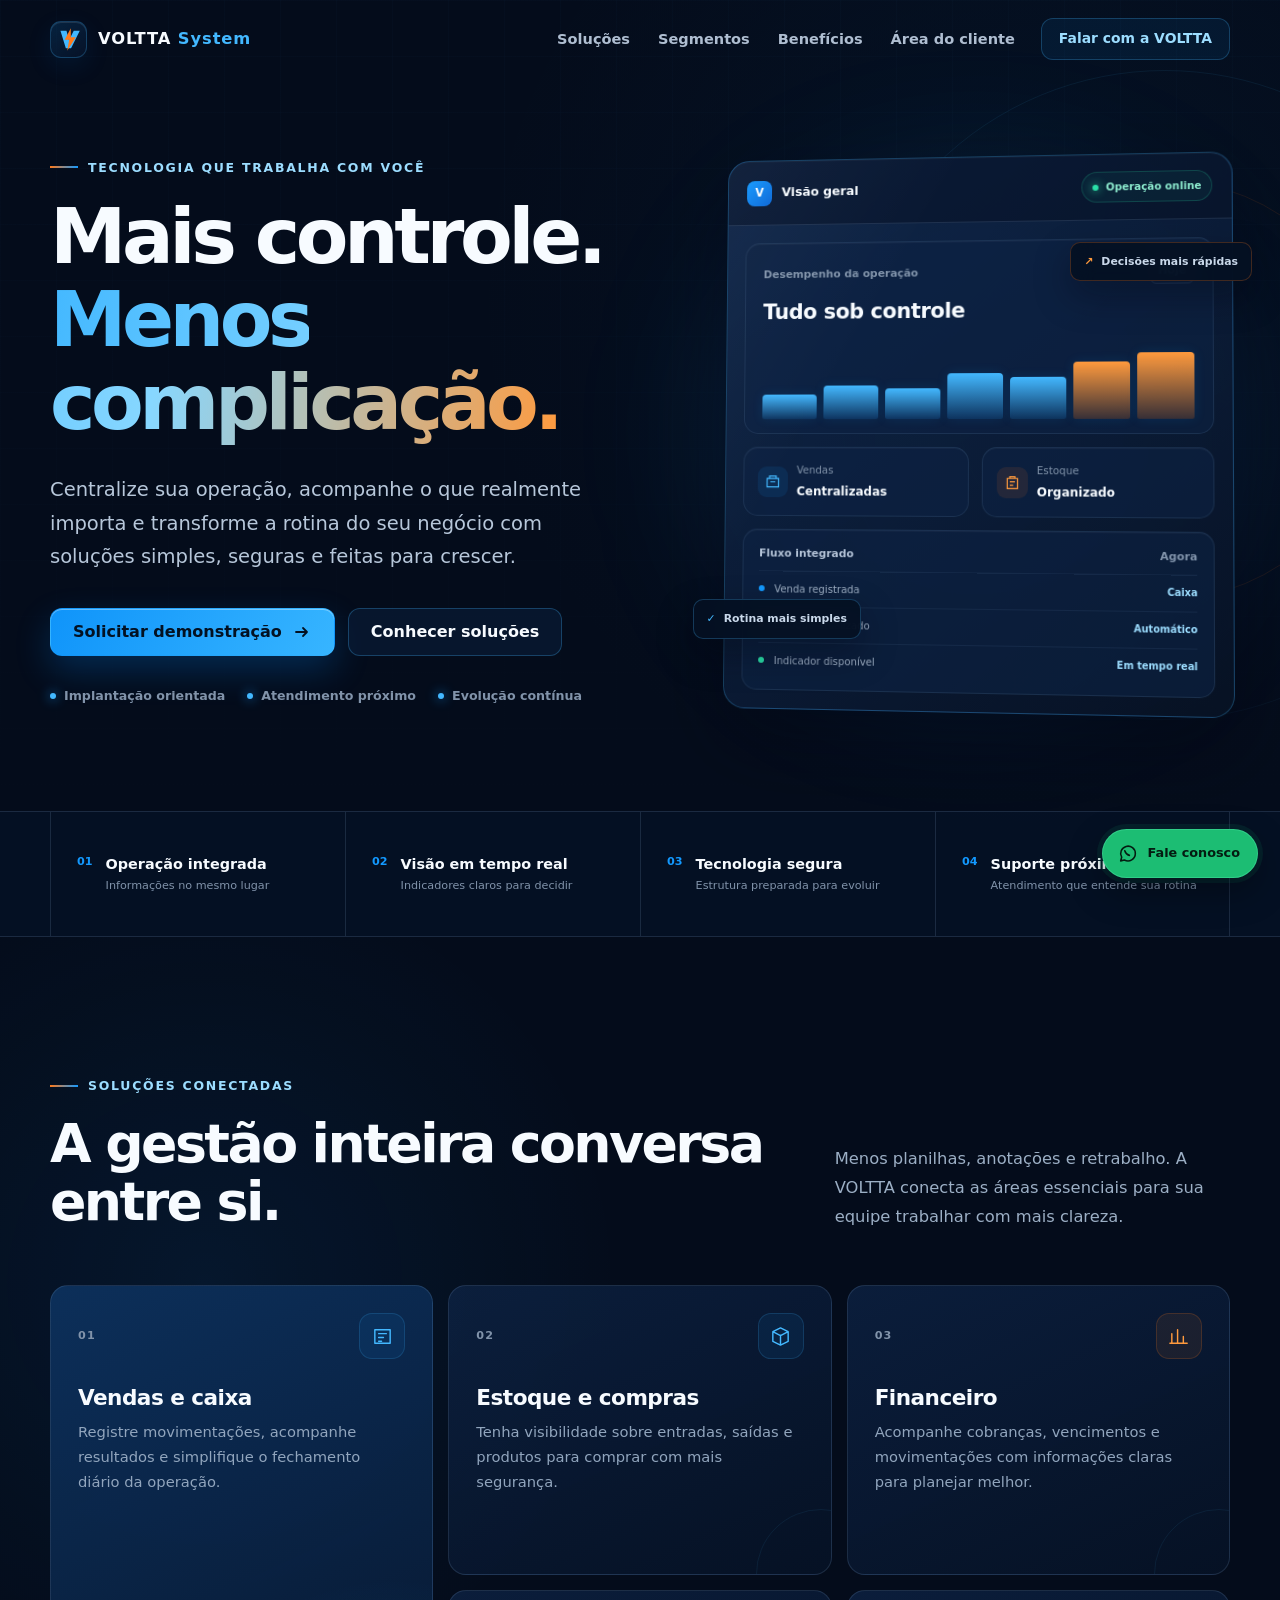
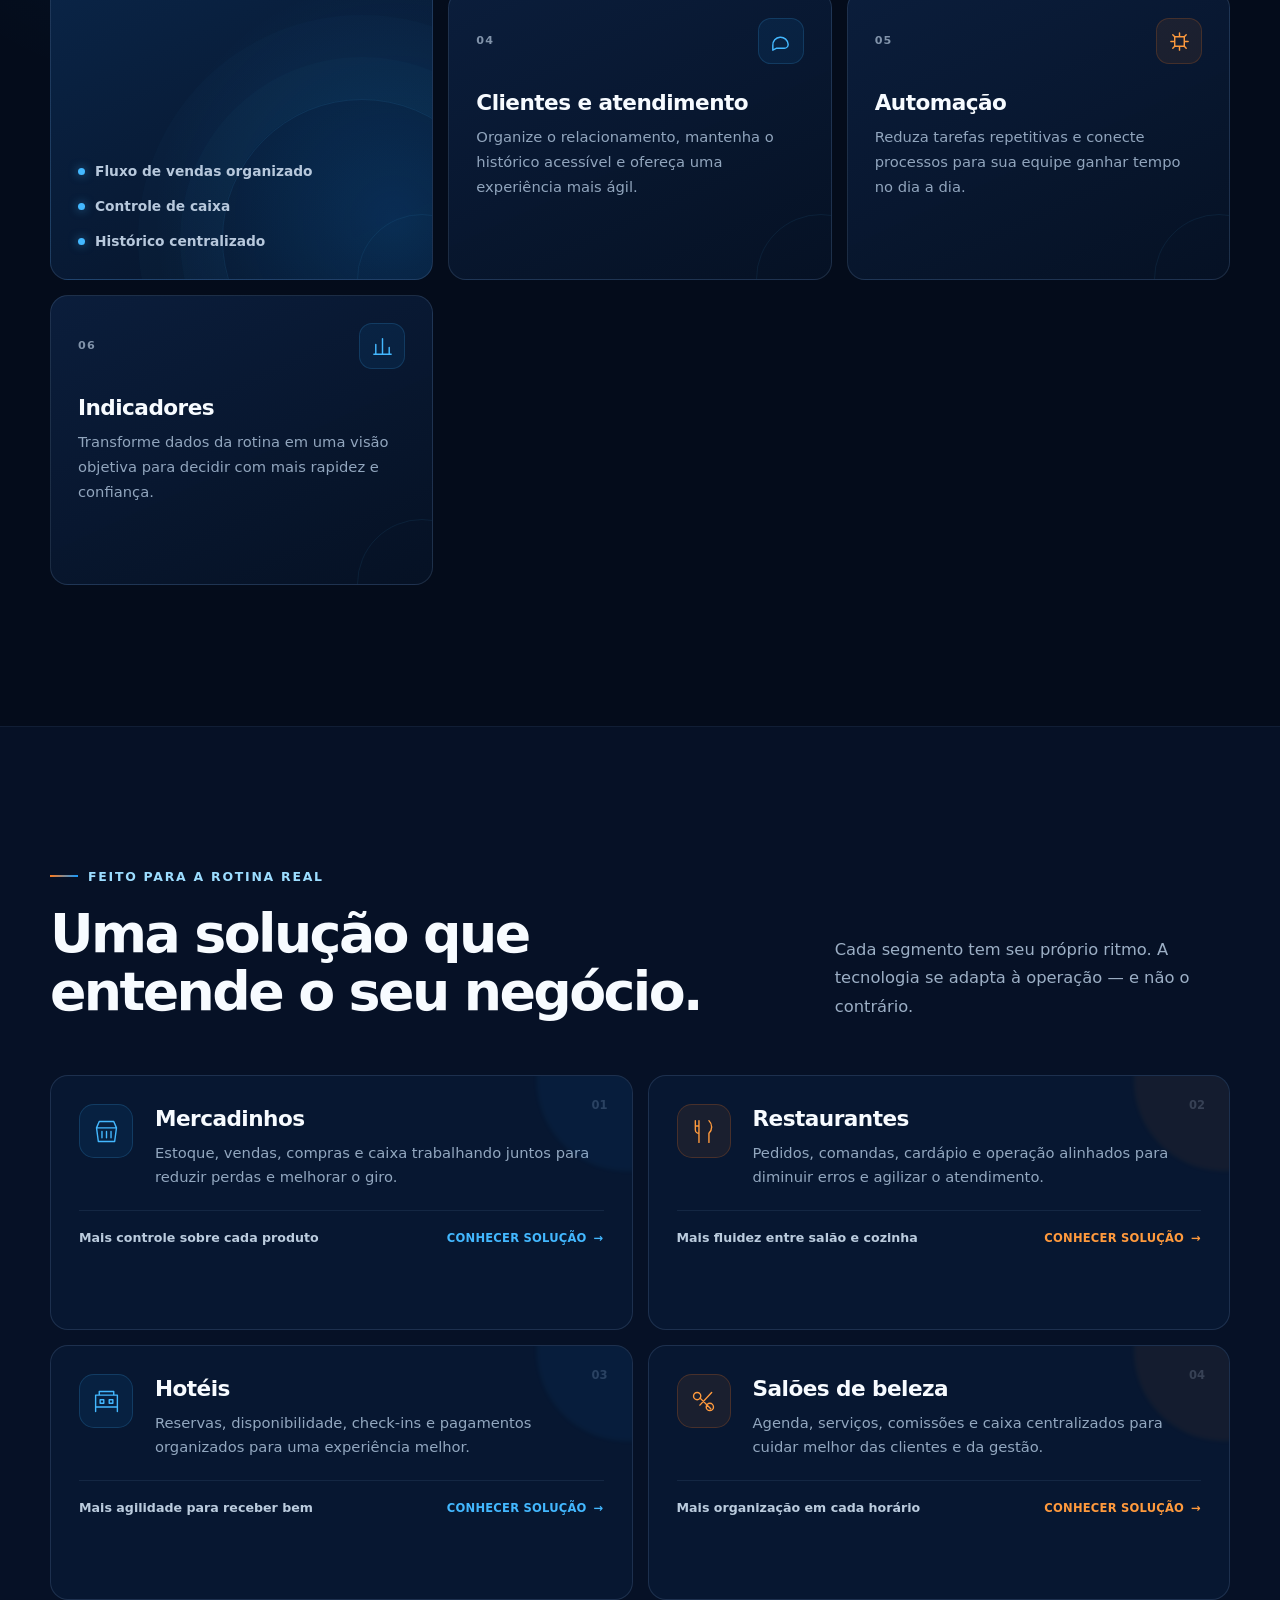
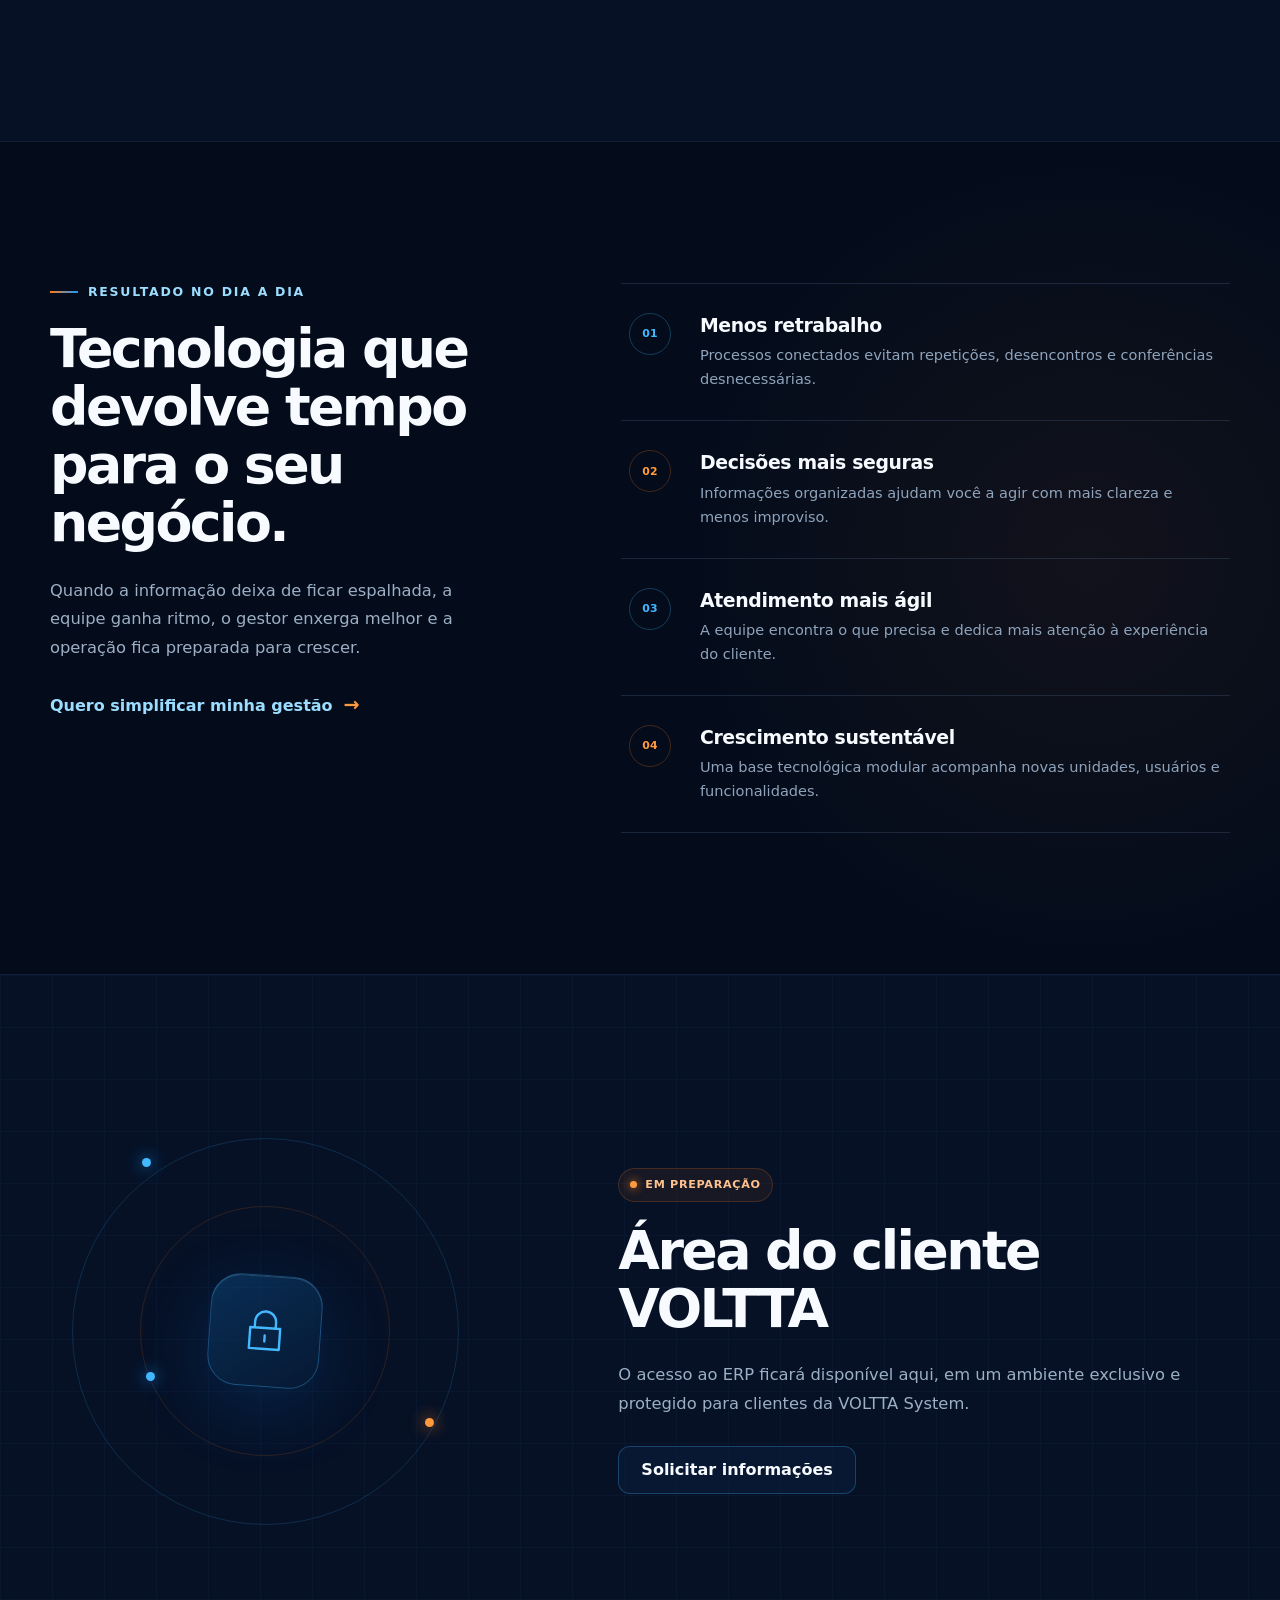
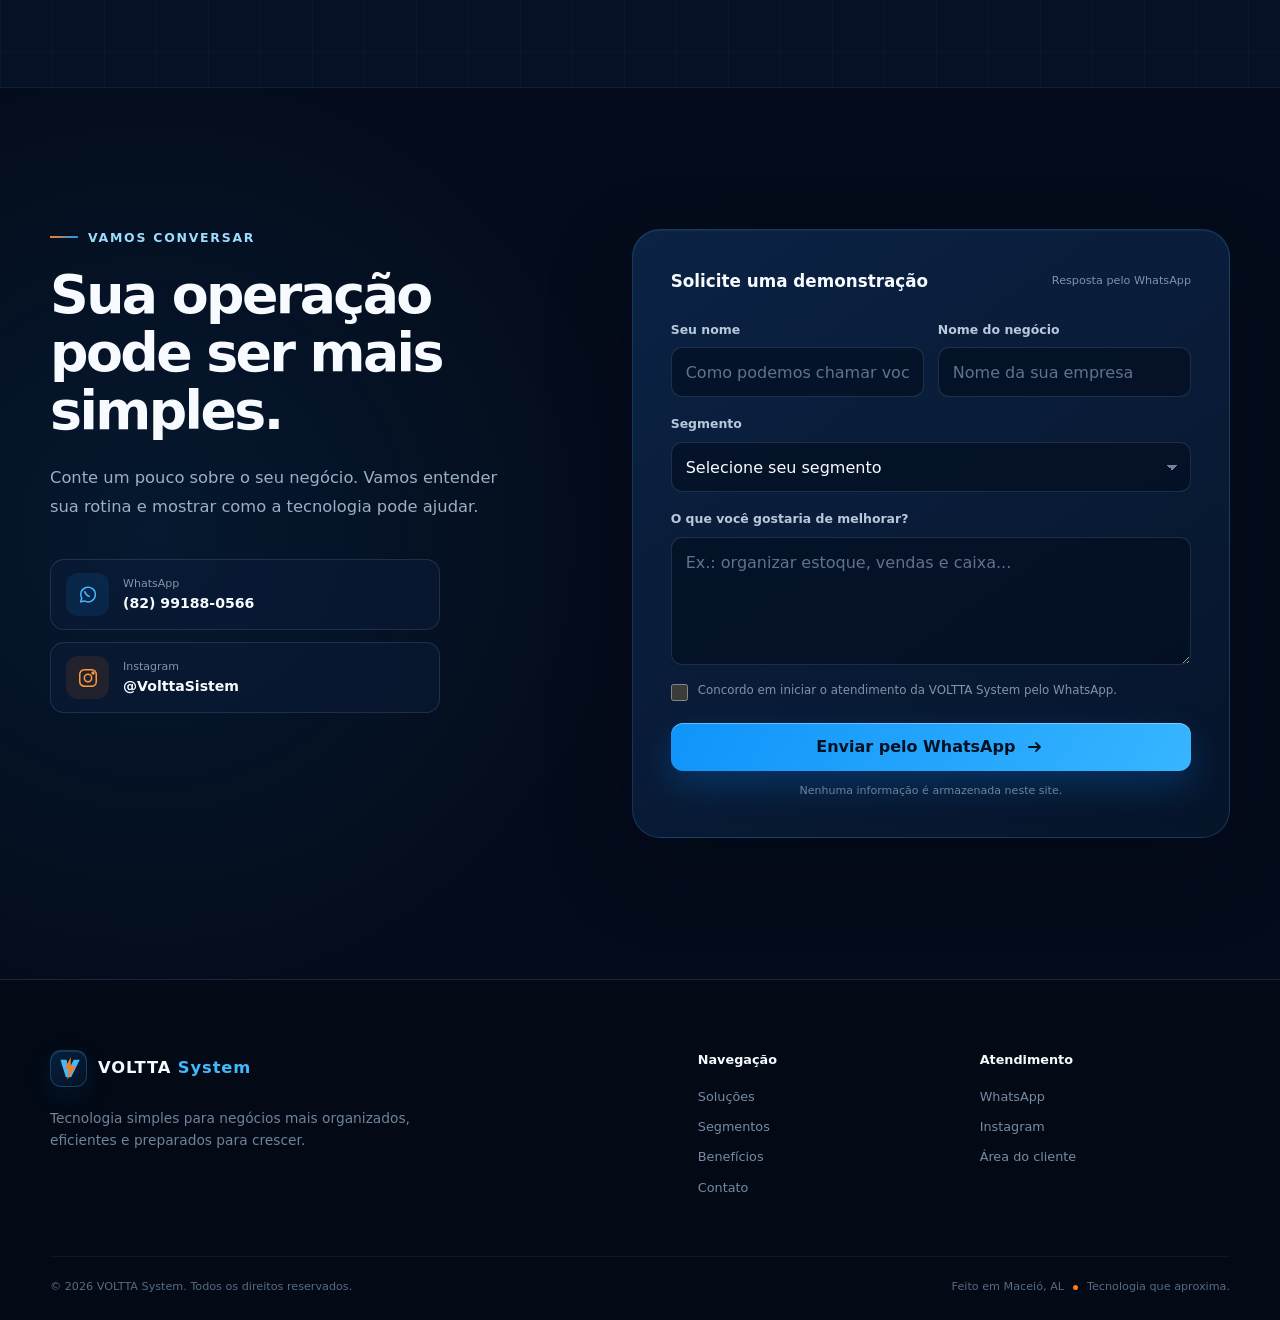
<file: index.html>
<!doctype html>
<html lang="pt-BR">
  <head>
    <meta charset="utf-8" />
    <meta name="viewport" content="width=device-width, initial-scale=1" />
    <meta
      name="description"
      content="A VOLTTA System simplifica vendas, estoque, financeiro, atendimento e gestão para mercadinhos, restaurantes, hotéis e salões de beleza."
    />
    <meta name="theme-color" content="#07142b" />
    <meta name="color-scheme" content="dark" />
    <meta name="robots" content="noindex, nofollow" />
    <meta
      http-equiv="Content-Security-Policy"
      content="default-src 'self'; base-uri 'none'; object-src 'none'; script-src 'self'; style-src 'self' 'unsafe-inline'; img-src 'self' data:; font-src 'self'; connect-src 'none'; form-action 'self'; upgrade-insecure-requests"
    />
    <link rel="icon" href="./assets/favicon.svg" type="image/svg+xml" />
    <link rel="stylesheet" href="./assets/styles.css" />
    <title>VOLTTA System | Gestão inteligente para o seu negócio</title>
  </head>
  <body>
    <a class="skip-link" href="#conteudo">Ir para o conteúdo</a>

    <header class="site-header" data-header>
      <div class="container header-inner">
        <a class="brand" href="#inicio" aria-label="VOLTTA System — início">
          <span class="brand-mark" aria-hidden="true">
            <svg viewBox="0 0 36 36" role="img">
              <path d="M8 7h7.5l3.1 12L24.5 7H32L21.2 29h-6.5L8 7Z" />
              <path class="brand-bolt" d="m20.8 4-7.5 14.2h5.6L16.4 32 27 15.2h-6.1L20.8 4Z" />
            </svg>
          </span>
          <span class="brand-name">VOLTTA <strong>System</strong></span>
        </a>

        <nav class="desktop-nav" aria-label="Navegação principal">
          <a href="#solucoes">Soluções</a>
          <a href="#segmentos">Segmentos</a>
          <a href="#beneficios">Benefícios</a>
          <a href="#portal">Área do cliente</a>
        </nav>

        <a class="button button-small header-cta" href="#contato">Falar com a VOLTTA</a>

        <button
          class="menu-toggle"
          type="button"
          aria-label="Abrir menu"
          aria-expanded="false"
          aria-controls="mobile-menu"
          data-menu-toggle
        >
          <span></span><span></span><span></span>
        </button>
      </div>

      <nav class="mobile-nav" id="mobile-menu" aria-label="Navegação móvel" data-mobile-nav hidden>
        <div class="container mobile-nav-inner">
          <a href="#solucoes">Soluções</a>
          <a href="#segmentos">Segmentos</a>
          <a href="#beneficios">Benefícios</a>
          <a href="#portal">Área do cliente</a>
          <a class="button" href="#contato">Falar com a VOLTTA</a>
        </div>
      </nav>
    </header>

    <main id="conteudo">
      <section class="hero" id="inicio" aria-labelledby="hero-title">
        <div class="hero-orbit orbit-one" aria-hidden="true"></div>
        <div class="hero-orbit orbit-two" aria-hidden="true"></div>
        <div class="container hero-grid">
          <div class="hero-copy">
            <p class="eyebrow"><span></span> Tecnologia que trabalha com você</p>
            <h1 id="hero-title">
              Mais controle.<br />
              <span>Menos complicação.</span>
            </h1>
            <p class="hero-lead">
              Centralize sua operação, acompanhe o que realmente importa e transforme a rotina do seu negócio com soluções simples, seguras e feitas para crescer.
            </p>
            <div class="hero-actions">
              <a
                class="button button-primary"
                href="https://wa.me/5582991880566?text=Ol%C3%A1%2C%20gostaria%20de%20conhecer%20as%20solu%C3%A7%C3%B5es%20da%20VOLTTA%20System."
                target="_blank"
                rel="noopener noreferrer"
              >
                Solicitar demonstração
                <svg viewBox="0 0 20 20" aria-hidden="true"><path d="M4 10h11M11 6l4 4-4 4" /></svg>
              </a>
              <a class="button button-ghost" href="#solucoes">Conhecer soluções</a>
            </div>
            <div class="hero-assurances" aria-label="Diferenciais da VOLTTA System">
              <span><i aria-hidden="true"></i> Implantação orientada</span>
              <span><i aria-hidden="true"></i> Atendimento próximo</span>
              <span><i aria-hidden="true"></i> Evolução contínua</span>
            </div>
          </div>

          <div class="product-visual" aria-label="Painel ilustrativo da plataforma VOLTTA System">
            <div class="visual-glow" aria-hidden="true"></div>
            <div class="dashboard-shell">
              <div class="dashboard-topbar">
                <div class="dashboard-brand">
                  <span class="mini-mark">V</span>
                  <span>Visão geral</span>
                </div>
                <div class="live-pill"><span></span> Operação online</div>
              </div>

              <div class="dashboard-content">
                <div class="metric-card metric-main">
                  <div class="metric-heading">
                    <span>Desempenho da operação</span>
                    <span class="metric-tag">Hoje</span>
                  </div>
                  <div class="metric-value">Tudo sob controle</div>
                  <div class="chart" aria-hidden="true">
                    <span style="--h: 34%"></span>
                    <span style="--h: 46%"></span>
                    <span style="--h: 42%"></span>
                    <span style="--h: 62%"></span>
                    <span style="--h: 56%"></span>
                    <span style="--h: 76%"></span>
                    <span style="--h: 88%"></span>
                  </div>
                </div>

                <div class="dashboard-row">
                  <div class="metric-card small-metric">
                    <span class="metric-icon blue" aria-hidden="true">
                      <svg viewBox="0 0 20 20"><path d="M3 6h14v10H3zM6 6V3h8v3M7 10h6" /></svg>
                    </span>
                    <span>Vendas</span>
                    <strong>Centralizadas</strong>
                  </div>
                  <div class="metric-card small-metric">
                    <span class="metric-icon orange" aria-hidden="true">
                      <svg viewBox="0 0 20 20"><path d="M4 5h12v12H4zM7 5V3h6v2M7 9h6M7 13h4" /></svg>
                    </span>
                    <span>Estoque</span>
                    <strong>Organizado</strong>
                  </div>
                </div>

                <div class="activity-card">
                  <div class="activity-head"><span>Fluxo integrado</span><span>Agora</span></div>
                  <div class="activity-line"><i class="activity-icon sale"></i><span>Venda registrada</span><b>Caixa</b></div>
                  <div class="activity-line"><i class="activity-icon stock"></i><span>Estoque atualizado</span><b>Automático</b></div>
                  <div class="activity-line"><i class="activity-icon insight"></i><span>Indicador disponível</span><b>Em tempo real</b></div>
                </div>
              </div>
            </div>
            <div class="floating-chip chip-one"><span>✓</span> Rotina mais simples</div>
            <div class="floating-chip chip-two"><span>↗</span> Decisões mais rápidas</div>
          </div>
        </div>
      </section>

      <section class="signal-strip" aria-label="Pilares da solução">
        <div class="container signal-grid">
          <div><span>01</span><strong>Operação integrada</strong><small>Informações no mesmo lugar</small></div>
          <div><span>02</span><strong>Visão em tempo real</strong><small>Indicadores claros para decidir</small></div>
          <div><span>03</span><strong>Tecnologia segura</strong><small>Estrutura preparada para evoluir</small></div>
          <div><span>04</span><strong>Suporte próximo</strong><small>Atendimento que entende sua rotina</small></div>
        </div>
      </section>

      <section class="section solutions" id="solucoes" aria-labelledby="solutions-title">
        <div class="container">
          <div class="section-heading reveal">
            <div>
              <p class="eyebrow"><span></span> Soluções conectadas</p>
              <h2 id="solutions-title">A gestão inteira conversa entre si.</h2>
            </div>
            <p>
              Menos planilhas, anotações e retrabalho. A VOLTTA conecta as áreas essenciais para sua equipe trabalhar com mais clareza.
            </p>
          </div>

          <div class="solutions-grid">
            <article class="solution-card featured reveal">
              <div class="card-top">
                <span class="card-number">01</span>
                <span class="card-icon" aria-hidden="true">
                  <svg viewBox="0 0 24 24"><path d="M4 5h16v14H4zM8 9h8M8 13h5M8 17h3" /></svg>
                </span>
              </div>
              <h3>Vendas e caixa</h3>
              <p>Registre movimentações, acompanhe resultados e simplifique o fechamento diário da operação.</p>
              <ul><li>Fluxo de vendas organizado</li><li>Controle de caixa</li><li>Histórico centralizado</li></ul>
            </article>

            <article class="solution-card reveal">
              <div class="card-top"><span class="card-number">02</span><span class="card-icon" aria-hidden="true"><svg viewBox="0 0 24 24"><path d="m4 7 8-4 8 4-8 4-8-4Zm0 0v10l8 4 8-4V7M12 11v10" /></svg></span></div>
              <h3>Estoque e compras</h3>
              <p>Tenha visibilidade sobre entradas, saídas e produtos para comprar com mais segurança.</p>
            </article>

            <article class="solution-card reveal">
              <div class="card-top"><span class="card-number">03</span><span class="card-icon orange" aria-hidden="true"><svg viewBox="0 0 24 24"><path d="M4 19V9m6 10V5m6 14v-7m4 7H2" /></svg></span></div>
              <h3>Financeiro</h3>
              <p>Acompanhe cobranças, vencimentos e movimentações com informações claras para planejar melhor.</p>
            </article>

            <article class="solution-card reveal">
              <div class="card-top"><span class="card-number">04</span><span class="card-icon" aria-hidden="true"><svg viewBox="0 0 24 24"><path d="M20 15a4 4 0 0 1-4 4H8l-4 2v-5a7 7 0 1 1 16-1Z" /></svg></span></div>
              <h3>Clientes e atendimento</h3>
              <p>Organize o relacionamento, mantenha o histórico acessível e ofereça uma experiência mais ágil.</p>
            </article>

            <article class="solution-card reveal">
              <div class="card-top"><span class="card-number">05</span><span class="card-icon orange" aria-hidden="true"><svg viewBox="0 0 24 24"><path d="M7 7h10v10H7zM3 12h4m10 0h4M12 3v4m0 10v4M5 5l2 2m10 10 2 2M19 5l-2 2M7 17l-2 2" /></svg></span></div>
              <h3>Automação</h3>
              <p>Reduza tarefas repetitivas e conecte processos para sua equipe ganhar tempo no dia a dia.</p>
            </article>

            <article class="solution-card reveal">
              <div class="card-top"><span class="card-number">06</span><span class="card-icon" aria-hidden="true"><svg viewBox="0 0 24 24"><path d="M5 20V10m7 10V4m7 16v-7M3 20h18" /></svg></span></div>
              <h3>Indicadores</h3>
              <p>Transforme dados da rotina em uma visão objetiva para decidir com mais rapidez e confiança.</p>
            </article>
          </div>
        </div>
      </section>

      <section class="section segments" id="segmentos" aria-labelledby="segments-title">
        <div class="container">
          <div class="section-heading reveal">
            <div>
              <p class="eyebrow"><span></span> Feito para a rotina real</p>
              <h2 id="segments-title">Uma solução que entende o seu negócio.</h2>
            </div>
            <p>Cada segmento tem seu próprio ritmo. A tecnologia se adapta à operação — e não o contrário.</p>
          </div>

          <div class="segments-grid">
            <a class="segment-card market reveal" href="./segmentos/mercadinhos/" aria-label="Conhecer a solução VOLTTA para mercadinhos">
              <div class="segment-index">01</div>
              <div class="segment-icon" aria-hidden="true"><svg viewBox="0 0 32 32"><path d="M5 12h22l-2 15H7L5 12Zm3-7h16l3 7H5l3-7ZM11 16v7m5-7v7m5-7v7" /></svg></div>
              <div><h3>Mercadinhos</h3><p>Estoque, vendas, compras e caixa trabalhando juntos para reduzir perdas e melhorar o giro.</p></div>
              <span class="segment-result"><span>Mais controle sobre cada produto</span><strong>Conhecer solução <i aria-hidden="true">→</i></strong></span>
            </a>

            <a class="segment-card restaurant reveal" href="./segmentos/restaurantes/" aria-label="Conhecer a solução VOLTTA para restaurantes">
              <div class="segment-index">02</div>
              <div class="segment-icon" aria-hidden="true"><svg viewBox="0 0 32 32"><path d="M7 4v10a4 4 0 0 0 4 4V4m-4 6h4m0 8v10M22 4c4 4 4 10 0 14v10" /></svg></div>
              <div><h3>Restaurantes</h3><p>Pedidos, comandas, cardápio e operação alinhados para diminuir erros e agilizar o atendimento.</p></div>
              <span class="segment-result"><span>Mais fluidez entre salão e cozinha</span><strong>Conhecer solução <i aria-hidden="true">→</i></strong></span>
            </a>

            <a class="segment-card hotel reveal" href="./segmentos/hoteis/" aria-label="Conhecer a solução VOLTTA para hotéis">
              <div class="segment-index">03</div>
              <div class="segment-icon" aria-hidden="true"><svg viewBox="0 0 32 32"><path d="M4 27V9h24v18M8 9V5h16v4M4 22h24M9 14h4v4H9zm10 0h4v4h-4z" /></svg></div>
              <div><h3>Hotéis</h3><p>Reservas, disponibilidade, check-ins e pagamentos organizados para uma experiência melhor.</p></div>
              <span class="segment-result"><span>Mais agilidade para receber bem</span><strong>Conhecer solução <i aria-hidden="true">→</i></strong></span>
            </a>

            <a class="segment-card beauty reveal" href="./segmentos/saloes-de-beleza/" aria-label="Conhecer a solução VOLTTA para salões de beleza">
              <div class="segment-index">04</div>
              <div class="segment-icon" aria-hidden="true"><svg viewBox="0 0 32 32"><path d="M9 6a4 4 0 1 0 0 8 4 4 0 0 0 0-8Zm14 12a4 4 0 1 0 0 8 4 4 0 0 0 0-8ZM12 12l12 12M12 20 25 6" /></svg></div>
              <div><h3>Salões de beleza</h3><p>Agenda, serviços, comissões e caixa centralizados para cuidar melhor das clientes e da gestão.</p></div>
              <span class="segment-result"><span>Mais organização em cada horário</span><strong>Conhecer solução <i aria-hidden="true">→</i></strong></span>
            </a>
          </div>
        </div>
      </section>

      <section class="section benefits" id="beneficios" aria-labelledby="benefits-title">
        <div class="container benefits-grid">
          <div class="benefits-copy reveal">
            <p class="eyebrow"><span></span> Resultado no dia a dia</p>
            <h2 id="benefits-title">Tecnologia que devolve tempo para o seu negócio.</h2>
            <p>
              Quando a informação deixa de ficar espalhada, a equipe ganha ritmo, o gestor enxerga melhor e a operação fica preparada para crescer.
            </p>
            <a class="text-link" href="#contato">Quero simplificar minha gestão <span>→</span></a>
          </div>

          <div class="benefits-list">
            <article class="benefit-item reveal">
              <span>01</span><div><h3>Menos retrabalho</h3><p>Processos conectados evitam repetições, desencontros e conferências desnecessárias.</p></div>
            </article>
            <article class="benefit-item reveal">
              <span>02</span><div><h3>Decisões mais seguras</h3><p>Informações organizadas ajudam você a agir com mais clareza e menos improviso.</p></div>
            </article>
            <article class="benefit-item reveal">
              <span>03</span><div><h3>Atendimento mais ágil</h3><p>A equipe encontra o que precisa e dedica mais atenção à experiência do cliente.</p></div>
            </article>
            <article class="benefit-item reveal">
              <span>04</span><div><h3>Crescimento sustentável</h3><p>Uma base tecnológica modular acompanha novas unidades, usuários e funcionalidades.</p></div>
            </article>
          </div>
        </div>
      </section>

      <section class="section portal" id="portal" aria-labelledby="portal-title">
        <div class="container portal-shell">
          <div class="portal-graphic reveal" aria-hidden="true">
            <div class="portal-ring ring-a"></div>
            <div class="portal-ring ring-b"></div>
            <div class="portal-lock">
              <svg viewBox="0 0 32 32"><path d="M9 14v-4a7 7 0 0 1 14 0v4M6 14h20v14H6zM16 19v4" /></svg>
            </div>
          </div>
          <div class="portal-copy reveal">
            <span class="status-badge"><i></i> Em preparação</span>
            <h2 id="portal-title">Área do cliente VOLTTA</h2>
            <p>
              O acesso ao ERP ficará disponível aqui, em um ambiente exclusivo e protegido para clientes da VOLTTA System.
            </p>
            <a class="button button-ghost portal-button" href="#contato">Solicitar informações</a>
          </div>
        </div>
      </section>

      <section class="section contact" id="contato" aria-labelledby="contact-title">
        <div class="container contact-grid">
          <div class="contact-copy reveal">
            <p class="eyebrow"><span></span> Vamos conversar</p>
            <h2 id="contact-title">Sua operação pode ser mais simples.</h2>
            <p>Conte um pouco sobre o seu negócio. Vamos entender sua rotina e mostrar como a tecnologia pode ajudar.</p>

            <div class="contact-channels">
              <a href="https://wa.me/5582991880566" target="_blank" rel="noopener noreferrer">
                <span class="channel-icon" aria-hidden="true"><svg viewBox="0 0 24 24"><path d="M20 11.5a8 8 0 0 1-11.9 7L4 19.5l1.1-4A8 8 0 1 1 20 11.5Z" /><path d="M8.5 8.5c.8 3 2 4.2 5 5" /></svg></span>
                <span><small>WhatsApp</small><strong>(82) 99188-0566</strong></span>
              </a>
              <a href="https://www.instagram.com/volttasistem/" target="_blank" rel="noopener noreferrer">
                <span class="channel-icon orange" aria-hidden="true"><svg viewBox="0 0 24 24"><rect x="3" y="3" width="18" height="18" rx="5" /><circle cx="12" cy="12" r="4" /><circle cx="17.5" cy="6.5" r="1" /></svg></span>
                <span><small>Instagram</small><strong>@VolttaSistem</strong></span>
              </a>
            </div>
          </div>

          <form class="contact-form reveal" data-contact-form>
            <div class="form-heading">
              <span>Solicite uma demonstração</span>
              <small>Resposta pelo WhatsApp</small>
            </div>

            <div class="field-row">
              <label class="field">
                <span>Seu nome</span>
                <input type="text" name="name" autocomplete="name" minlength="2" maxlength="80" placeholder="Como podemos chamar você?" required />
              </label>
              <label class="field">
                <span>Nome do negócio</span>
                <input type="text" name="business" autocomplete="organization" maxlength="100" placeholder="Nome da sua empresa" />
              </label>
            </div>

            <label class="field">
              <span>Segmento</span>
              <select name="segment" required>
                <option value="" selected disabled>Selecione seu segmento</option>
                <option>Mercadinho</option>
                <option>Restaurante</option>
                <option>Hotel</option>
                <option>Salão de beleza</option>
                <option>Outro segmento</option>
              </select>
            </label>

            <label class="field">
              <span>O que você gostaria de melhorar?</span>
              <textarea name="message" rows="4" minlength="10" maxlength="600" placeholder="Ex.: organizar estoque, vendas e caixa..." required></textarea>
            </label>

            <label class="consent">
              <input type="checkbox" name="consent" required />
              <span>Concordo em iniciar o atendimento da VOLTTA System pelo WhatsApp.</span>
            </label>

            <button class="button button-primary form-submit" type="submit">
              Enviar pelo WhatsApp
              <svg viewBox="0 0 20 20" aria-hidden="true"><path d="M4 10h11M11 6l4 4-4 4" /></svg>
            </button>
            <p class="form-note" data-form-note aria-live="polite">Nenhuma informação é armazenada neste site.</p>
          </form>
        </div>
      </section>
    </main>

    <a
      class="whatsapp-float"
      href="https://wa.me/5582991880566?text=Ol%C3%A1%2C%20vim%20pelo%20site%20da%20VOLTTA%20System."
      target="_blank"
      rel="noopener noreferrer"
      aria-label="Falar com a VOLTTA System pelo WhatsApp"
    >
      <svg viewBox="0 0 24 24" aria-hidden="true"><path d="M20 11.5a8 8 0 0 1-11.9 7L4 19.5l1.1-4A8 8 0 1 1 20 11.5Z" /><path d="M8.5 8.5c.8 3 2 4.2 5 5" /></svg>
      <span>Fale conosco</span>
    </a>

    <footer class="site-footer">
      <div class="container footer-grid">
        <div>
          <a class="brand footer-brand" href="#inicio" aria-label="VOLTTA System — início">
            <span class="brand-mark" aria-hidden="true"><svg viewBox="0 0 36 36"><path d="M8 7h7.5l3.1 12L24.5 7H32L21.2 29h-6.5L8 7Z" /><path class="brand-bolt" d="m20.8 4-7.5 14.2h5.6L16.4 32 27 15.2h-6.1L20.8 4Z" /></svg></span>
            <span class="brand-name">VOLTTA <strong>System</strong></span>
          </a>
          <p>Tecnologia simples para negócios mais organizados, eficientes e preparados para crescer.</p>
        </div>
        <div class="footer-links">
          <strong>Navegação</strong>
          <a href="#solucoes">Soluções</a><a href="#segmentos">Segmentos</a><a href="#beneficios">Benefícios</a><a href="#contato">Contato</a>
        </div>
        <div class="footer-links">
          <strong>Atendimento</strong>
          <a href="https://wa.me/5582991880566" target="_blank" rel="noopener noreferrer">WhatsApp</a>
          <a href="https://www.instagram.com/volttasistem/" target="_blank" rel="noopener noreferrer">Instagram</a>
          <a href="#portal">Área do cliente</a>
        </div>
      </div>
      <div class="container footer-bottom">
        <span>© <span data-current-year>2026</span> VOLTTA System. Todos os direitos reservados.</span>
        <span>Feito em Maceió, AL <i aria-hidden="true"></i> Tecnologia que aproxima.</span>
      </div>
    </footer>

    <script src="./assets/script.js" defer></script>
  </body>
</html>
</file>
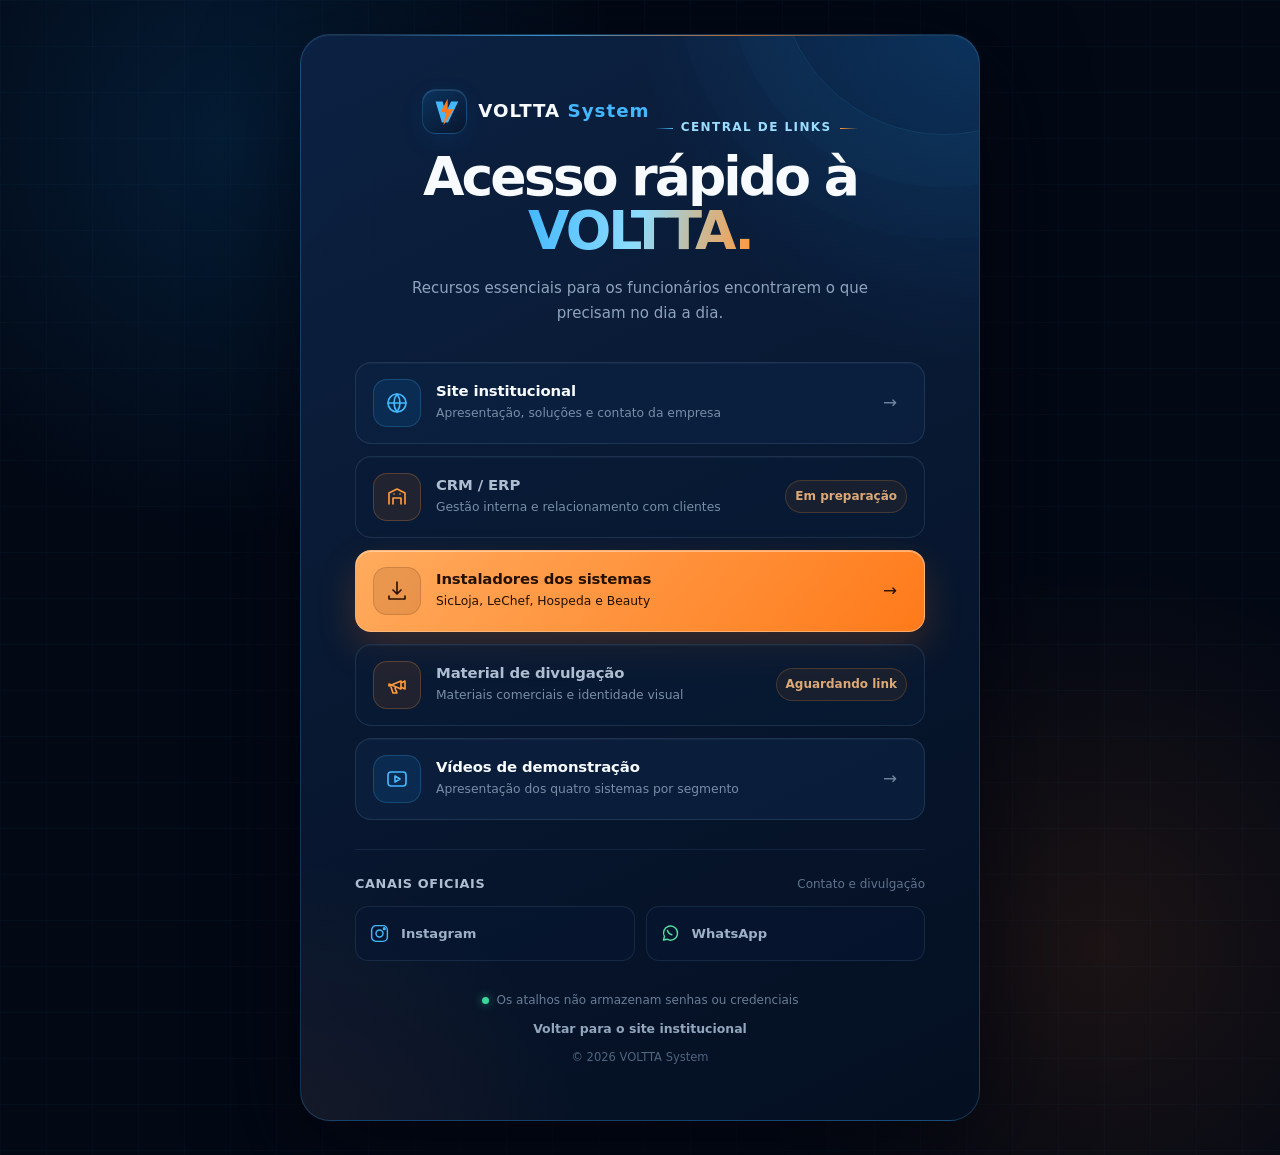
<file: links/index.html>
<!doctype html>
<html lang="pt-BR">
  <head>
    <meta charset="utf-8" />
    <meta name="viewport" content="width=device-width, initial-scale=1" />
    <meta
      name="description"
      content="Central de acesso rápido aos sites, sistemas, instaladores, materiais e vídeos da VOLTTA System."
    />
    <meta name="theme-color" content="#07142b" />
    <meta name="color-scheme" content="dark" />
    <meta name="robots" content="noindex, nofollow" />
    <meta name="referrer" content="strict-origin-when-cross-origin" />
    <meta
      http-equiv="Content-Security-Policy"
      content="default-src 'self'; base-uri 'none'; object-src 'none'; script-src 'self'; style-src 'self' 'unsafe-inline'; img-src 'self' data:; font-src 'self'; connect-src 'none'; form-action 'none'; upgrade-insecure-requests"
    />
    <link rel="icon" href="../assets/favicon.svg" type="image/svg+xml" />
    <link rel="stylesheet" href="../assets/styles.css" />
    <link rel="stylesheet" href="../assets/links.css" />
    <title>Central de links | VOLTTA System</title>
  </head>
  <body class="links-page">
    <a class="skip-link" href="#conteudo">Ir para os links</a>

    <main class="links-main" id="conteudo">
      <section class="links-panel" aria-labelledby="links-title">
        <header class="links-branding">
          <a class="brand" href="../" target="_blank" rel="noopener noreferrer" aria-label="Abrir o site da VOLTTA System">
            <span class="brand-mark" aria-hidden="true">
              <svg viewBox="0 0 36 36"><path d="M8 7h7.5l3.1 12L24.5 7H32L21.2 29h-6.5L8 7Z" /><path class="brand-bolt" d="m20.8 4-7.5 14.2h5.6L16.4 32 27 15.2h-6.1L20.8 4Z" /></svg>
            </span>
            <span class="brand-name">VOLTTA <strong>System</strong></span>
          </a>
          <p class="links-kicker">Central de links</p>
          <h1 id="links-title">Acesso rápido à <span>VOLTTA.</span></h1>
          <p class="links-intro">Recursos essenciais para os funcionários encontrarem o que precisam no dia a dia.</p>
        </header>

        <nav class="links-directory" aria-label="Recursos da VOLTTA System">
          <a class="hub-link reveal" href="../" target="_blank" rel="noopener noreferrer">
            <span class="hub-icon" aria-hidden="true">
              <svg viewBox="0 0 24 24"><circle cx="12" cy="12" r="9" /><path d="M3 12h18M12 3a15 15 0 0 1 0 18M12 3a15 15 0 0 0 0 18" /></svg>
            </span>
            <span class="hub-copy"><strong>Site institucional</strong><small>Apresentação, soluções e contato da empresa</small></span>
            <span class="hub-arrow" aria-hidden="true">→</span>
          </a>

          <div class="hub-link is-disabled reveal" role="link" aria-disabled="true">
            <span class="hub-icon orange" aria-hidden="true">
              <svg viewBox="0 0 24 24"><path d="M4 19V8l8-4 8 4v11M8 19v-6h8v6M9 9h.01M15 9h.01" /></svg>
            </span>
            <span class="hub-copy"><strong>CRM / ERP</strong><small>Gestão interna e relacionamento com clientes</small></span>
            <em class="hub-status">Em preparação</em>
          </div>

          <a class="hub-link is-featured reveal" href="https://drive.google.com/drive/folders/1bPe6ni17hlSgeYnoFNG5uu0XjsSJlCdX" target="_blank" rel="noopener noreferrer">
            <span class="hub-icon" aria-hidden="true">
              <svg viewBox="0 0 24 24"><path d="M12 3v12m0 0 4-4m-4 4-4-4M4 17v3h16v-3" /></svg>
            </span>
            <span class="hub-copy"><strong>Instaladores dos sistemas</strong><small>SicLoja, LeChef, Hospeda e Beauty</small></span>
            <span class="hub-arrow" aria-hidden="true">→</span>
          </a>

          <div class="hub-link is-disabled reveal" role="link" aria-disabled="true">
            <span class="hub-icon orange" aria-hidden="true">
              <svg viewBox="0 0 24 24"><path d="m4 13 12-5v8L4 11v2Zm12-3 4-2v8l-4-2M6 14l2 6h4l-2-5" /></svg>
            </span>
            <span class="hub-copy"><strong>Material de divulgação</strong><small>Materiais comerciais e identidade visual</small></span>
            <em class="hub-status">Aguardando link</em>
          </div>

          <a class="hub-link reveal" href="https://drive.google.com/drive/folders/18MZ8T0EFZQSwxoZyhiBWPR0p6wlA7a73" target="_blank" rel="noopener noreferrer">
            <span class="hub-icon" aria-hidden="true">
              <svg viewBox="0 0 24 24"><rect x="3" y="5" width="18" height="14" rx="3" /><path d="m10 9 5 3-5 3V9Z" /></svg>
            </span>
            <span class="hub-copy"><strong>Vídeos de demonstração</strong><small>Apresentação dos quatro sistemas por segmento</small></span>
            <span class="hub-arrow" aria-hidden="true">→</span>
          </a>
        </nav>

        <section class="links-channels" aria-labelledby="channels-title">
          <div class="links-channels-heading">
            <h2 id="channels-title">Canais oficiais</h2>
            <span>Contato e divulgação</span>
          </div>
          <div class="channel-links">
            <a class="channel-link" href="https://www.instagram.com/volttasistem/" target="_blank" rel="noopener noreferrer">
              <svg viewBox="0 0 24 24" aria-hidden="true"><rect x="3" y="3" width="18" height="18" rx="5" /><circle cx="12" cy="12" r="4" /><circle cx="17.5" cy="6.5" r="1" /></svg>
              Instagram
            </a>
            <a class="channel-link" href="https://wa.me/5582991880566" target="_blank" rel="noopener noreferrer">
              <svg viewBox="0 0 24 24" aria-hidden="true"><path d="M20 11.5a8 8 0 0 1-11.9 7L4 19.5l1.1-4A8 8 0 1 1 20 11.5Z" /><path d="M8.5 8.5c.8 3 2 4.2 5 5" /></svg>
              WhatsApp
            </a>
          </div>
        </section>

        <footer class="links-footer">
          <span class="links-security">Os atalhos não armazenam senhas ou credenciais</span>
          <a href="../">Voltar para o site institucional</a>
          <span class="links-copyright">© <span data-current-year>2026</span> VOLTTA System</span>
        </footer>
      </section>
    </main>

    <script src="../assets/script.js" defer></script>
  </body>
</html>
</file>
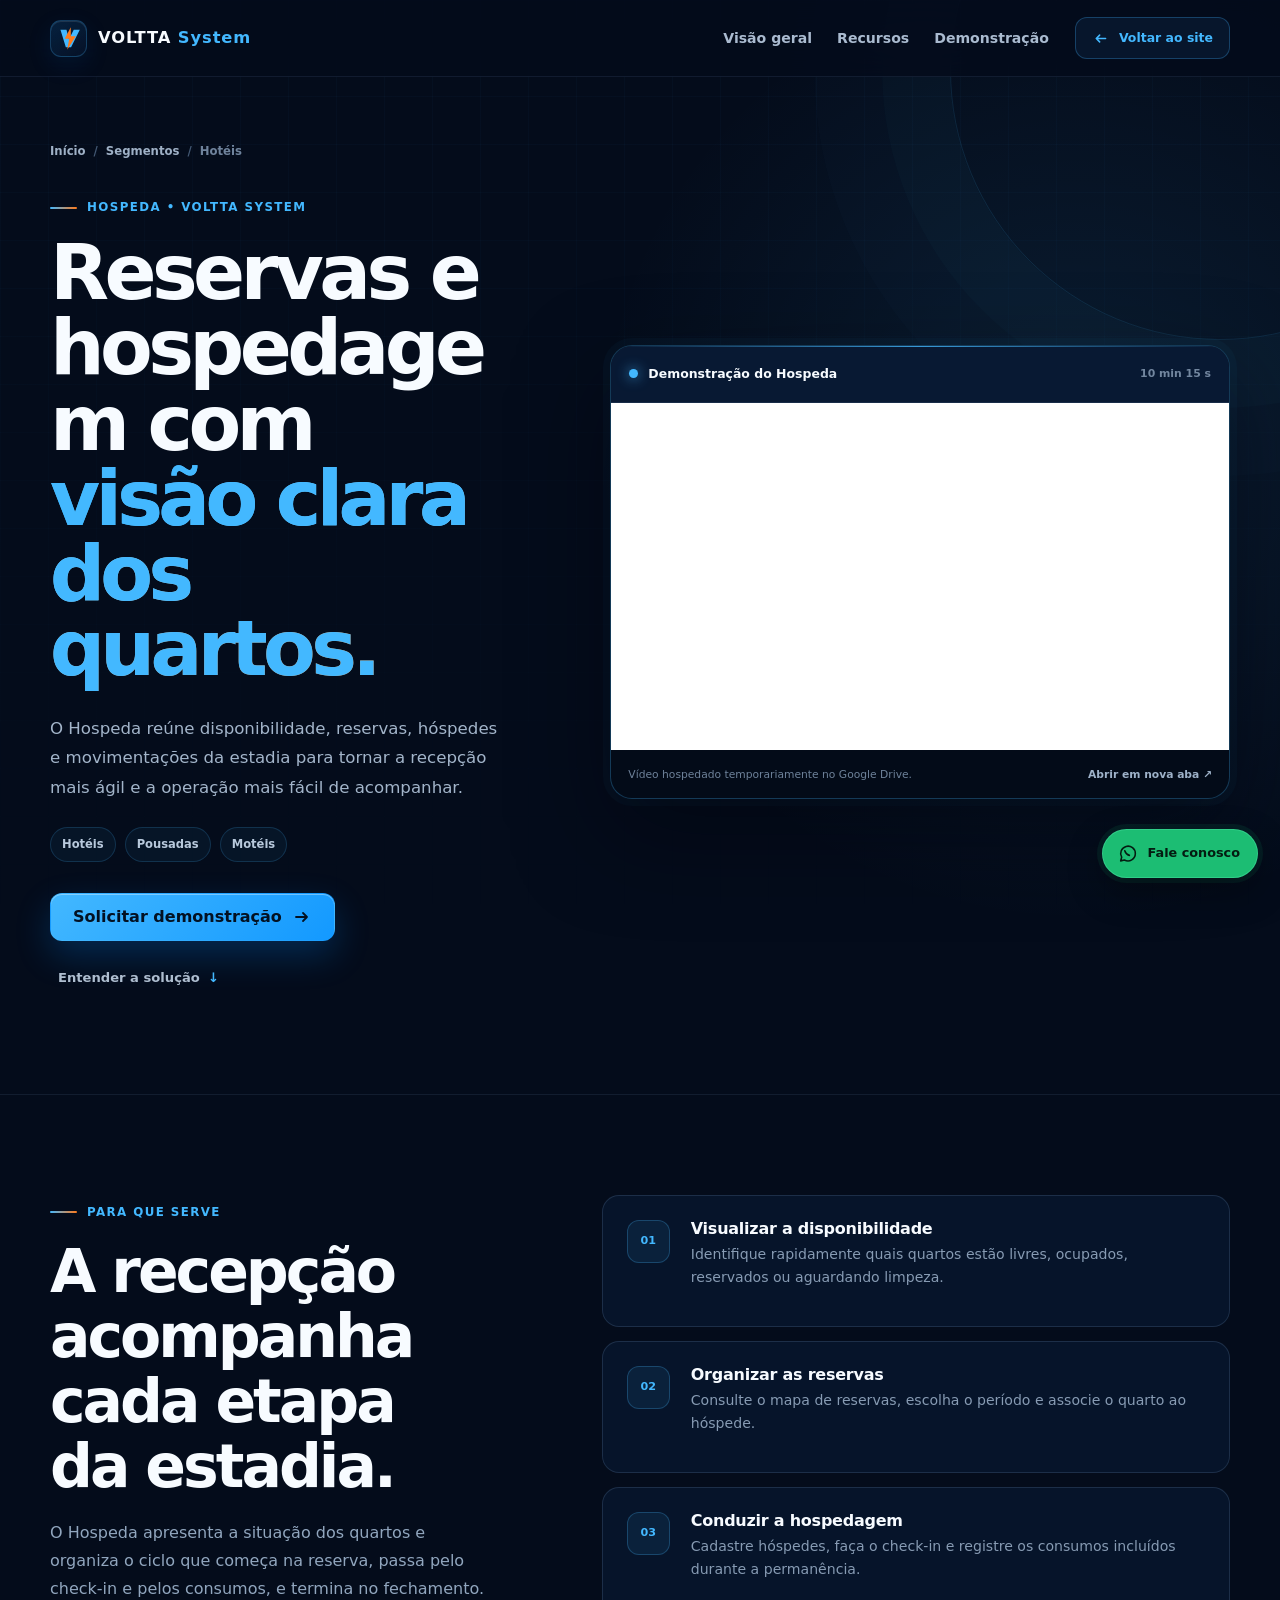
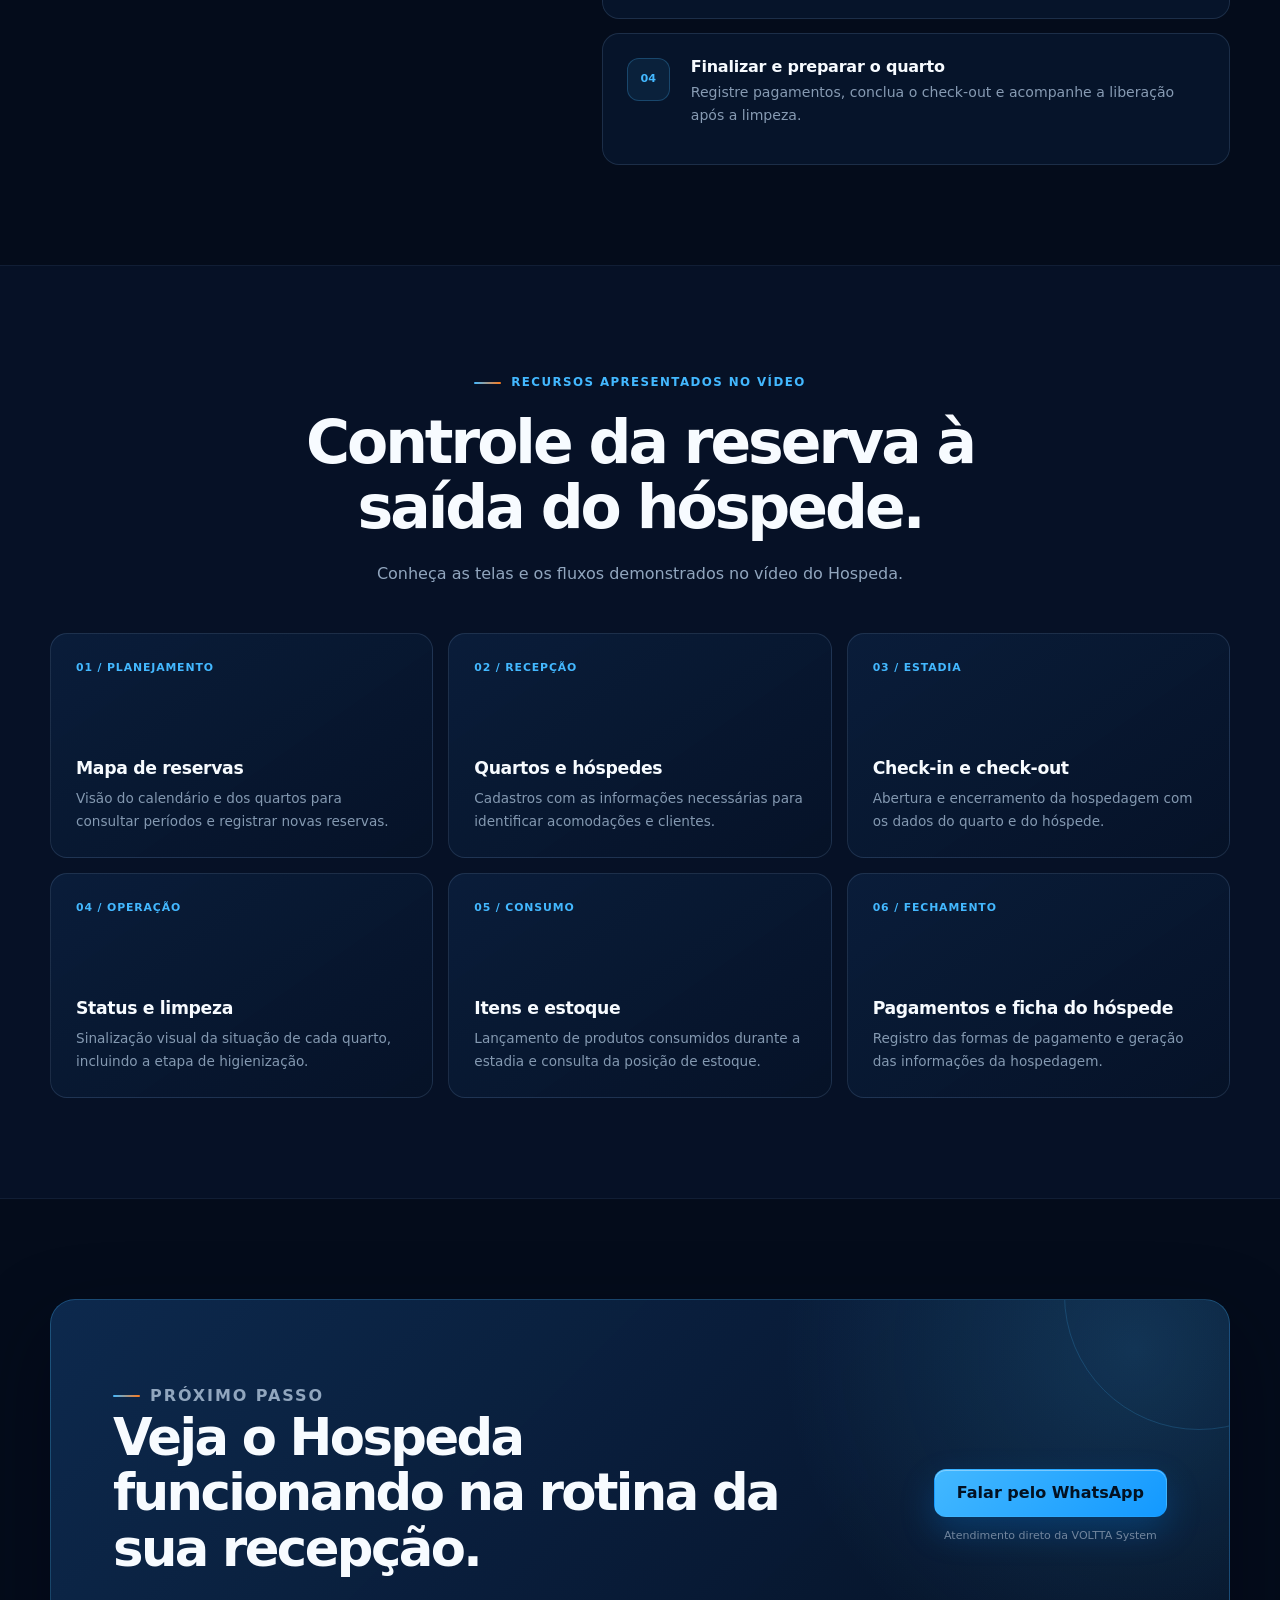
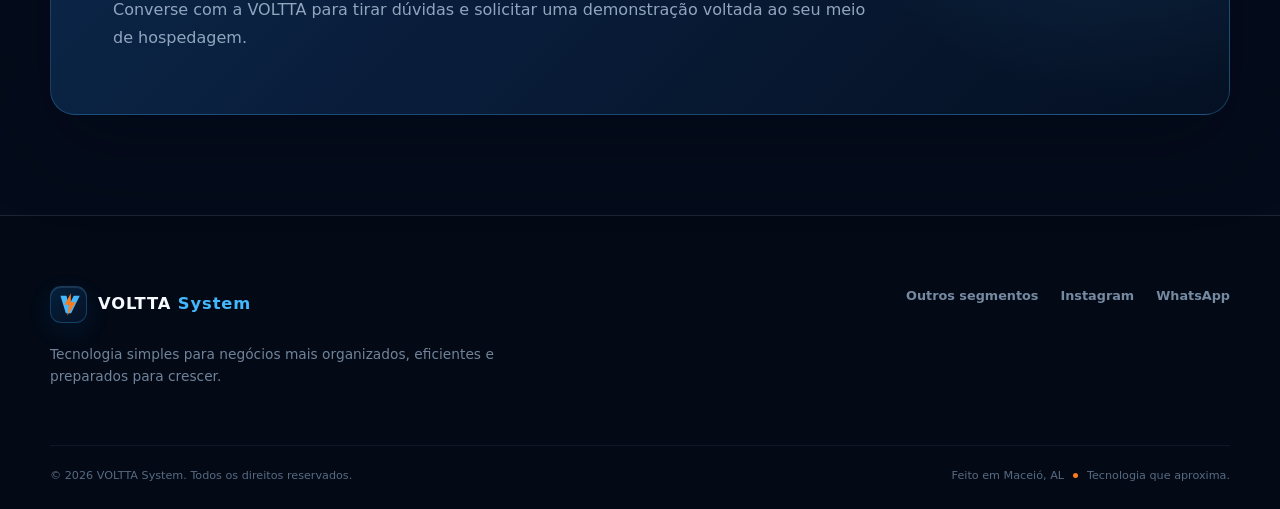
<file: segmentos/hoteis/index.html>
<!doctype html>
<html lang="pt-BR">
  <head>
    <meta charset="utf-8" />
    <meta name="viewport" content="width=device-width, initial-scale=1" />
    <meta
      name="description"
      content="Conheça o Hospeda, a solução da VOLTTA System para organizar reservas, quartos, hóspedes, check-ins, consumos, limpeza e pagamentos em meios de hospedagem."
    />
    <meta name="theme-color" content="#07142b" />
    <meta name="color-scheme" content="dark" />
    <meta name="robots" content="noindex, nofollow" />
    <meta name="referrer" content="strict-origin-when-cross-origin" />
    <meta
      http-equiv="Content-Security-Policy"
      content="default-src 'self'; base-uri 'none'; object-src 'none'; script-src 'self'; style-src 'self' 'unsafe-inline'; img-src 'self' data:; font-src 'self'; connect-src 'none'; frame-src https://drive.google.com; form-action 'self'; upgrade-insecure-requests"
    />
    <link rel="icon" href="../../assets/favicon.svg" type="image/svg+xml" />
    <link rel="stylesheet" href="../../assets/styles.css" />
    <link rel="stylesheet" href="../../assets/segmentos.css" />
    <title>Hospeda para hotéis e pousadas | VOLTTA System</title>
  </head>
  <body class="segment-page">
    <a class="skip-link" href="#conteudo">Ir para o conteúdo</a>

    <header class="site-header segment-site-header" data-header>
      <div class="container header-inner">
        <a class="brand" href="../../" aria-label="VOLTTA System — página inicial"><span class="brand-mark" aria-hidden="true"><svg viewBox="0 0 36 36"><path d="M8 7h7.5l3.1 12L24.5 7H32L21.2 29h-6.5L8 7Z" /><path class="brand-bolt" d="m20.8 4-7.5 14.2h5.6L16.4 32 27 15.2h-6.1L20.8 4Z" /></svg></span><span class="brand-name">VOLTTA <strong>System</strong></span></a>
        <nav class="segment-nav" aria-label="Navegação desta página"><a href="#visao-geral">Visão geral</a><a href="#recursos">Recursos</a><a href="#demonstracao">Demonstração</a></nav>
        <a class="button button-ghost segment-back header-cta" href="../../#segmentos"><svg viewBox="0 0 20 20" aria-hidden="true"><path d="M16 10H5m4-4-4 4 4 4" /></svg>Voltar ao site</a>
      </div>
    </header>

    <main id="conteudo">
      <section class="segment-hero" id="demonstracao" aria-labelledby="segment-title">
        <div class="container segment-hero-grid">
          <div class="segment-hero-copy reveal">
            <nav class="breadcrumb" aria-label="Caminho da página"><a href="../../">Início</a><span aria-hidden="true">/</span><a href="../../#segmentos">Segmentos</a><span aria-hidden="true">/</span><span>Hotéis</span></nav>
            <p class="product-label">Hospeda • VOLTTA System</p>
            <h1 id="segment-title">Reservas e hospedagem com <span>visão clara dos quartos.</span></h1>
            <p class="segment-lead">
              O Hospeda reúne disponibilidade, reservas, hóspedes e movimentações da estadia para tornar a recepção mais ágil e a operação mais fácil de acompanhar.
            </p>
            <ul class="audience-list" aria-label="Negócios atendidos"><li>Hotéis</li><li>Pousadas</li><li>Motéis</li></ul>
            <div class="segment-actions">
              <a class="button button-primary" href="https://wa.me/5582991880566?text=Ol%C3%A1%2C%20vi%20a%20p%C3%A1gina%20do%20Hospeda%20e%20gostaria%20de%20solicitar%20uma%20demonstra%C3%A7%C3%A3o." target="_blank" rel="noopener noreferrer">Solicitar demonstração<svg viewBox="0 0 20 20" aria-hidden="true"><path d="M4 10h11M11 6l4 4-4 4" /></svg></a>
              <a class="segment-text-link" href="#visao-geral">Entender a solução <span aria-hidden="true">↓</span></a>
            </div>
          </div>

          <div class="video-panel reveal">
            <div class="video-panel-header"><span class="video-panel-title"><i aria-hidden="true"></i> Demonstração do Hospeda</span><span class="video-duration">10 min 15 s</span></div>
            <div class="video-stage">
              <iframe src="https://drive.google.com/file/d/1xMblO0MWJ2wBDgJaA5OfTY5BIuJUF2kz/preview" title="Vídeo de demonstração do Hospeda para hotéis, pousadas e motéis" loading="lazy" allow="autoplay; fullscreen" referrerpolicy="strict-origin-when-cross-origin" allowfullscreen></iframe>
            </div>
            <div class="video-panel-footer"><span>Vídeo hospedado temporariamente no Google Drive.</span><a href="https://drive.google.com/file/d/1xMblO0MWJ2wBDgJaA5OfTY5BIuJUF2kz/view" target="_blank" rel="noopener noreferrer">Abrir em nova aba ↗</a></div>
          </div>
        </div>
      </section>

      <section class="segment-content-section" id="visao-geral" aria-labelledby="overview-title">
        <div class="container purpose-grid">
          <div class="purpose-copy reveal">
            <p class="product-label">Para que serve</p>
            <h2 id="overview-title">A recepção acompanha cada etapa da estadia.</h2>
            <p>O Hospeda apresenta a situação dos quartos e organiza o ciclo que começa na reserva, passa pelo check-in e pelos consumos, e termina no fechamento.</p>
          </div>
          <div class="purpose-points">
            <article class="purpose-point reveal"><span>01</span><div><h3>Visualizar a disponibilidade</h3><p>Identifique rapidamente quais quartos estão livres, ocupados, reservados ou aguardando limpeza.</p></div></article>
            <article class="purpose-point reveal"><span>02</span><div><h3>Organizar as reservas</h3><p>Consulte o mapa de reservas, escolha o período e associe o quarto ao hóspede.</p></div></article>
            <article class="purpose-point reveal"><span>03</span><div><h3>Conduzir a hospedagem</h3><p>Cadastre hóspedes, faça o check-in e registre os consumos incluídos durante a permanência.</p></div></article>
            <article class="purpose-point reveal"><span>04</span><div><h3>Finalizar e preparar o quarto</h3><p>Registre pagamentos, conclua o check-out e acompanhe a liberação após a limpeza.</p></div></article>
          </div>
        </div>
      </section>

      <section class="segment-content-section alt" id="recursos" aria-labelledby="features-title">
        <div class="container">
          <div class="segment-section-heading centered reveal">
            <p class="product-label">Recursos apresentados no vídeo</p>
            <h2 id="features-title">Controle da reserva à saída do hóspede.</h2>
            <p>Conheça as telas e os fluxos demonstrados no vídeo do Hospeda.</p>
          </div>
          <div class="features-grid">
            <article class="segment-feature reveal"><span>01 / PLANEJAMENTO</span><h3>Mapa de reservas</h3><p>Visão do calendário e dos quartos para consultar períodos e registrar novas reservas.</p></article>
            <article class="segment-feature reveal"><span>02 / RECEPÇÃO</span><h3>Quartos e hóspedes</h3><p>Cadastros com as informações necessárias para identificar acomodações e clientes.</p></article>
            <article class="segment-feature reveal"><span>03 / ESTADIA</span><h3>Check-in e check-out</h3><p>Abertura e encerramento da hospedagem com os dados do quarto e do hóspede.</p></article>
            <article class="segment-feature reveal"><span>04 / OPERAÇÃO</span><h3>Status e limpeza</h3><p>Sinalização visual da situação de cada quarto, incluindo a etapa de higienização.</p></article>
            <article class="segment-feature reveal"><span>05 / CONSUMO</span><h3>Itens e estoque</h3><p>Lançamento de produtos consumidos durante a estadia e consulta da posição de estoque.</p></article>
            <article class="segment-feature reveal"><span>06 / FECHAMENTO</span><h3>Pagamentos e ficha do hóspede</h3><p>Registro das formas de pagamento e geração das informações da hospedagem.</p></article>
          </div>
        </div>
      </section>

      <section class="segment-content-section" aria-labelledby="cta-title">
        <div class="container segment-cta-shell reveal">
          <div class="segment-cta-copy"><p class="product-label">Próximo passo</p><h2 id="cta-title">Veja o Hospeda funcionando na rotina da sua recepção.</h2><p>Converse com a VOLTTA para tirar dúvidas e solicitar uma demonstração voltada ao seu meio de hospedagem.</p></div>
          <div class="segment-cta-actions"><a class="button button-primary" href="https://wa.me/5582991880566?text=Ol%C3%A1%2C%20quero%20conhecer%20melhor%20o%20Hospeda%20para%20meu%20neg%C3%B3cio." target="_blank" rel="noopener noreferrer">Falar pelo WhatsApp</a><small>Atendimento direto da VOLTTA System</small></div>
        </div>
      </section>
    </main>

    <a class="whatsapp-float" href="https://wa.me/5582991880566?text=Ol%C3%A1%2C%20vim%20pela%20p%C3%A1gina%20do%20Hospeda." target="_blank" rel="noopener noreferrer" aria-label="Falar sobre o Hospeda pelo WhatsApp"><svg viewBox="0 0 24 24" aria-hidden="true"><path d="M20 11.5a8 8 0 0 1-11.9 7L4 19.5l1.1-4A8 8 0 1 1 20 11.5Z" /><path d="M8.5 8.5c.8 3 2 4.2 5 5" /></svg><span>Fale conosco</span></a>

    <footer class="site-footer">
      <div class="container segment-footer-grid">
        <div><a class="brand footer-brand" href="../../" aria-label="VOLTTA System — página inicial"><span class="brand-mark" aria-hidden="true"><svg viewBox="0 0 36 36"><path d="M8 7h7.5l3.1 12L24.5 7H32L21.2 29h-6.5L8 7Z" /><path class="brand-bolt" d="m20.8 4-7.5 14.2h5.6L16.4 32 27 15.2h-6.1L20.8 4Z" /></svg></span><span class="brand-name">VOLTTA <strong>System</strong></span></a><p>Tecnologia simples para negócios mais organizados, eficientes e preparados para crescer.</p></div>
        <nav class="segment-footer-links" aria-label="Links do rodapé"><a href="../../#segmentos">Outros segmentos</a><a href="https://www.instagram.com/volttasistem/" target="_blank" rel="noopener noreferrer">Instagram</a><a href="https://wa.me/5582991880566" target="_blank" rel="noopener noreferrer">WhatsApp</a></nav>
      </div>
      <div class="container footer-bottom"><span>© <span data-current-year>2026</span> VOLTTA System. Todos os direitos reservados.</span><span>Feito em Maceió, AL <i aria-hidden="true"></i> Tecnologia que aproxima.</span></div>
    </footer>
    <script src="../../assets/script.js" defer></script>
  </body>
</html>
</file>
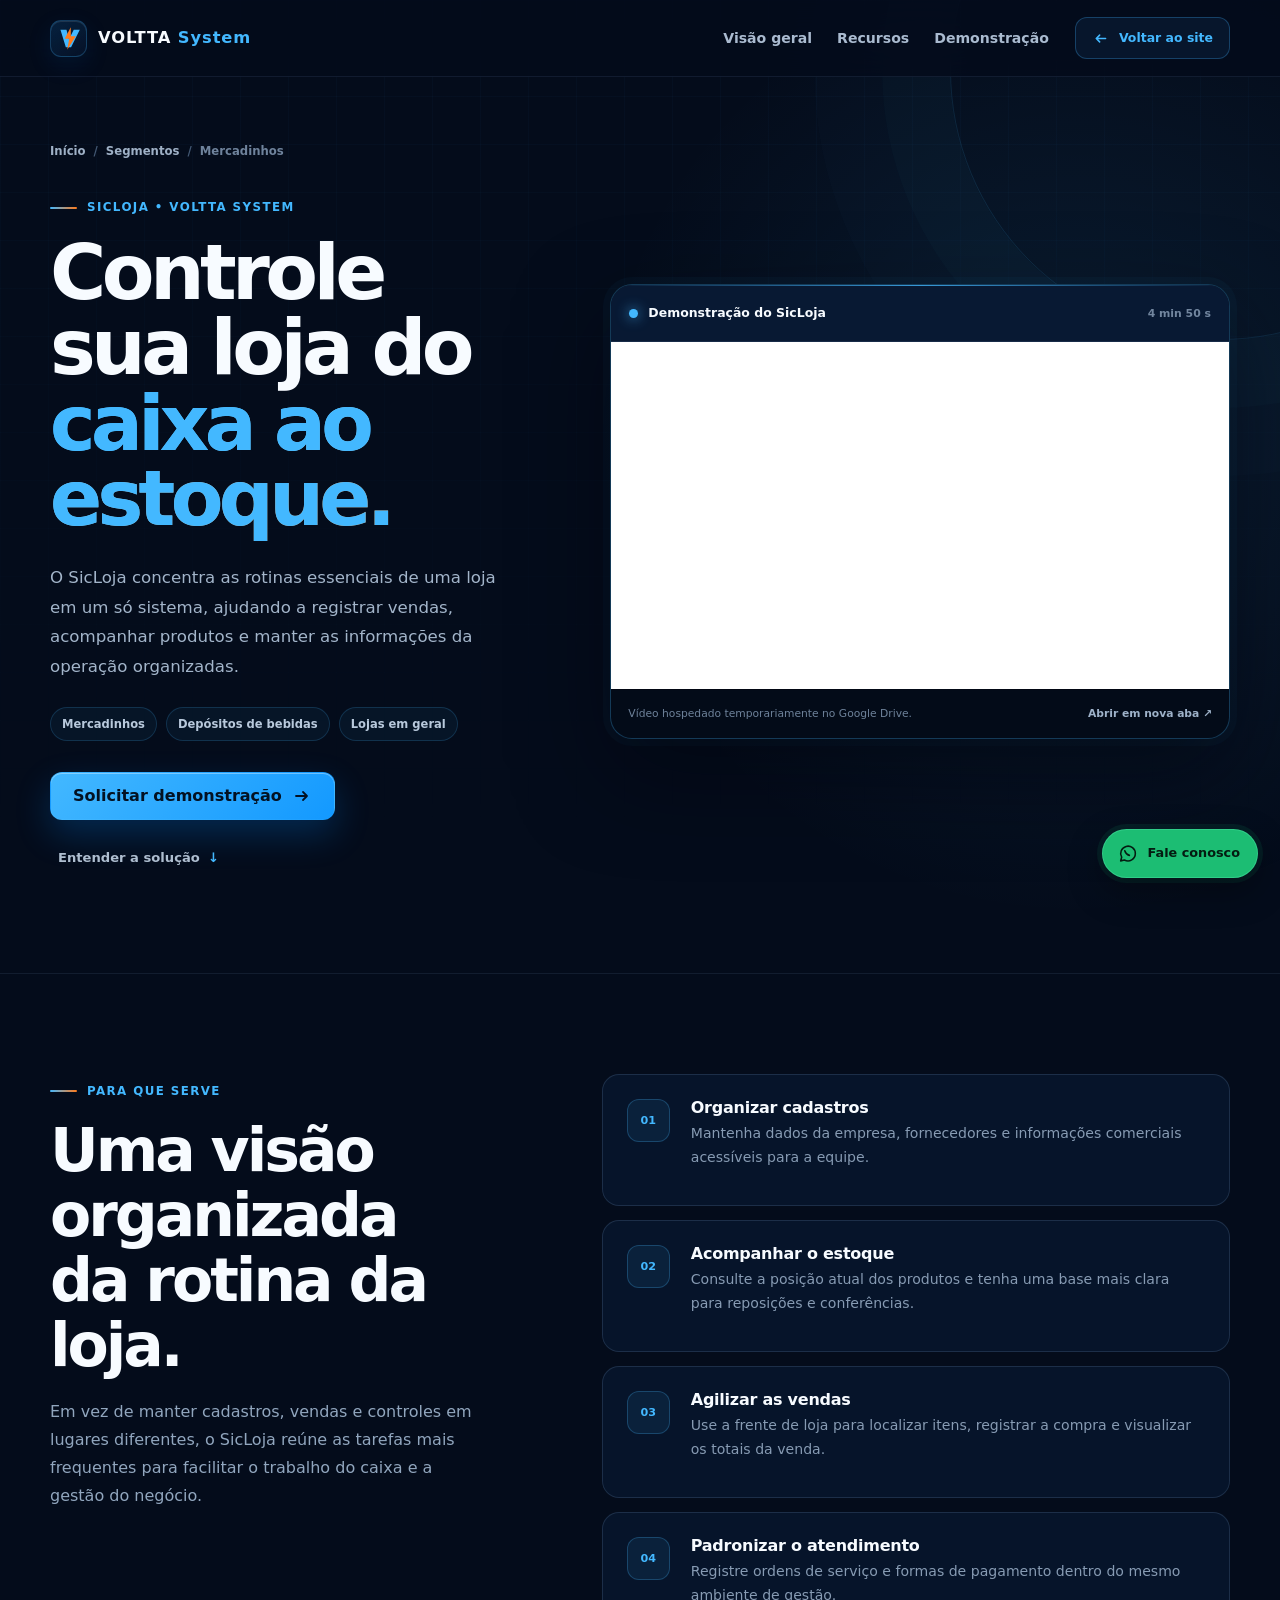
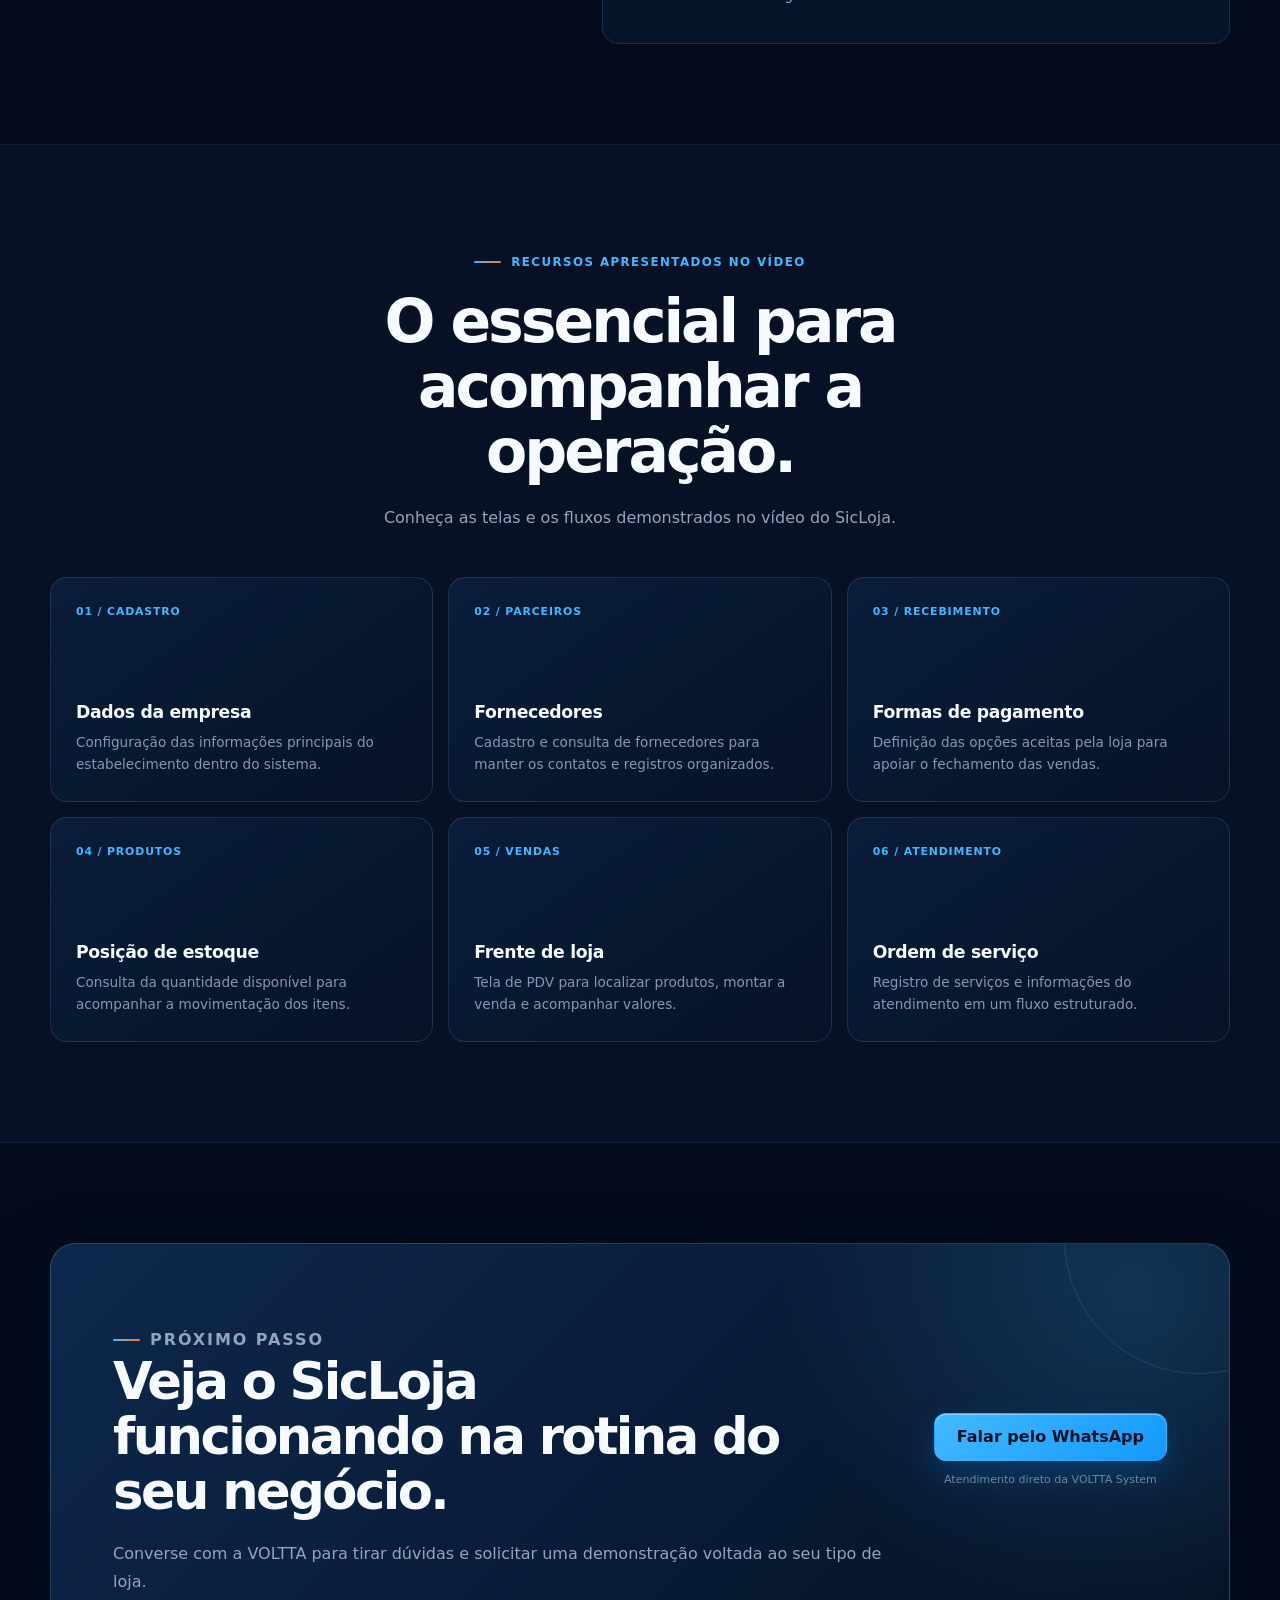
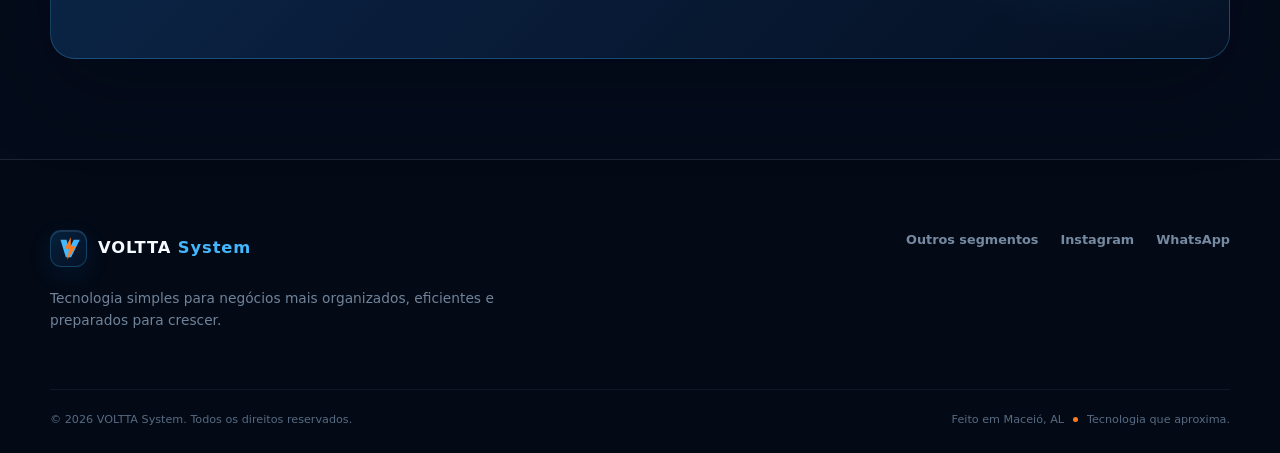
<file: segmentos/mercadinhos/index.html>
<!doctype html>
<html lang="pt-BR">
  <head>
    <meta charset="utf-8" />
    <meta name="viewport" content="width=device-width, initial-scale=1" />
    <meta
      name="description"
      content="Conheça o SicLoja, a solução da VOLTTA System para organizar vendas, estoque, fornecedores, pagamentos e atendimento em mercadinhos e lojas."
    />
    <meta name="theme-color" content="#07142b" />
    <meta name="color-scheme" content="dark" />
    <meta name="robots" content="noindex, nofollow" />
    <meta name="referrer" content="strict-origin-when-cross-origin" />
    <meta
      http-equiv="Content-Security-Policy"
      content="default-src 'self'; base-uri 'none'; object-src 'none'; script-src 'self'; style-src 'self' 'unsafe-inline'; img-src 'self' data:; font-src 'self'; connect-src 'none'; frame-src https://drive.google.com; form-action 'self'; upgrade-insecure-requests"
    />
    <link rel="icon" href="../../assets/favicon.svg" type="image/svg+xml" />
    <link rel="stylesheet" href="../../assets/styles.css" />
    <link rel="stylesheet" href="../../assets/segmentos.css" />
    <title>SicLoja para mercadinhos | VOLTTA System</title>
  </head>
  <body class="segment-page">
    <a class="skip-link" href="#conteudo">Ir para o conteúdo</a>

    <header class="site-header segment-site-header" data-header>
      <div class="container header-inner">
        <a class="brand" href="../../" aria-label="VOLTTA System — página inicial">
          <span class="brand-mark" aria-hidden="true">
            <svg viewBox="0 0 36 36"><path d="M8 7h7.5l3.1 12L24.5 7H32L21.2 29h-6.5L8 7Z" /><path class="brand-bolt" d="m20.8 4-7.5 14.2h5.6L16.4 32 27 15.2h-6.1L20.8 4Z" /></svg>
          </span>
          <span class="brand-name">VOLTTA <strong>System</strong></span>
        </a>
        <nav class="segment-nav" aria-label="Navegação desta página">
          <a href="#visao-geral">Visão geral</a>
          <a href="#recursos">Recursos</a>
          <a href="#demonstracao">Demonstração</a>
        </nav>
        <a class="button button-ghost segment-back header-cta" href="../../#segmentos">
          <svg viewBox="0 0 20 20" aria-hidden="true"><path d="M16 10H5m4-4-4 4 4 4" /></svg>
          Voltar ao site
        </a>
      </div>
    </header>

    <main id="conteudo">
      <section class="segment-hero" id="demonstracao" aria-labelledby="segment-title">
        <div class="container segment-hero-grid">
          <div class="segment-hero-copy reveal">
            <nav class="breadcrumb" aria-label="Caminho da página">
              <a href="../../">Início</a><span aria-hidden="true">/</span><a href="../../#segmentos">Segmentos</a><span aria-hidden="true">/</span><span>Mercadinhos</span>
            </nav>
            <p class="product-label">SicLoja • VOLTTA System</p>
            <h1 id="segment-title">Controle sua loja do <span>caixa ao estoque.</span></h1>
            <p class="segment-lead">
              O SicLoja concentra as rotinas essenciais de uma loja em um só sistema, ajudando a registrar vendas, acompanhar produtos e manter as informações da operação organizadas.
            </p>
            <ul class="audience-list" aria-label="Negócios atendidos">
              <li>Mercadinhos</li><li>Depósitos de bebidas</li><li>Lojas em geral</li>
            </ul>
            <div class="segment-actions">
              <a class="button button-primary" href="https://wa.me/5582991880566?text=Ol%C3%A1%2C%20vi%20a%20p%C3%A1gina%20do%20SicLoja%20e%20gostaria%20de%20solicitar%20uma%20demonstra%C3%A7%C3%A3o." target="_blank" rel="noopener noreferrer">
                Solicitar demonstração
                <svg viewBox="0 0 20 20" aria-hidden="true"><path d="M4 10h11M11 6l4 4-4 4" /></svg>
              </a>
              <a class="segment-text-link" href="#visao-geral">Entender a solução <span aria-hidden="true">↓</span></a>
            </div>
          </div>

          <div class="video-panel reveal">
            <div class="video-panel-header">
              <span class="video-panel-title"><i aria-hidden="true"></i> Demonstração do SicLoja</span>
              <span class="video-duration">4 min 50 s</span>
            </div>
            <div class="video-stage">
              <iframe
                src="https://drive.google.com/file/d/1hP4nM2LFnkOezsvYJbYcXF6PBbWALBaB/preview"
                title="Vídeo de demonstração do SicLoja para mercadinhos e lojas"
                loading="lazy"
                allow="autoplay; fullscreen"
                referrerpolicy="strict-origin-when-cross-origin"
                allowfullscreen
              ></iframe>
            </div>
            <div class="video-panel-footer">
              <span>Vídeo hospedado temporariamente no Google Drive.</span>
              <a href="https://drive.google.com/file/d/1hP4nM2LFnkOezsvYJbYcXF6PBbWALBaB/view" target="_blank" rel="noopener noreferrer">Abrir em nova aba ↗</a>
            </div>
          </div>
        </div>
      </section>

      <section class="segment-content-section" id="visao-geral" aria-labelledby="overview-title">
        <div class="container purpose-grid">
          <div class="purpose-copy reveal">
            <p class="product-label">Para que serve</p>
            <h2 id="overview-title">Uma visão organizada da rotina da loja.</h2>
            <p>
              Em vez de manter cadastros, vendas e controles em lugares diferentes, o SicLoja reúne as tarefas mais frequentes para facilitar o trabalho do caixa e a gestão do negócio.
            </p>
          </div>
          <div class="purpose-points">
            <article class="purpose-point reveal"><span>01</span><div><h3>Organizar cadastros</h3><p>Mantenha dados da empresa, fornecedores e informações comerciais acessíveis para a equipe.</p></div></article>
            <article class="purpose-point reveal"><span>02</span><div><h3>Acompanhar o estoque</h3><p>Consulte a posição atual dos produtos e tenha uma base mais clara para reposições e conferências.</p></div></article>
            <article class="purpose-point reveal"><span>03</span><div><h3>Agilizar as vendas</h3><p>Use a frente de loja para localizar itens, registrar a compra e visualizar os totais da venda.</p></div></article>
            <article class="purpose-point reveal"><span>04</span><div><h3>Padronizar o atendimento</h3><p>Registre ordens de serviço e formas de pagamento dentro do mesmo ambiente de gestão.</p></div></article>
          </div>
        </div>
      </section>

      <section class="segment-content-section alt" id="recursos" aria-labelledby="features-title">
        <div class="container">
          <div class="segment-section-heading centered reveal">
            <p class="product-label">Recursos apresentados no vídeo</p>
            <h2 id="features-title">O essencial para acompanhar a operação.</h2>
            <p>Conheça as telas e os fluxos demonstrados no vídeo do SicLoja.</p>
          </div>
          <div class="features-grid">
            <article class="segment-feature reveal"><span>01 / CADASTRO</span><h3>Dados da empresa</h3><p>Configuração das informações principais do estabelecimento dentro do sistema.</p></article>
            <article class="segment-feature reveal"><span>02 / PARCEIROS</span><h3>Fornecedores</h3><p>Cadastro e consulta de fornecedores para manter os contatos e registros organizados.</p></article>
            <article class="segment-feature reveal"><span>03 / RECEBIMENTO</span><h3>Formas de pagamento</h3><p>Definição das opções aceitas pela loja para apoiar o fechamento das vendas.</p></article>
            <article class="segment-feature reveal"><span>04 / PRODUTOS</span><h3>Posição de estoque</h3><p>Consulta da quantidade disponível para acompanhar a movimentação dos itens.</p></article>
            <article class="segment-feature reveal"><span>05 / VENDAS</span><h3>Frente de loja</h3><p>Tela de PDV para localizar produtos, montar a venda e acompanhar valores.</p></article>
            <article class="segment-feature reveal"><span>06 / ATENDIMENTO</span><h3>Ordem de serviço</h3><p>Registro de serviços e informações do atendimento em um fluxo estruturado.</p></article>
          </div>
        </div>
      </section>

      <section class="segment-content-section" aria-labelledby="cta-title">
        <div class="container segment-cta-shell reveal">
          <div class="segment-cta-copy">
            <p class="product-label">Próximo passo</p>
            <h2 id="cta-title">Veja o SicLoja funcionando na rotina do seu negócio.</h2>
            <p>Converse com a VOLTTA para tirar dúvidas e solicitar uma demonstração voltada ao seu tipo de loja.</p>
          </div>
          <div class="segment-cta-actions">
            <a class="button button-primary" href="https://wa.me/5582991880566?text=Ol%C3%A1%2C%20quero%20conhecer%20melhor%20o%20SicLoja%20para%20meu%20neg%C3%B3cio." target="_blank" rel="noopener noreferrer">Falar pelo WhatsApp</a>
            <small>Atendimento direto da VOLTTA System</small>
          </div>
        </div>
      </section>
    </main>

    <a class="whatsapp-float" href="https://wa.me/5582991880566?text=Ol%C3%A1%2C%20vim%20pela%20p%C3%A1gina%20do%20SicLoja." target="_blank" rel="noopener noreferrer" aria-label="Falar sobre o SicLoja pelo WhatsApp">
      <svg viewBox="0 0 24 24" aria-hidden="true"><path d="M20 11.5a8 8 0 0 1-11.9 7L4 19.5l1.1-4A8 8 0 1 1 20 11.5Z" /><path d="M8.5 8.5c.8 3 2 4.2 5 5" /></svg><span>Fale conosco</span>
    </a>

    <footer class="site-footer">
      <div class="container segment-footer-grid">
        <div>
          <a class="brand footer-brand" href="../../" aria-label="VOLTTA System — página inicial"><span class="brand-mark" aria-hidden="true"><svg viewBox="0 0 36 36"><path d="M8 7h7.5l3.1 12L24.5 7H32L21.2 29h-6.5L8 7Z" /><path class="brand-bolt" d="m20.8 4-7.5 14.2h5.6L16.4 32 27 15.2h-6.1L20.8 4Z" /></svg></span><span class="brand-name">VOLTTA <strong>System</strong></span></a>
          <p>Tecnologia simples para negócios mais organizados, eficientes e preparados para crescer.</p>
        </div>
        <nav class="segment-footer-links" aria-label="Links do rodapé">
          <a href="../../#segmentos">Outros segmentos</a><a href="https://www.instagram.com/volttasistem/" target="_blank" rel="noopener noreferrer">Instagram</a><a href="https://wa.me/5582991880566" target="_blank" rel="noopener noreferrer">WhatsApp</a>
        </nav>
      </div>
      <div class="container footer-bottom"><span>© <span data-current-year>2026</span> VOLTTA System. Todos os direitos reservados.</span><span>Feito em Maceió, AL <i aria-hidden="true"></i> Tecnologia que aproxima.</span></div>
    </footer>

    <script src="../../assets/script.js" defer></script>
  </body>
</html>
</file>
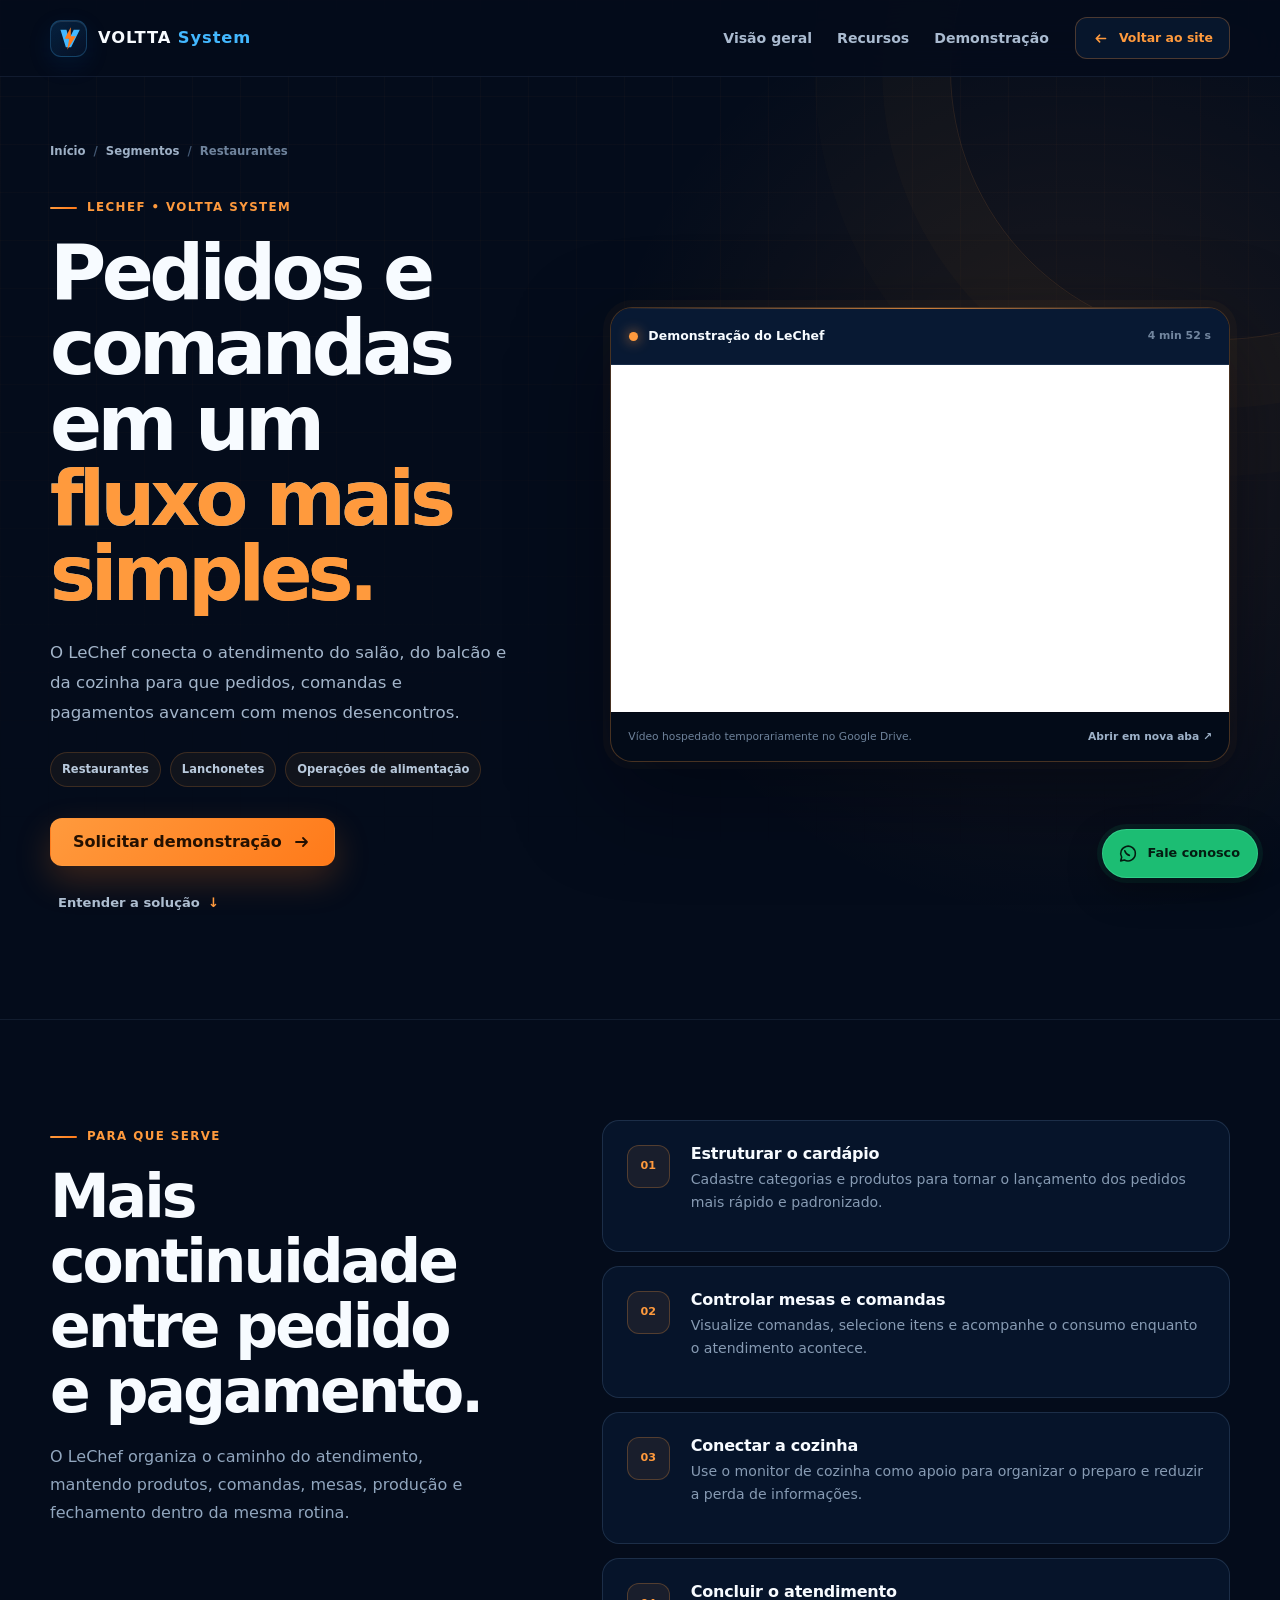
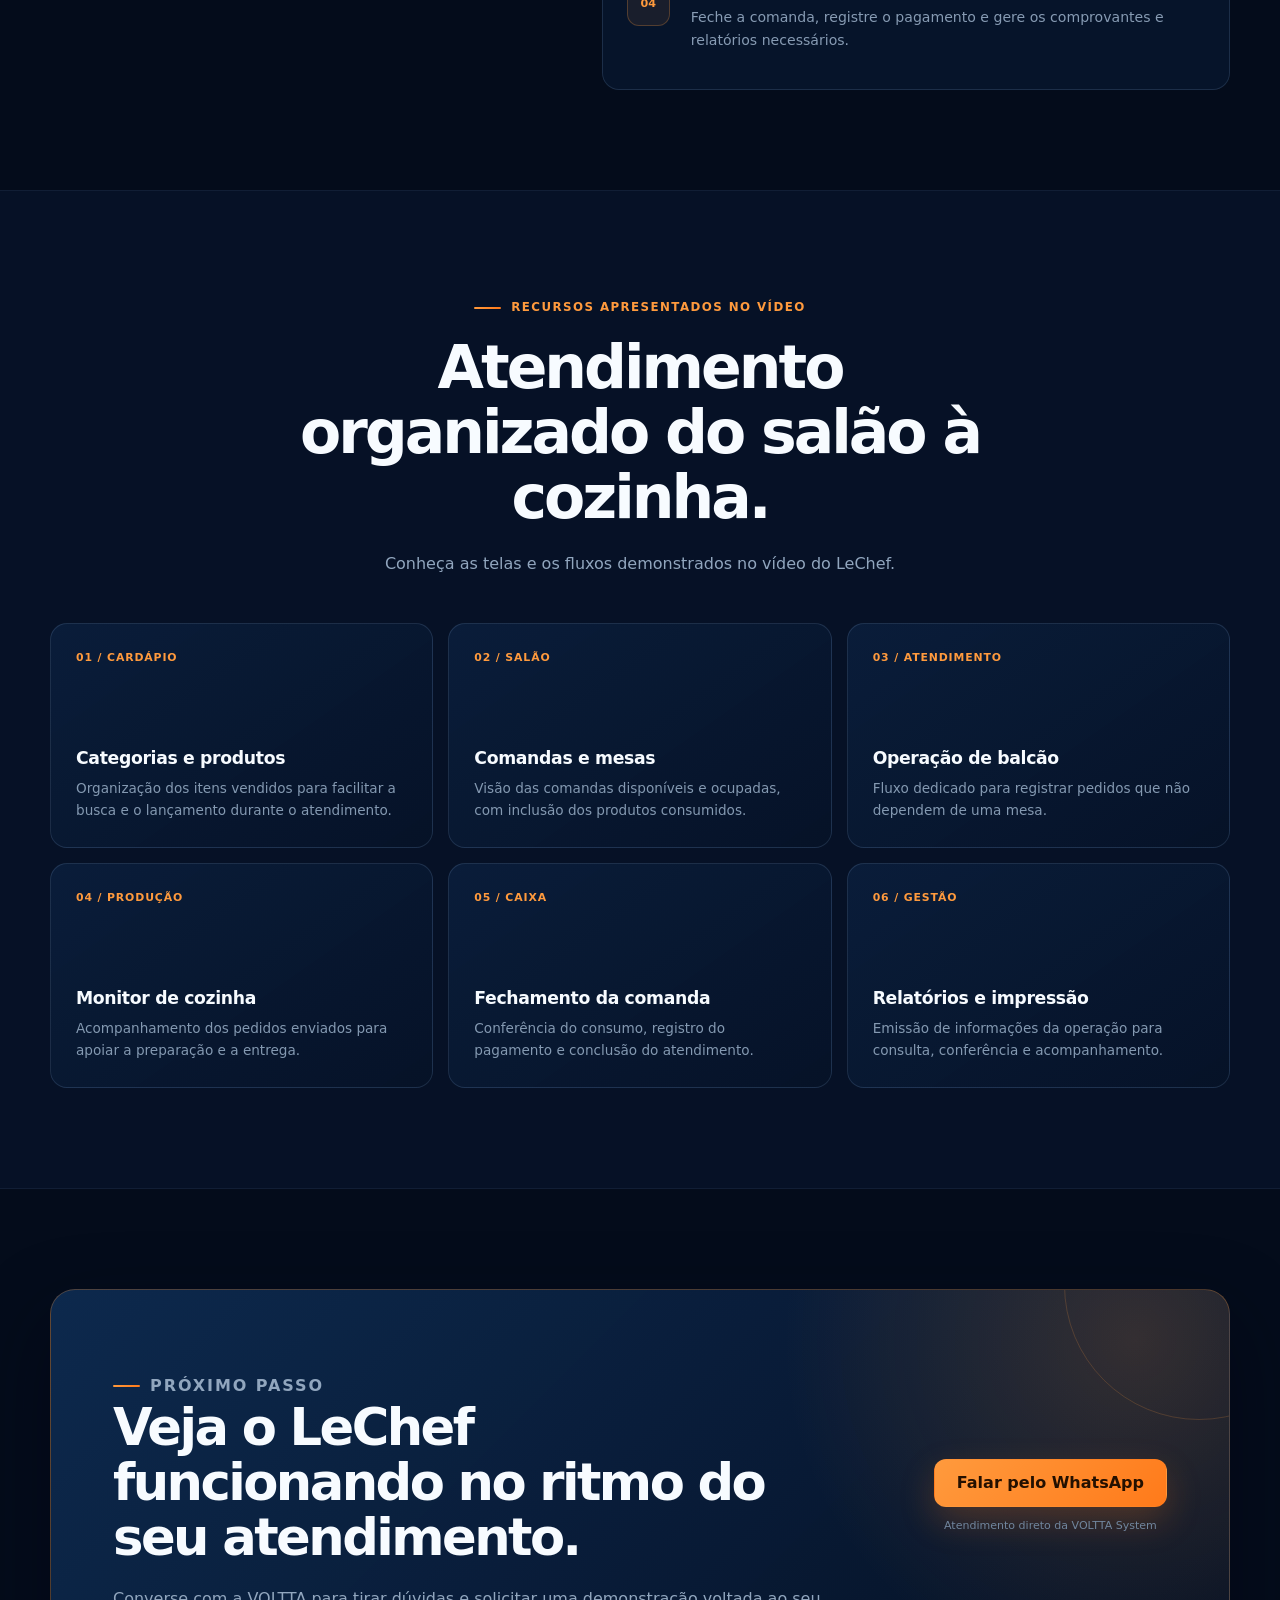
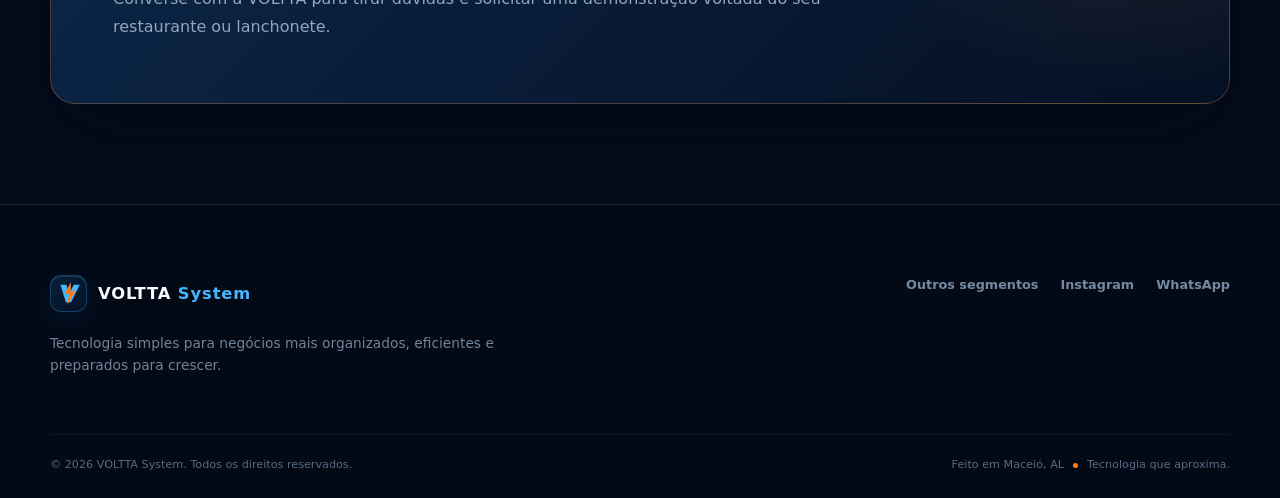
<file: segmentos/restaurantes/index.html>
<!doctype html>
<html lang="pt-BR">
  <head>
    <meta charset="utf-8" />
    <meta name="viewport" content="width=device-width, initial-scale=1" />
    <meta
      name="description"
      content="Conheça o LeChef, a solução da VOLTTA System para organizar comandas, pedidos, mesas, cozinha, pagamentos e relatórios em restaurantes e lanchonetes."
    />
    <meta name="theme-color" content="#07142b" />
    <meta name="color-scheme" content="dark" />
    <meta name="robots" content="noindex, nofollow" />
    <meta name="referrer" content="strict-origin-when-cross-origin" />
    <meta
      http-equiv="Content-Security-Policy"
      content="default-src 'self'; base-uri 'none'; object-src 'none'; script-src 'self'; style-src 'self' 'unsafe-inline'; img-src 'self' data:; font-src 'self'; connect-src 'none'; frame-src https://drive.google.com; form-action 'self'; upgrade-insecure-requests"
    />
    <link rel="icon" href="../../assets/favicon.svg" type="image/svg+xml" />
    <link rel="stylesheet" href="../../assets/styles.css" />
    <link rel="stylesheet" href="../../assets/segmentos.css" />
    <title>LeChef para restaurantes | VOLTTA System</title>
  </head>
  <body class="segment-page segment-orange">
    <a class="skip-link" href="#conteudo">Ir para o conteúdo</a>

    <header class="site-header segment-site-header" data-header>
      <div class="container header-inner">
        <a class="brand" href="../../" aria-label="VOLTTA System — página inicial">
          <span class="brand-mark" aria-hidden="true"><svg viewBox="0 0 36 36"><path d="M8 7h7.5l3.1 12L24.5 7H32L21.2 29h-6.5L8 7Z" /><path class="brand-bolt" d="m20.8 4-7.5 14.2h5.6L16.4 32 27 15.2h-6.1L20.8 4Z" /></svg></span>
          <span class="brand-name">VOLTTA <strong>System</strong></span>
        </a>
        <nav class="segment-nav" aria-label="Navegação desta página"><a href="#visao-geral">Visão geral</a><a href="#recursos">Recursos</a><a href="#demonstracao">Demonstração</a></nav>
        <a class="button button-ghost segment-back header-cta" href="../../#segmentos"><svg viewBox="0 0 20 20" aria-hidden="true"><path d="M16 10H5m4-4-4 4 4 4" /></svg>Voltar ao site</a>
      </div>
    </header>

    <main id="conteudo">
      <section class="segment-hero" id="demonstracao" aria-labelledby="segment-title">
        <div class="container segment-hero-grid">
          <div class="segment-hero-copy reveal">
            <nav class="breadcrumb" aria-label="Caminho da página"><a href="../../">Início</a><span aria-hidden="true">/</span><a href="../../#segmentos">Segmentos</a><span aria-hidden="true">/</span><span>Restaurantes</span></nav>
            <p class="product-label">LeChef • VOLTTA System</p>
            <h1 id="segment-title">Pedidos e comandas em um <span>fluxo mais simples.</span></h1>
            <p class="segment-lead">
              O LeChef conecta o atendimento do salão, do balcão e da cozinha para que pedidos, comandas e pagamentos avancem com menos desencontros.
            </p>
            <ul class="audience-list" aria-label="Negócios atendidos"><li>Restaurantes</li><li>Lanchonetes</li><li>Operações de alimentação</li></ul>
            <div class="segment-actions">
              <a class="button button-primary" href="https://wa.me/5582991880566?text=Ol%C3%A1%2C%20vi%20a%20p%C3%A1gina%20do%20LeChef%20e%20gostaria%20de%20solicitar%20uma%20demonstra%C3%A7%C3%A3o." target="_blank" rel="noopener noreferrer">Solicitar demonstração<svg viewBox="0 0 20 20" aria-hidden="true"><path d="M4 10h11M11 6l4 4-4 4" /></svg></a>
              <a class="segment-text-link" href="#visao-geral">Entender a solução <span aria-hidden="true">↓</span></a>
            </div>
          </div>

          <div class="video-panel reveal">
            <div class="video-panel-header"><span class="video-panel-title"><i aria-hidden="true"></i> Demonstração do LeChef</span><span class="video-duration">4 min 52 s</span></div>
            <div class="video-stage">
              <iframe src="https://drive.google.com/file/d/1lPl4aWr7Bi2CZRWbrbLZcWcxIBgWJgUg/preview" title="Vídeo de demonstração do LeChef para restaurantes e lanchonetes" loading="lazy" allow="autoplay; fullscreen" referrerpolicy="strict-origin-when-cross-origin" allowfullscreen></iframe>
            </div>
            <div class="video-panel-footer"><span>Vídeo hospedado temporariamente no Google Drive.</span><a href="https://drive.google.com/file/d/1lPl4aWr7Bi2CZRWbrbLZcWcxIBgWJgUg/view" target="_blank" rel="noopener noreferrer">Abrir em nova aba ↗</a></div>
          </div>
        </div>
      </section>

      <section class="segment-content-section" id="visao-geral" aria-labelledby="overview-title">
        <div class="container purpose-grid">
          <div class="purpose-copy reveal">
            <p class="product-label">Para que serve</p>
            <h2 id="overview-title">Mais continuidade entre pedido e pagamento.</h2>
            <p>O LeChef organiza o caminho do atendimento, mantendo produtos, comandas, mesas, produção e fechamento dentro da mesma rotina.</p>
          </div>
          <div class="purpose-points">
            <article class="purpose-point reveal"><span>01</span><div><h3>Estruturar o cardápio</h3><p>Cadastre categorias e produtos para tornar o lançamento dos pedidos mais rápido e padronizado.</p></div></article>
            <article class="purpose-point reveal"><span>02</span><div><h3>Controlar mesas e comandas</h3><p>Visualize comandas, selecione itens e acompanhe o consumo enquanto o atendimento acontece.</p></div></article>
            <article class="purpose-point reveal"><span>03</span><div><h3>Conectar a cozinha</h3><p>Use o monitor de cozinha como apoio para organizar o preparo e reduzir a perda de informações.</p></div></article>
            <article class="purpose-point reveal"><span>04</span><div><h3>Concluir o atendimento</h3><p>Feche a comanda, registre o pagamento e gere os comprovantes e relatórios necessários.</p></div></article>
          </div>
        </div>
      </section>

      <section class="segment-content-section alt" id="recursos" aria-labelledby="features-title">
        <div class="container">
          <div class="segment-section-heading centered reveal">
            <p class="product-label">Recursos apresentados no vídeo</p>
            <h2 id="features-title">Atendimento organizado do salão à cozinha.</h2>
            <p>Conheça as telas e os fluxos demonstrados no vídeo do LeChef.</p>
          </div>
          <div class="features-grid">
            <article class="segment-feature reveal"><span>01 / CARDÁPIO</span><h3>Categorias e produtos</h3><p>Organização dos itens vendidos para facilitar a busca e o lançamento durante o atendimento.</p></article>
            <article class="segment-feature reveal"><span>02 / SALÃO</span><h3>Comandas e mesas</h3><p>Visão das comandas disponíveis e ocupadas, com inclusão dos produtos consumidos.</p></article>
            <article class="segment-feature reveal"><span>03 / ATENDIMENTO</span><h3>Operação de balcão</h3><p>Fluxo dedicado para registrar pedidos que não dependem de uma mesa.</p></article>
            <article class="segment-feature reveal"><span>04 / PRODUÇÃO</span><h3>Monitor de cozinha</h3><p>Acompanhamento dos pedidos enviados para apoiar a preparação e a entrega.</p></article>
            <article class="segment-feature reveal"><span>05 / CAIXA</span><h3>Fechamento da comanda</h3><p>Conferência do consumo, registro do pagamento e conclusão do atendimento.</p></article>
            <article class="segment-feature reveal"><span>06 / GESTÃO</span><h3>Relatórios e impressão</h3><p>Emissão de informações da operação para consulta, conferência e acompanhamento.</p></article>
          </div>
        </div>
      </section>

      <section class="segment-content-section" aria-labelledby="cta-title">
        <div class="container segment-cta-shell reveal">
          <div class="segment-cta-copy"><p class="product-label">Próximo passo</p><h2 id="cta-title">Veja o LeChef funcionando no ritmo do seu atendimento.</h2><p>Converse com a VOLTTA para tirar dúvidas e solicitar uma demonstração voltada ao seu restaurante ou lanchonete.</p></div>
          <div class="segment-cta-actions"><a class="button button-primary" href="https://wa.me/5582991880566?text=Ol%C3%A1%2C%20quero%20conhecer%20melhor%20o%20LeChef%20para%20meu%20neg%C3%B3cio." target="_blank" rel="noopener noreferrer">Falar pelo WhatsApp</a><small>Atendimento direto da VOLTTA System</small></div>
        </div>
      </section>
    </main>

    <a class="whatsapp-float" href="https://wa.me/5582991880566?text=Ol%C3%A1%2C%20vim%20pela%20p%C3%A1gina%20do%20LeChef." target="_blank" rel="noopener noreferrer" aria-label="Falar sobre o LeChef pelo WhatsApp"><svg viewBox="0 0 24 24" aria-hidden="true"><path d="M20 11.5a8 8 0 0 1-11.9 7L4 19.5l1.1-4A8 8 0 1 1 20 11.5Z" /><path d="M8.5 8.5c.8 3 2 4.2 5 5" /></svg><span>Fale conosco</span></a>

    <footer class="site-footer">
      <div class="container segment-footer-grid">
        <div><a class="brand footer-brand" href="../../" aria-label="VOLTTA System — página inicial"><span class="brand-mark" aria-hidden="true"><svg viewBox="0 0 36 36"><path d="M8 7h7.5l3.1 12L24.5 7H32L21.2 29h-6.5L8 7Z" /><path class="brand-bolt" d="m20.8 4-7.5 14.2h5.6L16.4 32 27 15.2h-6.1L20.8 4Z" /></svg></span><span class="brand-name">VOLTTA <strong>System</strong></span></a><p>Tecnologia simples para negócios mais organizados, eficientes e preparados para crescer.</p></div>
        <nav class="segment-footer-links" aria-label="Links do rodapé"><a href="../../#segmentos">Outros segmentos</a><a href="https://www.instagram.com/volttasistem/" target="_blank" rel="noopener noreferrer">Instagram</a><a href="https://wa.me/5582991880566" target="_blank" rel="noopener noreferrer">WhatsApp</a></nav>
      </div>
      <div class="container footer-bottom"><span>© <span data-current-year>2026</span> VOLTTA System. Todos os direitos reservados.</span><span>Feito em Maceió, AL <i aria-hidden="true"></i> Tecnologia que aproxima.</span></div>
    </footer>
    <script src="../../assets/script.js" defer></script>
  </body>
</html>
</file>
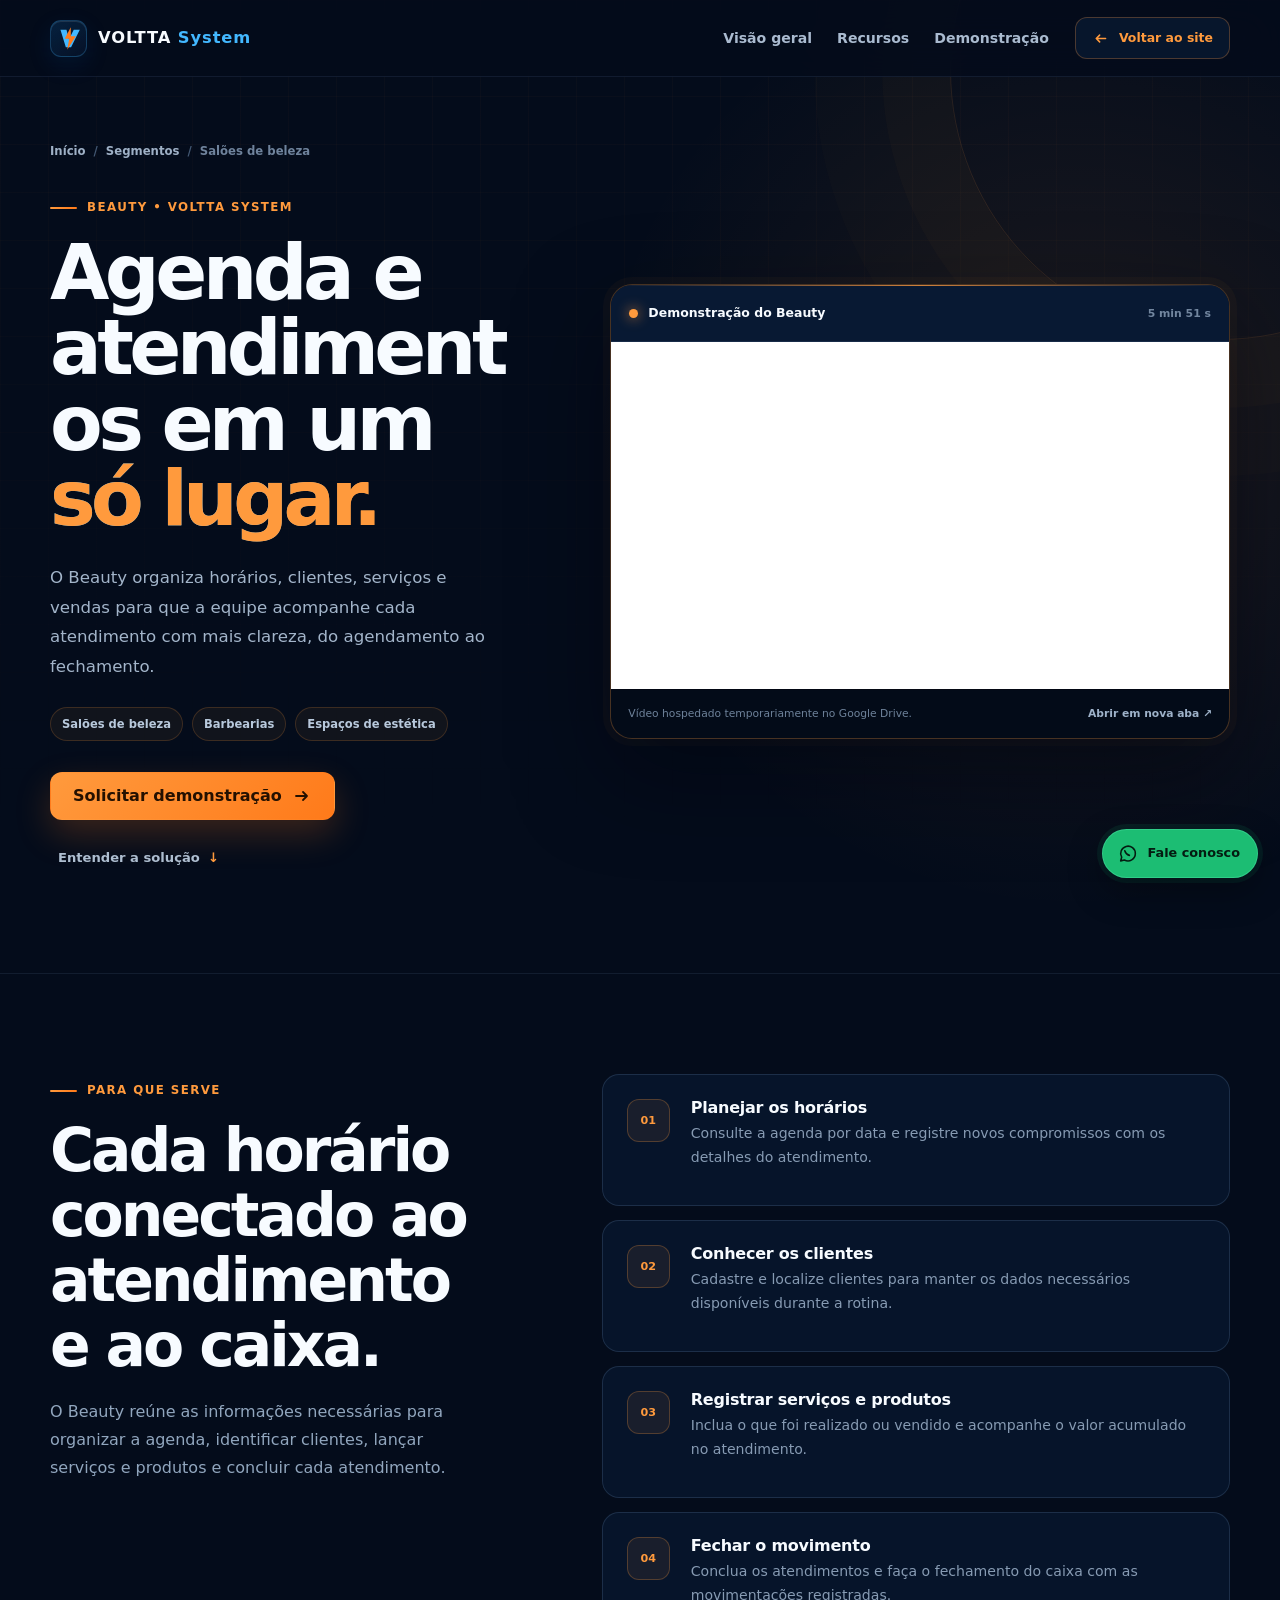
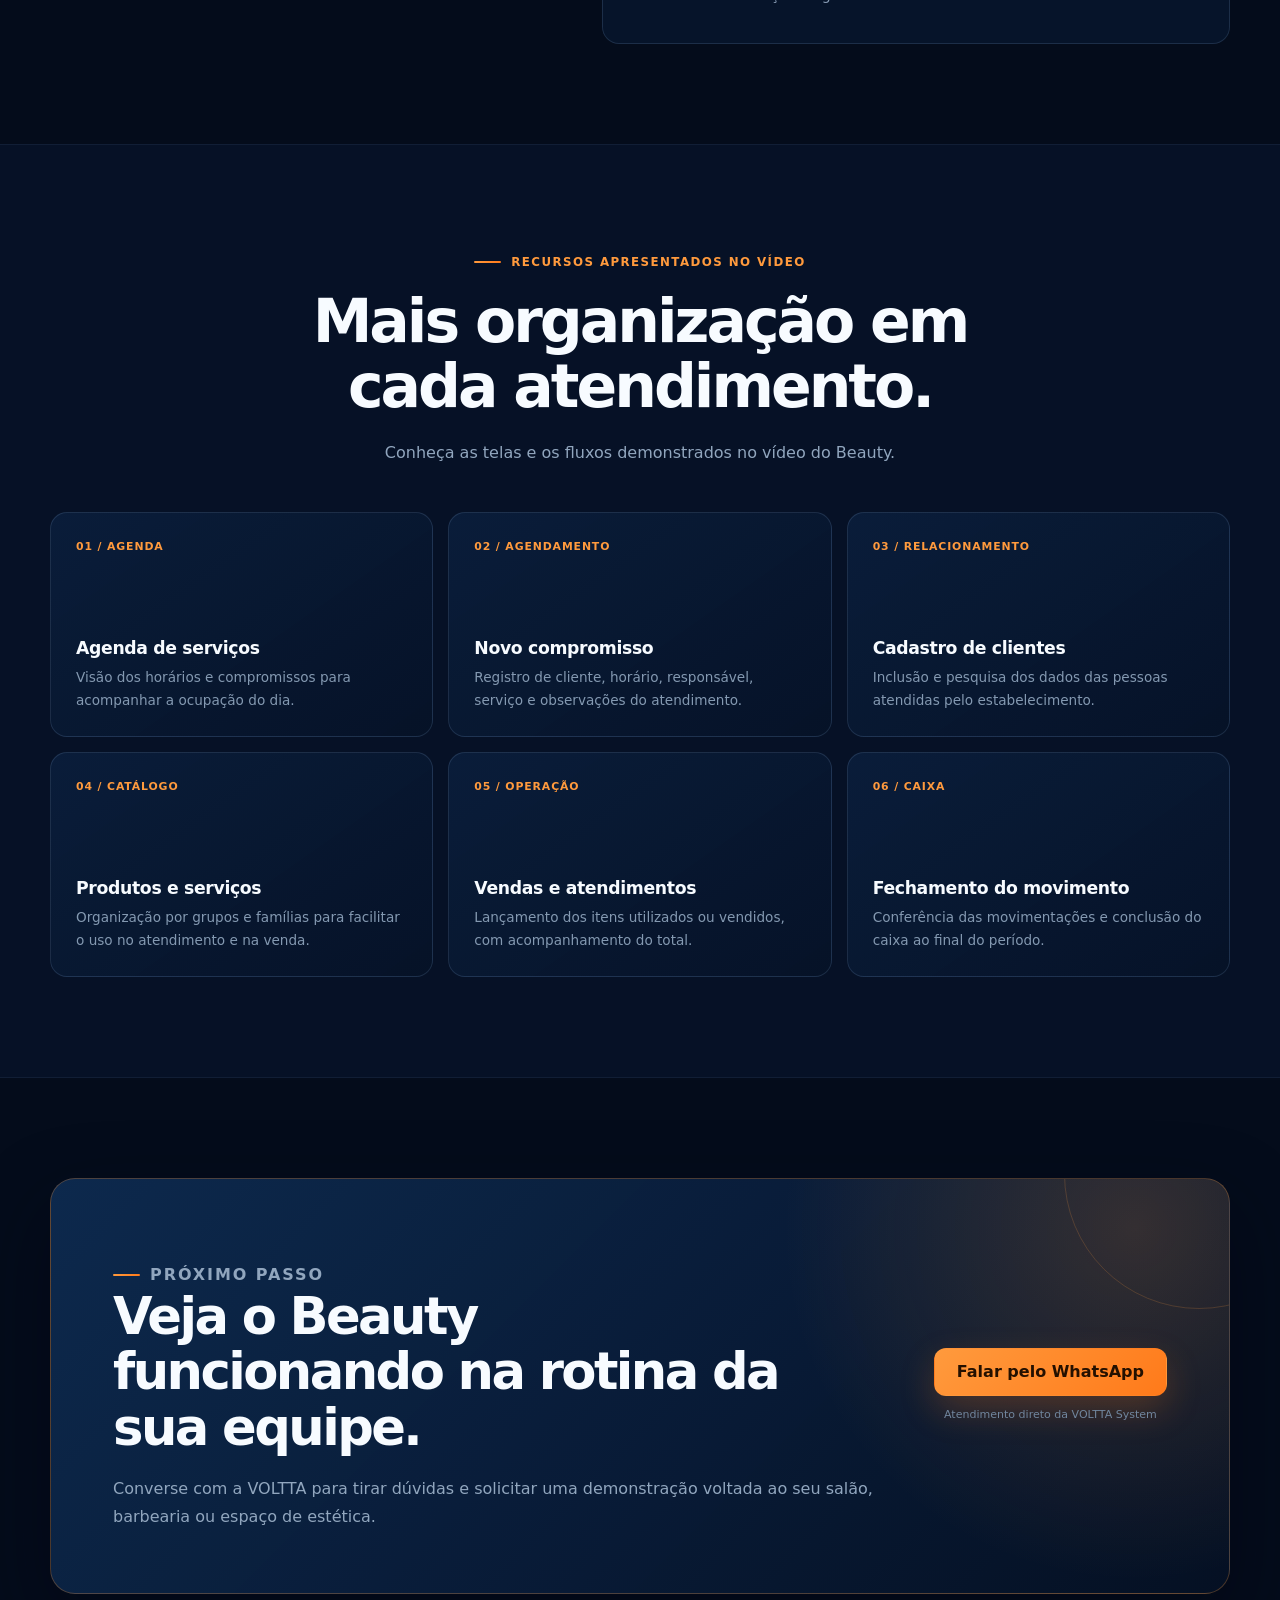
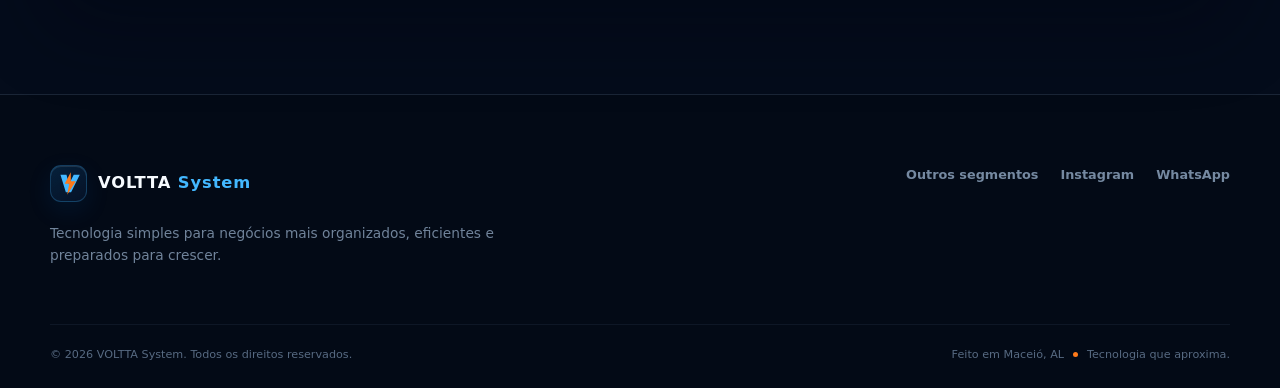
<file: segmentos/saloes-de-beleza/index.html>
<!doctype html>
<html lang="pt-BR">
  <head>
    <meta charset="utf-8" />
    <meta name="viewport" content="width=device-width, initial-scale=1" />
    <meta
      name="description"
      content="Conheça o Beauty, a solução da VOLTTA System para organizar agenda, clientes, serviços, produtos, atendimentos, vendas e caixa em salões e barbearias."
    />
    <meta name="theme-color" content="#07142b" />
    <meta name="color-scheme" content="dark" />
    <meta name="robots" content="noindex, nofollow" />
    <meta name="referrer" content="strict-origin-when-cross-origin" />
    <meta
      http-equiv="Content-Security-Policy"
      content="default-src 'self'; base-uri 'none'; object-src 'none'; script-src 'self'; style-src 'self' 'unsafe-inline'; img-src 'self' data:; font-src 'self'; connect-src 'none'; frame-src https://drive.google.com; form-action 'self'; upgrade-insecure-requests"
    />
    <link rel="icon" href="../../assets/favicon.svg" type="image/svg+xml" />
    <link rel="stylesheet" href="../../assets/styles.css" />
    <link rel="stylesheet" href="../../assets/segmentos.css" />
    <title>Beauty para salões e barbearias | VOLTTA System</title>
  </head>
  <body class="segment-page segment-orange">
    <a class="skip-link" href="#conteudo">Ir para o conteúdo</a>

    <header class="site-header segment-site-header" data-header>
      <div class="container header-inner">
        <a class="brand" href="../../" aria-label="VOLTTA System — página inicial"><span class="brand-mark" aria-hidden="true"><svg viewBox="0 0 36 36"><path d="M8 7h7.5l3.1 12L24.5 7H32L21.2 29h-6.5L8 7Z" /><path class="brand-bolt" d="m20.8 4-7.5 14.2h5.6L16.4 32 27 15.2h-6.1L20.8 4Z" /></svg></span><span class="brand-name">VOLTTA <strong>System</strong></span></a>
        <nav class="segment-nav" aria-label="Navegação desta página"><a href="#visao-geral">Visão geral</a><a href="#recursos">Recursos</a><a href="#demonstracao">Demonstração</a></nav>
        <a class="button button-ghost segment-back header-cta" href="../../#segmentos"><svg viewBox="0 0 20 20" aria-hidden="true"><path d="M16 10H5m4-4-4 4 4 4" /></svg>Voltar ao site</a>
      </div>
    </header>

    <main id="conteudo">
      <section class="segment-hero" id="demonstracao" aria-labelledby="segment-title">
        <div class="container segment-hero-grid">
          <div class="segment-hero-copy reveal">
            <nav class="breadcrumb" aria-label="Caminho da página"><a href="../../">Início</a><span aria-hidden="true">/</span><a href="../../#segmentos">Segmentos</a><span aria-hidden="true">/</span><span>Salões de beleza</span></nav>
            <p class="product-label">Beauty • VOLTTA System</p>
            <h1 id="segment-title">Agenda e atendimentos em um <span>só lugar.</span></h1>
            <p class="segment-lead">
              O Beauty organiza horários, clientes, serviços e vendas para que a equipe acompanhe cada atendimento com mais clareza, do agendamento ao fechamento.
            </p>
            <ul class="audience-list" aria-label="Negócios atendidos"><li>Salões de beleza</li><li>Barbearias</li><li>Espaços de estética</li></ul>
            <div class="segment-actions">
              <a class="button button-primary" href="https://wa.me/5582991880566?text=Ol%C3%A1%2C%20vi%20a%20p%C3%A1gina%20do%20Beauty%20e%20gostaria%20de%20solicitar%20uma%20demonstra%C3%A7%C3%A3o." target="_blank" rel="noopener noreferrer">Solicitar demonstração<svg viewBox="0 0 20 20" aria-hidden="true"><path d="M4 10h11M11 6l4 4-4 4" /></svg></a>
              <a class="segment-text-link" href="#visao-geral">Entender a solução <span aria-hidden="true">↓</span></a>
            </div>
          </div>

          <div class="video-panel reveal">
            <div class="video-panel-header"><span class="video-panel-title"><i aria-hidden="true"></i> Demonstração do Beauty</span><span class="video-duration">5 min 51 s</span></div>
            <div class="video-stage">
              <iframe src="https://drive.google.com/file/d/11Fn23BCj2aB3rtDk1DPgeVjuUVu6FvWN/preview" title="Vídeo de demonstração do Beauty para salões, barbearias e espaços de estética" loading="lazy" allow="autoplay; fullscreen" referrerpolicy="strict-origin-when-cross-origin" allowfullscreen></iframe>
            </div>
            <div class="video-panel-footer"><span>Vídeo hospedado temporariamente no Google Drive.</span><a href="https://drive.google.com/file/d/11Fn23BCj2aB3rtDk1DPgeVjuUVu6FvWN/view" target="_blank" rel="noopener noreferrer">Abrir em nova aba ↗</a></div>
          </div>
        </div>
      </section>

      <section class="segment-content-section" id="visao-geral" aria-labelledby="overview-title">
        <div class="container purpose-grid">
          <div class="purpose-copy reveal">
            <p class="product-label">Para que serve</p>
            <h2 id="overview-title">Cada horário conectado ao atendimento e ao caixa.</h2>
            <p>O Beauty reúne as informações necessárias para organizar a agenda, identificar clientes, lançar serviços e produtos e concluir cada atendimento.</p>
          </div>
          <div class="purpose-points">
            <article class="purpose-point reveal"><span>01</span><div><h3>Planejar os horários</h3><p>Consulte a agenda por data e registre novos compromissos com os detalhes do atendimento.</p></div></article>
            <article class="purpose-point reveal"><span>02</span><div><h3>Conhecer os clientes</h3><p>Cadastre e localize clientes para manter os dados necessários disponíveis durante a rotina.</p></div></article>
            <article class="purpose-point reveal"><span>03</span><div><h3>Registrar serviços e produtos</h3><p>Inclua o que foi realizado ou vendido e acompanhe o valor acumulado no atendimento.</p></div></article>
            <article class="purpose-point reveal"><span>04</span><div><h3>Fechar o movimento</h3><p>Conclua os atendimentos e faça o fechamento do caixa com as movimentações registradas.</p></div></article>
          </div>
        </div>
      </section>

      <section class="segment-content-section alt" id="recursos" aria-labelledby="features-title">
        <div class="container">
          <div class="segment-section-heading centered reveal">
            <p class="product-label">Recursos apresentados no vídeo</p>
            <h2 id="features-title">Mais organização em cada atendimento.</h2>
            <p>Conheça as telas e os fluxos demonstrados no vídeo do Beauty.</p>
          </div>
          <div class="features-grid">
            <article class="segment-feature reveal"><span>01 / AGENDA</span><h3>Agenda de serviços</h3><p>Visão dos horários e compromissos para acompanhar a ocupação do dia.</p></article>
            <article class="segment-feature reveal"><span>02 / AGENDAMENTO</span><h3>Novo compromisso</h3><p>Registro de cliente, horário, responsável, serviço e observações do atendimento.</p></article>
            <article class="segment-feature reveal"><span>03 / RELACIONAMENTO</span><h3>Cadastro de clientes</h3><p>Inclusão e pesquisa dos dados das pessoas atendidas pelo estabelecimento.</p></article>
            <article class="segment-feature reveal"><span>04 / CATÁLOGO</span><h3>Produtos e serviços</h3><p>Organização por grupos e famílias para facilitar o uso no atendimento e na venda.</p></article>
            <article class="segment-feature reveal"><span>05 / OPERAÇÃO</span><h3>Vendas e atendimentos</h3><p>Lançamento dos itens utilizados ou vendidos, com acompanhamento do total.</p></article>
            <article class="segment-feature reveal"><span>06 / CAIXA</span><h3>Fechamento do movimento</h3><p>Conferência das movimentações e conclusão do caixa ao final do período.</p></article>
          </div>
        </div>
      </section>

      <section class="segment-content-section" aria-labelledby="cta-title">
        <div class="container segment-cta-shell reveal">
          <div class="segment-cta-copy"><p class="product-label">Próximo passo</p><h2 id="cta-title">Veja o Beauty funcionando na rotina da sua equipe.</h2><p>Converse com a VOLTTA para tirar dúvidas e solicitar uma demonstração voltada ao seu salão, barbearia ou espaço de estética.</p></div>
          <div class="segment-cta-actions"><a class="button button-primary" href="https://wa.me/5582991880566?text=Ol%C3%A1%2C%20quero%20conhecer%20melhor%20o%20Beauty%20para%20meu%20neg%C3%B3cio." target="_blank" rel="noopener noreferrer">Falar pelo WhatsApp</a><small>Atendimento direto da VOLTTA System</small></div>
        </div>
      </section>
    </main>

    <a class="whatsapp-float" href="https://wa.me/5582991880566?text=Ol%C3%A1%2C%20vim%20pela%20p%C3%A1gina%20do%20Beauty." target="_blank" rel="noopener noreferrer" aria-label="Falar sobre o Beauty pelo WhatsApp"><svg viewBox="0 0 24 24" aria-hidden="true"><path d="M20 11.5a8 8 0 0 1-11.9 7L4 19.5l1.1-4A8 8 0 1 1 20 11.5Z" /><path d="M8.5 8.5c.8 3 2 4.2 5 5" /></svg><span>Fale conosco</span></a>

    <footer class="site-footer">
      <div class="container segment-footer-grid">
        <div><a class="brand footer-brand" href="../../" aria-label="VOLTTA System — página inicial"><span class="brand-mark" aria-hidden="true"><svg viewBox="0 0 36 36"><path d="M8 7h7.5l3.1 12L24.5 7H32L21.2 29h-6.5L8 7Z" /><path class="brand-bolt" d="m20.8 4-7.5 14.2h5.6L16.4 32 27 15.2h-6.1L20.8 4Z" /></svg></span><span class="brand-name">VOLTTA <strong>System</strong></span></a><p>Tecnologia simples para negócios mais organizados, eficientes e preparados para crescer.</p></div>
        <nav class="segment-footer-links" aria-label="Links do rodapé"><a href="../../#segmentos">Outros segmentos</a><a href="https://www.instagram.com/volttasistem/" target="_blank" rel="noopener noreferrer">Instagram</a><a href="https://wa.me/5582991880566" target="_blank" rel="noopener noreferrer">WhatsApp</a></nav>
      </div>
      <div class="container footer-bottom"><span>© <span data-current-year>2026</span> VOLTTA System. Todos os direitos reservados.</span><span>Feito em Maceió, AL <i aria-hidden="true"></i> Tecnologia que aproxima.</span></div>
    </footer>
    <script src="../../assets/script.js" defer></script>
  </body>
</html>
</file>
<file: assets/styles.css>
:root {
  --navy-950: #040c1b;
  --navy-900: #07142b;
  --navy-850: #0a1933;
  --navy-800: #0d2040;
  --navy-700: #17345f;
  --blue: #1399ff;
  --blue-bright: #43b8ff;
  --blue-soft: #9cddff;
  --orange: #ff7a1a;
  --orange-bright: #ff9a3d;
  --white: #f7fbff;
  --text: #c8d6e8;
  --muted: #8193aa;
  --line: rgba(141, 178, 220, 0.16);
  --line-strong: rgba(67, 184, 255, 0.28);
  --surface: rgba(11, 29, 57, 0.72);
  --surface-strong: #0b1c38;
  --shadow: 0 30px 80px rgba(0, 5, 18, 0.45);
  --container: 1180px;
  --radius-lg: 28px;
  --radius-md: 18px;
  --radius-sm: 12px;
  --ease: cubic-bezier(0.2, 0.8, 0.2, 1);
}

*,
*::before,
*::after {
  box-sizing: border-box;
}

html {
  scroll-behavior: smooth;
  scroll-padding-top: 92px;
}

body {
  margin: 0;
  min-width: 320px;
  overflow-x: hidden;
  background:
    radial-gradient(circle at 80% 5%, rgba(19, 153, 255, 0.12), transparent 34rem),
    radial-gradient(circle at 8% 38%, rgba(255, 122, 26, 0.05), transparent 28rem),
    var(--navy-950);
  color: var(--text);
  font-family: Inter, ui-sans-serif, system-ui, -apple-system, BlinkMacSystemFont, "Segoe UI", sans-serif;
  font-size: 1rem;
  line-height: 1.6;
  text-rendering: optimizeLegibility;
  -webkit-font-smoothing: antialiased;
}

body.menu-open {
  overflow: hidden;
}

::selection {
  background: rgba(19, 153, 255, 0.35);
  color: var(--white);
}

a {
  color: inherit;
  text-decoration: none;
}

button,
input,
select,
textarea {
  font: inherit;
}

button,
a {
  -webkit-tap-highlight-color: transparent;
}

:focus-visible {
  outline: 3px solid var(--orange-bright);
  outline-offset: 4px;
}

.skip-link {
  position: fixed;
  top: 12px;
  left: 16px;
  z-index: 9999;
  padding: 10px 16px;
  border-radius: 10px;
  background: var(--white);
  color: var(--navy-950);
  font-weight: 800;
  transform: translateY(-150%);
  transition: transform 0.2s ease;
}

.skip-link:focus {
  transform: translateY(0);
}

.container {
  width: min(calc(100% - 40px), var(--container));
  margin-inline: auto;
}

.site-header {
  position: fixed;
  inset: 0 0 auto;
  z-index: 1000;
  border-bottom: 1px solid transparent;
  transition: background 0.25s ease, border-color 0.25s ease, box-shadow 0.25s ease;
}

.site-header.scrolled,
.site-header.menu-active {
  border-color: var(--line);
  background: rgba(4, 12, 27, 0.9);
  box-shadow: 0 12px 35px rgba(0, 5, 17, 0.2);
  -webkit-backdrop-filter: blur(18px);
  backdrop-filter: blur(18px);
}

.header-inner {
  min-height: 78px;
  display: flex;
  align-items: center;
  justify-content: space-between;
  gap: 26px;
}

.brand {
  display: inline-flex;
  align-items: center;
  gap: 11px;
  flex-shrink: 0;
}

.brand-mark {
  width: 37px;
  height: 37px;
  display: inline-grid;
  place-items: center;
  border: 1px solid rgba(67, 184, 255, 0.24);
  border-radius: 11px;
  background: linear-gradient(145deg, rgba(19, 153, 255, 0.16), rgba(7, 20, 43, 0.8));
  box-shadow: inset 0 1px 0 rgba(255, 255, 255, 0.1), 0 8px 24px rgba(0, 101, 197, 0.12);
}

.brand-mark svg {
  width: 29px;
  height: 29px;
  fill: var(--blue-bright);
}

.brand-mark .brand-bolt {
  fill: var(--orange);
}

.brand-name {
  color: var(--white);
  font-size: 1.02rem;
  font-weight: 850;
  letter-spacing: 0.055em;
  line-height: 1;
}

.brand-name strong {
  color: var(--blue-bright);
  font-weight: 650;
}

.desktop-nav {
  display: flex;
  align-items: center;
  gap: 28px;
  margin-left: auto;
}

.desktop-nav a {
  position: relative;
  color: #afbed1;
  font-size: 0.91rem;
  font-weight: 620;
  transition: color 0.2s ease;
}

.desktop-nav a::after {
  content: "";
  position: absolute;
  inset: auto 0 -10px;
  height: 2px;
  border-radius: 2px;
  background: linear-gradient(90deg, var(--blue), var(--orange));
  transform: scaleX(0);
  transform-origin: left;
  transition: transform 0.25s var(--ease);
}

.desktop-nav a:hover,
.desktop-nav a:focus-visible {
  color: var(--white);
}

.desktop-nav a:hover::after {
  transform: scaleX(1);
}

.button {
  min-height: 48px;
  padding: 0 22px;
  display: inline-flex;
  align-items: center;
  justify-content: center;
  gap: 10px;
  border: 1px solid transparent;
  border-radius: 12px;
  cursor: pointer;
  font-weight: 760;
  line-height: 1;
  text-align: center;
  transition: transform 0.2s var(--ease), border-color 0.2s ease, background 0.2s ease, box-shadow 0.2s ease;
}

.button:hover {
  transform: translateY(-2px);
}

.button svg {
  width: 20px;
  height: 20px;
  fill: none;
  stroke: currentColor;
  stroke-width: 1.8;
  stroke-linecap: round;
  stroke-linejoin: round;
}

.button-small {
  min-height: 42px;
  padding-inline: 17px;
  border-color: rgba(67, 184, 255, 0.25);
  background: rgba(19, 153, 255, 0.08);
  color: var(--blue-soft);
  font-size: 0.87rem;
}

.button-small:hover {
  border-color: rgba(67, 184, 255, 0.55);
  background: rgba(19, 153, 255, 0.15);
}

.button-primary {
  background: linear-gradient(120deg, #0f94fa, #37b5ff);
  color: #031122;
  box-shadow: 0 14px 35px rgba(0, 136, 255, 0.24), inset 0 1px 0 rgba(255, 255, 255, 0.35);
}

.button-primary:hover {
  box-shadow: 0 18px 42px rgba(0, 136, 255, 0.34), inset 0 1px 0 rgba(255, 255, 255, 0.35);
}

.button-ghost {
  border-color: var(--line-strong);
  background: rgba(11, 31, 61, 0.55);
  color: var(--white);
}

.button-ghost:hover {
  border-color: rgba(67, 184, 255, 0.55);
  background: rgba(18, 50, 91, 0.65);
}

.menu-toggle {
  width: 46px;
  height: 46px;
  display: none;
  align-items: center;
  justify-content: center;
  flex-direction: column;
  gap: 5px;
  border: 1px solid var(--line);
  border-radius: 12px;
  background: rgba(11, 29, 57, 0.75);
  color: var(--white);
  cursor: pointer;
}

.menu-toggle span {
  width: 20px;
  height: 2px;
  border-radius: 4px;
  background: currentColor;
  transition: transform 0.22s ease, opacity 0.22s ease;
}

.menu-toggle[aria-expanded="true"] span:nth-child(1) {
  transform: translateY(7px) rotate(45deg);
}

.menu-toggle[aria-expanded="true"] span:nth-child(2) {
  opacity: 0;
}

.menu-toggle[aria-expanded="true"] span:nth-child(3) {
  transform: translateY(-7px) rotate(-45deg);
}

.mobile-nav {
  border-top: 1px solid var(--line);
  background: rgba(4, 12, 27, 0.98);
}

.mobile-nav-inner {
  padding-block: 20px 26px;
  display: grid;
  gap: 4px;
}

.mobile-nav-inner > a:not(.button) {
  padding: 12px 4px;
  border-bottom: 1px solid rgba(141, 178, 220, 0.09);
  color: var(--text);
  font-weight: 650;
}

.mobile-nav-inner .button {
  margin-top: 14px;
}

.hero {
  position: relative;
  min-height: 790px;
  padding: 154px 0 100px;
  display: grid;
  align-items: center;
  overflow: hidden;
  background:
    linear-gradient(rgba(4, 12, 27, 0.58), rgba(4, 12, 27, 0.95)),
    linear-gradient(90deg, rgba(67, 184, 255, 0.045) 1px, transparent 1px),
    linear-gradient(rgba(67, 184, 255, 0.045) 1px, transparent 1px);
  background-size: auto, 56px 56px, 56px 56px;
}

.hero::after {
  content: "";
  position: absolute;
  inset: auto 0 0;
  height: 180px;
  background: linear-gradient(transparent, var(--navy-950));
  pointer-events: none;
}

.hero-orbit {
  position: absolute;
  border: 1px solid rgba(67, 184, 255, 0.08);
  border-radius: 50%;
  pointer-events: none;
}

.orbit-one {
  width: 650px;
  height: 650px;
  top: 70px;
  right: -210px;
}

.orbit-two {
  width: 420px;
  height: 420px;
  top: 180px;
  right: -95px;
  border-color: rgba(255, 122, 26, 0.1);
}

.hero-grid {
  position: relative;
  z-index: 2;
  display: grid;
  grid-template-columns: minmax(0, 1fr) minmax(460px, 0.88fr);
  align-items: center;
  gap: clamp(50px, 7vw, 100px);
}

.eyebrow {
  margin: 0 0 20px;
  display: flex;
  align-items: center;
  gap: 10px;
  color: var(--blue-soft);
  font-size: 0.78rem;
  font-weight: 820;
  letter-spacing: 0.14em;
  line-height: 1.4;
  text-transform: uppercase;
}

.eyebrow > span {
  width: 28px;
  height: 2px;
  background: linear-gradient(90deg, var(--orange), var(--blue));
}

h1,
h2,
h3,
p {
  overflow-wrap: break-word;
}

h1,
h2,
h3 {
  color: var(--white);
  font-family: "Segoe UI", Inter, ui-sans-serif, system-ui, sans-serif;
  line-height: 1.08;
}

h1 {
  margin: 0;
  max-width: 760px;
  font-size: clamp(3.15rem, 6vw, 5.8rem);
  font-weight: 800;
  letter-spacing: -0.058em;
}

h1 span {
  background: linear-gradient(100deg, var(--blue-bright), #87d7ff 47%, var(--orange-bright));
  -webkit-background-clip: text;
  background-clip: text;
  color: transparent;
}

.hero-lead {
  max-width: 650px;
  margin: 28px 0 0;
  color: #b7c7da;
  font-size: clamp(1.05rem, 1.7vw, 1.22rem);
  line-height: 1.72;
}

.hero-actions {
  margin-top: 34px;
  display: flex;
  flex-wrap: wrap;
  gap: 13px;
}

.hero-assurances {
  margin-top: 30px;
  display: flex;
  flex-wrap: wrap;
  gap: 13px 22px;
  color: var(--muted);
  font-size: 0.79rem;
  font-weight: 600;
}

.hero-assurances span {
  display: inline-flex;
  align-items: center;
  gap: 8px;
}

.hero-assurances i {
  width: 6px;
  height: 6px;
  border-radius: 50%;
  background: var(--blue-bright);
  box-shadow: 0 0 12px var(--blue);
}

.product-visual {
  position: relative;
  min-width: 0;
  perspective: 1200px;
}

.visual-glow {
  position: absolute;
  inset: 10% 5%;
  border-radius: 50%;
  background: rgba(19, 153, 255, 0.22);
  filter: blur(80px);
}

.dashboard-shell {
  position: relative;
  z-index: 1;
  overflow: hidden;
  border: 1px solid rgba(67, 184, 255, 0.26);
  border-radius: 22px;
  background: linear-gradient(145deg, rgba(15, 39, 76, 0.94), rgba(6, 17, 35, 0.97));
  box-shadow: var(--shadow), inset 0 1px 0 rgba(255, 255, 255, 0.07);
  transform: rotateY(-5deg) rotateX(2deg);
}

.dashboard-shell::before {
  content: "";
  position: absolute;
  inset: 0;
  background: linear-gradient(120deg, rgba(255, 255, 255, 0.035), transparent 30%);
  pointer-events: none;
}

.dashboard-topbar {
  min-height: 66px;
  padding: 0 19px;
  display: flex;
  align-items: center;
  justify-content: space-between;
  border-bottom: 1px solid var(--line);
  background: rgba(4, 13, 29, 0.45);
}

.dashboard-brand {
  display: flex;
  align-items: center;
  gap: 10px;
  color: var(--white);
  font-size: 0.79rem;
  font-weight: 700;
}

.mini-mark {
  width: 26px;
  height: 26px;
  display: grid;
  place-items: center;
  border-radius: 8px;
  background: linear-gradient(135deg, var(--blue), #0a65d5);
  color: white;
  font-size: 0.72rem;
  font-weight: 900;
}

.live-pill {
  padding: 6px 10px;
  display: inline-flex;
  align-items: center;
  gap: 7px;
  border: 1px solid rgba(36, 220, 164, 0.2);
  border-radius: 99px;
  background: rgba(36, 220, 164, 0.06);
  color: #8deccf;
  font-size: 0.64rem;
  font-weight: 700;
}

.live-pill span {
  width: 6px;
  height: 6px;
  border-radius: 50%;
  background: #2ae0a8;
  box-shadow: 0 0 10px #2ae0a8;
}

.dashboard-content {
  padding: 18px;
  display: grid;
  gap: 13px;
}

.metric-card,
.activity-card {
  border: 1px solid rgba(141, 178, 220, 0.12);
  border-radius: 15px;
  background: rgba(12, 34, 68, 0.6);
  box-shadow: inset 0 1px 0 rgba(255, 255, 255, 0.035);
}

.metric-main {
  padding: 18px 18px 14px;
}

.metric-heading,
.activity-head {
  display: flex;
  align-items: center;
  justify-content: space-between;
  color: var(--muted);
  font-size: 0.68rem;
  font-weight: 650;
}

.metric-tag {
  padding: 4px 7px;
  border: 1px solid var(--line);
  border-radius: 6px;
  color: var(--blue-soft);
}

.metric-value {
  margin-top: 8px;
  color: var(--white);
  font-size: 1.33rem;
  font-weight: 780;
  letter-spacing: -0.02em;
}

.chart {
  height: 75px;
  margin-top: 17px;
  display: flex;
  align-items: flex-end;
  gap: 7px;
}

.chart span {
  width: 100%;
  height: var(--h);
  border-radius: 4px 4px 2px 2px;
  background: linear-gradient(180deg, var(--blue-bright), rgba(19, 153, 255, 0.16));
  box-shadow: 0 0 12px rgba(19, 153, 255, 0.12);
}

.chart span:nth-child(6),
.chart span:nth-child(7) {
  background: linear-gradient(180deg, var(--orange-bright), rgba(255, 122, 26, 0.18));
}

.dashboard-row {
  display: grid;
  grid-template-columns: 1fr 1fr;
  gap: 13px;
}

.small-metric {
  padding: 14px;
  display: grid;
  grid-template-columns: auto 1fr;
  align-items: center;
  gap: 4px 9px;
}

.small-metric > span:not(.metric-icon) {
  color: var(--muted);
  font-size: 0.65rem;
}

.small-metric strong {
  grid-column: 2;
  color: var(--white);
  font-size: 0.75rem;
}

.metric-icon {
  width: 31px;
  height: 31px;
  grid-row: 1 / span 2;
  display: grid;
  place-items: center;
  border-radius: 9px;
  background: rgba(19, 153, 255, 0.1);
  color: var(--blue-bright);
}

.metric-icon.orange {
  background: rgba(255, 122, 26, 0.1);
  color: var(--orange-bright);
}

.metric-icon svg {
  width: 17px;
  height: 17px;
  fill: none;
  stroke: currentColor;
  stroke-width: 1.4;
}

.activity-card {
  padding: 15px 16px 11px;
}

.activity-head {
  margin-bottom: 8px;
}

.activity-head span:first-child {
  color: #b4c3d7;
  font-weight: 700;
}

.activity-line {
  min-height: 36px;
  display: grid;
  grid-template-columns: 8px 1fr auto;
  align-items: center;
  gap: 8px;
  border-top: 1px solid rgba(141, 178, 220, 0.08);
  color: #9eafc4;
  font-size: 0.64rem;
}

.activity-line b {
  color: var(--blue-soft);
  font-size: 0.6rem;
  font-weight: 700;
}

.activity-icon {
  width: 6px;
  height: 6px;
  border-radius: 50%;
  background: var(--blue);
}

.activity-icon.stock {
  background: var(--orange);
}

.activity-icon.insight {
  background: #2ae0a8;
}

.floating-chip {
  position: absolute;
  z-index: 2;
  padding: 10px 13px;
  display: inline-flex;
  align-items: center;
  gap: 8px;
  border: 1px solid rgba(67, 184, 255, 0.25);
  border-radius: 10px;
  background: rgba(5, 16, 35, 0.94);
  box-shadow: 0 15px 35px rgba(0, 5, 16, 0.35);
  color: #c9d8ea;
  font-size: 0.68rem;
  font-weight: 700;
  -webkit-backdrop-filter: blur(12px);
  backdrop-filter: blur(12px);
}

.floating-chip span {
  color: var(--blue-bright);
}

.chip-one {
  left: -27px;
  bottom: 72px;
}

.chip-two {
  right: -22px;
  top: 88px;
  border-color: rgba(255, 122, 26, 0.24);
}

.chip-two span {
  color: var(--orange-bright);
}

.signal-strip {
  position: relative;
  z-index: 3;
  border-block: 1px solid var(--line);
  background: rgba(7, 20, 43, 0.55);
}

.signal-grid {
  display: grid;
  grid-template-columns: repeat(4, 1fr);
}

.signal-grid > div {
  min-height: 124px;
  padding: 27px 26px;
  display: grid;
  grid-template-columns: auto 1fr;
  align-content: center;
  gap: 1px 13px;
  border-left: 1px solid var(--line);
}

.signal-grid > div:last-child {
  border-right: 1px solid var(--line);
}

.signal-grid span {
  grid-row: 1 / span 2;
  color: var(--blue);
  font-size: 0.7rem;
  font-weight: 800;
}

.signal-grid strong {
  color: var(--white);
  font-size: 0.9rem;
}

.signal-grid small {
  color: var(--muted);
  font-size: 0.7rem;
}

.section {
  position: relative;
  padding: clamp(90px, 11vw, 144px) 0;
}

.section-heading {
  margin-bottom: 54px;
  display: grid;
  grid-template-columns: minmax(0, 1.1fr) minmax(280px, 0.6fr);
  align-items: end;
  gap: 60px;
}

.section-heading h2,
.benefits-copy h2,
.portal-copy h2,
.contact-copy h2 {
  margin: 0;
  font-size: clamp(2.35rem, 4.2vw, 4.25rem);
  font-weight: 780;
  letter-spacing: -0.048em;
}

.section-heading > p,
.benefits-copy > p:not(.eyebrow),
.portal-copy > p,
.contact-copy > p:not(.eyebrow) {
  margin: 0;
  color: #9cafc5;
  font-size: 1.02rem;
  line-height: 1.75;
}

.solutions {
  background:
    radial-gradient(circle at 16% 25%, rgba(19, 153, 255, 0.08), transparent 26rem),
    var(--navy-950);
}

.solutions-grid {
  display: grid;
  grid-template-columns: repeat(3, 1fr);
  gap: 15px;
}

.solution-card {
  position: relative;
  min-height: 290px;
  padding: 27px;
  overflow: hidden;
  border: 1px solid var(--line);
  border-radius: var(--radius-md);
  background: linear-gradient(155deg, rgba(14, 36, 70, 0.76), rgba(7, 19, 39, 0.8));
  transition: transform 0.28s var(--ease), border-color 0.28s ease, background 0.28s ease;
}

.solution-card::after {
  content: "";
  position: absolute;
  width: 130px;
  height: 130px;
  right: -55px;
  bottom: -65px;
  border: 1px solid rgba(67, 184, 255, 0.08);
  border-radius: 50%;
}

.solution-card:hover {
  transform: translateY(-6px);
  border-color: rgba(67, 184, 255, 0.35);
  background: linear-gradient(155deg, rgba(16, 44, 86, 0.88), rgba(7, 19, 39, 0.88));
}

.solution-card.featured {
  grid-row: span 2;
  min-height: 595px;
  display: flex;
  flex-direction: column;
  justify-content: flex-start;
  background:
    radial-gradient(circle at 90% 90%, rgba(19, 153, 255, 0.18), transparent 15rem),
    linear-gradient(155deg, rgba(13, 50, 94, 0.92), rgba(7, 20, 43, 0.9));
}

.solution-card.featured::before {
  content: "";
  position: absolute;
  inset: auto -70px -100px auto;
  width: 280px;
  height: 280px;
  border: 1px solid rgba(67, 184, 255, 0.1);
  border-radius: 50%;
  box-shadow: 0 0 0 42px rgba(67, 184, 255, 0.025), 0 0 0 84px rgba(67, 184, 255, 0.018);
}

.card-top {
  display: flex;
  align-items: center;
  justify-content: space-between;
}

.card-number {
  color: var(--muted);
  font-size: 0.7rem;
  font-weight: 800;
  letter-spacing: 0.1em;
}

.card-icon {
  width: 46px;
  height: 46px;
  display: grid;
  place-items: center;
  border: 1px solid rgba(67, 184, 255, 0.17);
  border-radius: 13px;
  background: rgba(19, 153, 255, 0.08);
  color: var(--blue-bright);
}

.card-icon.orange {
  border-color: rgba(255, 122, 26, 0.18);
  background: rgba(255, 122, 26, 0.08);
  color: var(--orange-bright);
}

.card-icon svg {
  width: 23px;
  height: 23px;
  fill: none;
  stroke: currentColor;
  stroke-width: 1.5;
  stroke-linecap: round;
  stroke-linejoin: round;
}

.solution-card h3 {
  margin: 27px 0 11px;
  font-size: 1.35rem;
  letter-spacing: -0.025em;
}

.solution-card p {
  margin: 0;
  color: #91a5bd;
  font-size: 0.92rem;
  line-height: 1.68;
}

.solution-card ul {
  position: relative;
  z-index: 2;
  margin: auto 0 0;
  padding: 0;
  display: grid;
  gap: 13px;
  list-style: none;
}

.solution-card li {
  display: flex;
  align-items: center;
  gap: 10px;
  color: #b7c8dc;
  font-size: 0.86rem;
  font-weight: 620;
}

.solution-card li::before {
  content: "";
  width: 7px;
  height: 7px;
  border-radius: 50%;
  background: var(--blue-bright);
  box-shadow: 0 0 10px rgba(67, 184, 255, 0.55);
}

.segments {
  border-block: 1px solid rgba(141, 178, 220, 0.08);
  background: #061126;
}

.segments::before {
  content: "";
  position: absolute;
  inset: 0;
  opacity: 0.35;
  background-image: radial-gradient(rgba(67, 184, 255, 0.13) 0.7px, transparent 0.7px);
  background-size: 22px 22px;
  pointer-events: none;
}

.segments .container {
  position: relative;
}

.segments-grid {
  display: grid;
  grid-template-columns: 1fr 1fr;
  gap: 15px;
}

.segment-card {
  position: relative;
  min-height: 255px;
  padding: 28px;
  display: grid;
  grid-template-columns: auto 1fr;
  align-content: start;
  gap: 20px 22px;
  overflow: hidden;
  border: 1px solid var(--line);
  border-radius: var(--radius-md);
  background: rgba(8, 25, 52, 0.9);
  color: inherit;
  text-decoration: none;
  transition: border-color 0.25s ease, transform 0.25s var(--ease), box-shadow 0.25s ease;
}

.segment-card:hover {
  transform: translateY(-4px);
  border-color: rgba(67, 184, 255, 0.35);
  box-shadow: 0 22px 52px rgba(0, 0, 0, 0.2);
}

.segment-card:focus-visible {
  outline: 3px solid rgba(67, 184, 255, 0.55);
  outline-offset: 4px;
}

.segment-card::after {
  content: "";
  position: absolute;
  width: 180px;
  height: 180px;
  right: -85px;
  top: -85px;
  border-radius: 50%;
  background: rgba(19, 153, 255, 0.055);
  filter: blur(2px);
}

.segment-card.restaurant::after,
.segment-card.beauty::after {
  background: rgba(255, 122, 26, 0.055);
}

.segment-index {
  position: absolute;
  right: 24px;
  top: 20px;
  color: rgba(151, 175, 204, 0.26);
  font-size: 0.72rem;
  font-weight: 800;
}

.segment-icon {
  width: 54px;
  height: 54px;
  display: grid;
  place-items: center;
  border: 1px solid rgba(67, 184, 255, 0.18);
  border-radius: 15px;
  background: rgba(19, 153, 255, 0.08);
  color: var(--blue-bright);
}

.restaurant .segment-icon,
.beauty .segment-icon {
  border-color: rgba(255, 122, 26, 0.2);
  background: rgba(255, 122, 26, 0.08);
  color: var(--orange-bright);
}

.segment-icon svg {
  width: 29px;
  height: 29px;
  fill: none;
  stroke: currentColor;
  stroke-width: 1.55;
  stroke-linecap: round;
  stroke-linejoin: round;
}

.segment-card h3 {
  margin: 3px 0 10px;
  font-size: 1.35rem;
  letter-spacing: -0.025em;
}

.segment-card p {
  max-width: 440px;
  margin: 0;
  color: #92a7bf;
  font-size: 0.92rem;
  line-height: 1.68;
}

.segment-result {
  grid-column: 1 / -1;
  align-self: end;
  padding-top: 17px;
  display: flex;
  align-items: center;
  justify-content: space-between;
  gap: 18px;
  border-top: 1px solid rgba(141, 178, 220, 0.1);
  color: #bbccde;
  font-size: 0.79rem;
  font-weight: 700;
}

.segment-result strong {
  display: inline-flex;
  align-items: center;
  gap: 7px;
  flex-shrink: 0;
  color: var(--blue-bright);
  font-size: 0.72rem;
  letter-spacing: 0.02em;
  text-transform: uppercase;
}

.restaurant .segment-result strong,
.beauty .segment-result strong {
  color: var(--orange-bright);
}

.segment-result i {
  font-style: normal;
  transition: transform 0.25s var(--ease);
}

.segment-card:hover .segment-result i {
  transform: translateX(4px);
}

.benefits {
  background:
    radial-gradient(circle at 85% 50%, rgba(255, 122, 26, 0.055), transparent 25rem),
    var(--navy-950);
}

.benefits-grid {
  display: grid;
  grid-template-columns: 0.8fr 1.1fr;
  gap: clamp(60px, 10vw, 130px);
}

.benefits-copy {
  position: sticky;
  top: 130px;
  align-self: start;
}

.benefits-copy > p:not(.eyebrow) {
  margin-top: 24px;
}

.text-link {
  margin-top: 28px;
  display: inline-flex;
  align-items: center;
  gap: 11px;
  color: var(--blue-soft);
  font-weight: 760;
}

.text-link span {
  color: var(--orange-bright);
  font-size: 1.2rem;
  transition: transform 0.2s ease;
}

.text-link:hover span {
  transform: translateX(5px);
}

.benefits-list {
  border-top: 1px solid var(--line);
}

.benefit-item {
  padding: 29px 8px;
  display: grid;
  grid-template-columns: 48px 1fr;
  gap: 23px;
  border-bottom: 1px solid var(--line);
}

.benefit-item > span {
  width: 42px;
  height: 42px;
  display: grid;
  place-items: center;
  border: 1px solid var(--line-strong);
  border-radius: 50%;
  color: var(--blue-bright);
  font-size: 0.68rem;
  font-weight: 800;
}

.benefit-item:nth-child(even) > span {
  border-color: rgba(255, 122, 26, 0.25);
  color: var(--orange-bright);
}

.benefit-item h3 {
  margin: 2px 0 8px;
  font-size: 1.18rem;
  letter-spacing: -0.02em;
}

.benefit-item p {
  margin: 0;
  color: #8fa4bc;
  font-size: 0.91rem;
  line-height: 1.65;
}

.portal {
  overflow: hidden;
  border-block: 1px solid rgba(141, 178, 220, 0.08);
  background:
    linear-gradient(90deg, rgba(67, 184, 255, 0.035) 1px, transparent 1px),
    linear-gradient(rgba(67, 184, 255, 0.035) 1px, transparent 1px),
    #061126;
  background-size: 52px 52px;
}

.portal-shell {
  display: grid;
  grid-template-columns: 0.72fr 1fr;
  align-items: center;
  gap: clamp(50px, 10vw, 130px);
}

.portal-graphic {
  position: relative;
  aspect-ratio: 1;
  max-width: 430px;
  display: grid;
  place-items: center;
}

.portal-ring {
  position: absolute;
  border: 1px solid rgba(67, 184, 255, 0.16);
  border-radius: 50%;
}

.ring-a {
  inset: 5%;
}

.ring-b {
  inset: 21%;
  border-color: rgba(255, 122, 26, 0.15);
}

.portal-ring::after,
.portal-ring::before {
  content: "";
  position: absolute;
  width: 9px;
  height: 9px;
  border-radius: 50%;
  background: var(--blue-bright);
  box-shadow: 0 0 16px var(--blue);
}

.ring-a::before {
  left: 18%;
  top: 5%;
}

.ring-a::after {
  right: 6%;
  bottom: 25%;
  background: var(--orange-bright);
  box-shadow: 0 0 16px var(--orange);
}

.ring-b::before {
  left: 2%;
  bottom: 30%;
}

.ring-b::after {
  display: none;
}

.portal-lock {
  position: relative;
  z-index: 2;
  width: 112px;
  height: 112px;
  display: grid;
  place-items: center;
  border: 1px solid rgba(67, 184, 255, 0.3);
  border-radius: 30px;
  background: linear-gradient(145deg, rgba(19, 153, 255, 0.22), rgba(7, 25, 52, 0.95));
  box-shadow: 0 20px 70px rgba(0, 117, 226, 0.2), inset 0 1px 0 rgba(255, 255, 255, 0.12);
  color: var(--blue-bright);
  transform: rotate(4deg);
}

.portal-lock svg {
  width: 48px;
  height: 48px;
  fill: none;
  stroke: currentColor;
  stroke-width: 1.6;
  stroke-linecap: round;
  stroke-linejoin: round;
}

.status-badge {
  margin-bottom: 20px;
  padding: 7px 11px;
  display: inline-flex;
  align-items: center;
  gap: 8px;
  border: 1px solid rgba(255, 122, 26, 0.2);
  border-radius: 99px;
  background: rgba(255, 122, 26, 0.07);
  color: #ffc28f;
  font-size: 0.7rem;
  font-weight: 800;
  letter-spacing: 0.06em;
  text-transform: uppercase;
}

.status-badge i {
  width: 7px;
  height: 7px;
  border-radius: 50%;
  background: var(--orange-bright);
  box-shadow: 0 0 10px var(--orange);
}

.portal-copy > p {
  max-width: 580px;
  margin-top: 23px;
}

.portal-button {
  margin-top: 28px;
}

.contact {
  background:
    radial-gradient(circle at 12% 50%, rgba(19, 153, 255, 0.09), transparent 30rem),
    var(--navy-950);
}

.contact-grid {
  display: grid;
  grid-template-columns: 0.78fr 1fr;
  align-items: start;
  gap: clamp(55px, 9vw, 115px);
}

.contact-copy > p:not(.eyebrow) {
  max-width: 520px;
  margin-top: 24px;
}

.contact-channels {
  margin-top: 38px;
  display: grid;
  gap: 12px;
}

.contact-channels > a {
  max-width: 390px;
  padding: 13px 15px;
  display: flex;
  align-items: center;
  gap: 14px;
  border: 1px solid var(--line);
  border-radius: 14px;
  background: rgba(11, 29, 57, 0.55);
  transition: transform 0.2s var(--ease), border-color 0.2s ease;
}

.contact-channels > a:hover {
  transform: translateX(5px);
  border-color: rgba(67, 184, 255, 0.35);
}

.channel-icon {
  width: 43px;
  height: 43px;
  display: grid;
  place-items: center;
  flex-shrink: 0;
  border-radius: 12px;
  background: rgba(19, 153, 255, 0.11);
  color: var(--blue-bright);
}

.channel-icon.orange {
  background: rgba(255, 122, 26, 0.1);
  color: var(--orange-bright);
}

.channel-icon svg {
  width: 22px;
  height: 22px;
  fill: none;
  stroke: currentColor;
  stroke-width: 1.65;
  stroke-linecap: round;
  stroke-linejoin: round;
}

.contact-channels small,
.contact-channels strong {
  display: block;
}

.contact-channels small {
  color: var(--muted);
  font-size: 0.69rem;
}

.contact-channels strong {
  color: var(--white);
  font-size: 0.88rem;
}

.contact-form {
  padding: clamp(24px, 4vw, 38px);
  border: 1px solid rgba(67, 184, 255, 0.2);
  border-radius: var(--radius-lg);
  background: linear-gradient(145deg, rgba(13, 38, 74, 0.88), rgba(7, 21, 44, 0.9));
  box-shadow: var(--shadow), inset 0 1px 0 rgba(255, 255, 255, 0.05);
}

.form-heading {
  margin-bottom: 25px;
  display: flex;
  align-items: center;
  justify-content: space-between;
  gap: 15px;
}

.form-heading span {
  color: var(--white);
  font-size: 1.05rem;
  font-weight: 750;
}

.form-heading small {
  color: var(--muted);
  font-size: 0.7rem;
}

.field-row {
  display: grid;
  grid-template-columns: 1fr 1fr;
  gap: 14px;
}

.field {
  margin-bottom: 17px;
  display: grid;
  gap: 8px;
}

.field > span {
  color: #b8c9dc;
  font-size: 0.78rem;
  font-weight: 680;
}

.field input,
.field select,
.field textarea {
  width: 100%;
  border: 1px solid rgba(141, 178, 220, 0.18);
  border-radius: 11px;
  background: rgba(3, 13, 29, 0.62);
  color: var(--white);
  transition: border-color 0.2s ease, box-shadow 0.2s ease, background 0.2s ease;
}

.field input,
.field select {
  height: 50px;
  padding: 0 14px;
}

.field textarea {
  min-height: 115px;
  padding: 13px 14px;
  resize: vertical;
  line-height: 1.55;
}

.field select {
  appearance: none;
  background-image: linear-gradient(45deg, transparent 50%, #71859e 50%), linear-gradient(135deg, #71859e 50%, transparent 50%);
  background-position: calc(100% - 18px) 22px, calc(100% - 13px) 22px;
  background-size: 5px 5px, 5px 5px;
  background-repeat: no-repeat;
}

.field option {
  background: var(--navy-900);
  color: var(--white);
}

.field input::placeholder,
.field textarea::placeholder {
  color: #60738b;
}

.field input:hover,
.field select:hover,
.field textarea:hover {
  border-color: rgba(67, 184, 255, 0.34);
}

.field input:focus,
.field select:focus,
.field textarea:focus {
  outline: none;
  border-color: var(--blue);
  background: rgba(5, 18, 39, 0.9);
  box-shadow: 0 0 0 3px rgba(19, 153, 255, 0.12);
}

.consent {
  display: flex;
  align-items: flex-start;
  gap: 10px;
  color: var(--muted);
  font-size: 0.74rem;
  line-height: 1.45;
  cursor: pointer;
}

.consent input {
  width: 17px;
  height: 17px;
  margin: 2px 0 0;
  flex-shrink: 0;
  accent-color: var(--blue);
}

.form-submit {
  width: 100%;
  margin-top: 22px;
  border: 0;
}

.form-note {
  margin: 11px 0 0;
  color: #6f829a;
  font-size: 0.69rem;
  text-align: center;
}

.whatsapp-float {
  position: fixed;
  right: 22px;
  bottom: 22px;
  z-index: 900;
  min-height: 49px;
  padding: 0 17px 0 14px;
  display: inline-flex;
  align-items: center;
  gap: 9px;
  border: 1px solid rgba(107, 255, 197, 0.25);
  border-radius: 99px;
  background: #1cbd73;
  color: #041c11;
  box-shadow: 0 13px 34px rgba(0, 0, 0, 0.34), 0 0 0 5px rgba(28, 189, 115, 0.1);
  font-size: 0.8rem;
  font-weight: 800;
  transition: transform 0.2s var(--ease), box-shadow 0.2s ease;
}

.whatsapp-float:hover {
  transform: translateY(-3px);
  box-shadow: 0 17px 42px rgba(0, 0, 0, 0.4), 0 0 0 7px rgba(28, 189, 115, 0.1);
}

.whatsapp-float svg {
  width: 22px;
  height: 22px;
  fill: none;
  stroke: currentColor;
  stroke-width: 1.7;
  stroke-linecap: round;
  stroke-linejoin: round;
}

.site-footer {
  padding: 70px 0 24px;
  border-top: 1px solid var(--line);
  background: #030a16;
}

.not-found {
  width: min(calc(100% - 36px), 720px);
  min-height: 100vh;
  margin-inline: auto;
  padding-block: 64px;
  display: flex;
  align-items: flex-start;
  justify-content: center;
  flex-direction: column;
}

.not-found .brand {
  margin-bottom: auto;
}

.not-found .eyebrow {
  margin-top: 80px;
}

.not-found h1 {
  font-size: clamp(3rem, 9vw, 6rem);
}

.not-found > p:not(.eyebrow) {
  margin: 20px 0 30px;
  color: var(--muted);
  font-size: 1.05rem;
}

.footer-grid {
  display: grid;
  grid-template-columns: 1.5fr 0.55fr 0.65fr;
  gap: 70px;
}

.footer-brand {
  margin-bottom: 20px;
}

.footer-grid > div:first-child > p {
  max-width: 430px;
  margin: 0;
  color: #70839a;
  font-size: 0.86rem;
}

.footer-links {
  display: grid;
  align-content: start;
  gap: 10px;
}

.footer-links strong {
  margin-bottom: 6px;
  color: var(--white);
  font-size: 0.8rem;
}

.footer-links a {
  width: fit-content;
  color: #778aa2;
  font-size: 0.8rem;
  transition: color 0.2s ease;
}

.footer-links a:hover {
  color: var(--blue-soft);
}

.footer-bottom {
  margin-top: 58px;
  padding-top: 21px;
  display: flex;
  align-items: center;
  justify-content: space-between;
  gap: 20px;
  border-top: 1px solid rgba(141, 178, 220, 0.08);
  color: #576a82;
  font-size: 0.7rem;
}

.footer-bottom span:last-child {
  display: inline-flex;
  align-items: center;
  gap: 9px;
}

.footer-bottom i {
  width: 5px;
  height: 5px;
  border-radius: 50%;
  background: var(--orange);
}

.js .reveal {
  opacity: 0;
  transform: translateY(24px);
  transition: opacity 0.65s var(--ease), transform 0.65s var(--ease);
}

.js .reveal.is-visible {
  opacity: 1;
  transform: translateY(0);
}

@media (max-width: 1040px) {
  .desktop-nav {
    gap: 19px;
  }

  .hero-grid {
    grid-template-columns: minmax(0, 1fr) minmax(390px, 0.8fr);
    gap: 50px;
  }

  h1 {
    font-size: clamp(3rem, 6.6vw, 4.9rem);
  }

  .chip-one {
    left: -12px;
  }

  .chip-two {
    right: -8px;
  }

  .solutions-grid {
    grid-template-columns: repeat(2, 1fr);
  }

  .solution-card.featured {
    grid-row: span 1;
    min-height: 340px;
  }

  .solution-card.featured ul {
    margin-top: 35px;
  }
}

@media (max-width: 880px) {
  .desktop-nav,
  .header-cta {
    display: none;
  }

  .menu-toggle {
    display: flex;
  }

  .hero {
    padding-top: 130px;
  }

  .hero-grid {
    grid-template-columns: 1fr;
    gap: 75px;
  }

  .hero-copy {
    max-width: 720px;
  }

  .product-visual {
    width: min(100%, 570px);
    margin-inline: auto;
  }

  .signal-grid {
    grid-template-columns: 1fr 1fr;
  }

  .signal-grid > div:nth-child(2) {
    border-right: 1px solid var(--line);
  }

  .signal-grid > div:nth-child(n + 3) {
    border-top: 1px solid var(--line);
  }

  .section-heading {
    grid-template-columns: 1fr;
    gap: 24px;
  }

  .section-heading > p {
    max-width: 650px;
  }

  .segments-grid,
  .benefits-grid,
  .portal-shell,
  .contact-grid {
    grid-template-columns: 1fr;
  }

  .benefits-copy {
    position: static;
  }

  .portal-graphic {
    width: min(78vw, 380px);
    margin-inline: auto;
  }

  .portal-copy {
    max-width: 650px;
  }

  .contact-grid {
    gap: 55px;
  }

  .contact-channels {
    grid-template-columns: 1fr 1fr;
  }

  .contact-channels > a {
    max-width: none;
  }
}

@media (max-width: 640px) {
  .container {
    width: min(calc(100% - 28px), var(--container));
  }

  .header-inner {
    min-height: 70px;
  }

  .brand-mark {
    width: 34px;
    height: 34px;
  }

  .brand-name {
    font-size: 0.91rem;
  }

  .hero {
    min-height: auto;
    padding: 116px 0 78px;
    background-size: auto, 42px 42px, 42px 42px;
  }

  h1 {
    font-size: clamp(2.72rem, 13.5vw, 4rem);
    letter-spacing: -0.055em;
  }

  .hero-lead {
    margin-top: 22px;
    font-size: 1rem;
  }

  .hero-actions {
    display: grid;
  }

  .hero-actions .button {
    width: 100%;
  }

  .hero-assurances {
    display: grid;
    gap: 9px;
  }

  .product-visual {
    width: calc(100% + 4px);
  }

  .dashboard-shell {
    transform: none;
    border-radius: 17px;
  }

  .dashboard-content {
    padding: 12px;
  }

  .dashboard-row {
    gap: 8px;
  }

  .small-metric {
    padding: 11px;
  }

  .floating-chip {
    display: none;
  }

  .signal-grid {
    grid-template-columns: 1fr;
  }

  .signal-grid > div,
  .signal-grid > div:nth-child(2),
  .signal-grid > div:last-child {
    min-height: 98px;
    padding: 20px 18px;
    border: 0;
    border-bottom: 1px solid var(--line);
  }

  .signal-grid > div:last-child {
    border-bottom: 0;
  }

  .section {
    padding-block: 82px;
  }

  .section-heading {
    margin-bottom: 36px;
  }

  .section-heading h2,
  .benefits-copy h2,
  .portal-copy h2,
  .contact-copy h2 {
    font-size: clamp(2.05rem, 10vw, 3rem);
  }

  .solutions-grid,
  .segments-grid {
    grid-template-columns: 1fr;
  }

  .solution-card,
  .solution-card.featured {
    min-height: auto;
    padding: 23px;
  }

  .solution-card.featured ul {
    margin-top: 30px;
  }

  .segment-card {
    min-height: 265px;
    padding: 23px;
    grid-template-columns: 1fr;
    gap: 16px;
  }

  .segment-card > div:nth-child(3) {
    padding-right: 0;
  }

  .segment-result {
    margin-top: 4px;
    align-items: flex-start;
    flex-direction: column;
  }

  .benefits-grid {
    gap: 46px;
  }

  .benefit-item {
    padding: 24px 2px;
    grid-template-columns: 42px 1fr;
    gap: 16px;
  }

  .portal-graphic {
    width: min(88vw, 330px);
  }

  .portal-lock {
    width: 94px;
    height: 94px;
  }

  .contact-channels,
  .field-row {
    grid-template-columns: 1fr;
  }

  .contact-form {
    padding: 23px 18px;
    border-radius: 20px;
  }

  .form-heading {
    align-items: flex-start;
    flex-direction: column;
    gap: 4px;
  }

  .whatsapp-float {
    right: 14px;
    bottom: 14px;
    width: 52px;
    height: 52px;
    min-height: 52px;
    padding: 0;
    justify-content: center;
  }

  .whatsapp-float span {
    position: absolute;
    width: 1px;
    height: 1px;
    padding: 0;
    margin: -1px;
    overflow: hidden;
    clip: rect(0, 0, 0, 0);
    white-space: nowrap;
    border: 0;
  }

  .footer-grid {
    grid-template-columns: 1fr 1fr;
    gap: 42px 24px;
  }

  .footer-grid > div:first-child {
    grid-column: 1 / -1;
  }

  .footer-bottom {
    align-items: flex-start;
    flex-direction: column;
  }
}

@media (prefers-reduced-motion: reduce) {
  html {
    scroll-behavior: auto;
  }

  *,
  *::before,
  *::after {
    scroll-behavior: auto !important;
    transition-duration: 0.01ms !important;
    animation-duration: 0.01ms !important;
    animation-iteration-count: 1 !important;
  }

  .js .reveal {
    opacity: 1;
    transform: none;
  }
}

@media print {
  .site-header,
  .whatsapp-float,
  .hero-actions,
  .contact-form {
    display: none !important;
  }

  body {
    background: white;
    color: #111;
  }

  h1,
  h2,
  h3 {
    color: #061126;
  }
}
</file>
<file: assets/links.css>
.links-page {
  min-height: 100vh;
  min-height: 100svh;
  background:
    radial-gradient(circle at 18% 12%, rgba(19, 153, 255, 0.14), transparent 25rem),
    radial-gradient(circle at 86% 82%, rgba(255, 122, 26, 0.1), transparent 24rem),
    linear-gradient(rgba(67, 184, 255, 0.025) 1px, transparent 1px),
    linear-gradient(90deg, rgba(67, 184, 255, 0.025) 1px, transparent 1px),
    #020814;
  background-size: auto, auto, 46px 46px, 46px 46px, auto;
}

.links-main {
  min-height: 100vh;
  min-height: 100svh;
  padding: 34px 20px;
  display: grid;
  place-items: center;
}

.links-panel {
  position: relative;
  width: min(100%, 680px);
  padding: clamp(30px, 6vw, 54px);
  overflow: hidden;
  border: 1px solid rgba(67, 184, 255, 0.22);
  border-radius: 30px;
  background:
    radial-gradient(circle at 102% -2%, rgba(19, 153, 255, 0.18), transparent 22rem),
    radial-gradient(circle at -5% 105%, rgba(255, 122, 26, 0.07), transparent 20rem),
    linear-gradient(155deg, rgba(12, 34, 67, 0.98), rgba(4, 15, 33, 0.99));
  box-shadow:
    0 35px 100px rgba(0, 3, 12, 0.62),
    inset 0 1px 0 rgba(255, 255, 255, 0.055);
}

.links-panel::before {
  content: "";
  position: absolute;
  width: 330px;
  height: 330px;
  top: -230px;
  right: -130px;
  border: 1px solid rgba(67, 184, 255, 0.13);
  border-radius: 50%;
  box-shadow:
    0 0 0 52px rgba(67, 184, 255, 0.022),
    0 0 0 104px rgba(67, 184, 255, 0.014);
  pointer-events: none;
}

.links-panel::after {
  content: "";
  position: absolute;
  inset: 0 0 auto;
  height: 1px;
  background: linear-gradient(90deg, transparent 8%, var(--blue-bright), var(--orange), transparent 92%);
  opacity: 0.72;
  pointer-events: none;
}

.links-branding,
.links-directory,
.links-channels,
.links-footer {
  position: relative;
  z-index: 1;
}

.links-branding {
  text-align: center;
}

.links-branding .brand {
  justify-content: center;
}

.links-branding .brand-mark {
  width: 45px;
  height: 45px;
  border-radius: 14px;
}

.links-branding .brand-mark svg {
  width: 34px;
  height: 34px;
}

.links-branding .brand-name {
  font-size: 1.14rem;
}

.links-kicker {
  margin: 25px 0 12px;
  display: inline-flex;
  align-items: center;
  gap: 8px;
  color: var(--blue-soft);
  font-size: 0.75rem;
  font-weight: 820;
  letter-spacing: 0.12em;
  text-transform: uppercase;
}

.links-kicker::before,
.links-kicker::after {
  content: "";
  width: 18px;
  height: 1px;
  background: linear-gradient(90deg, transparent, var(--blue-bright));
}

.links-kicker::after {
  background: linear-gradient(90deg, var(--orange-bright), transparent);
}

.links-branding h1 {
  margin: 0;
  color: var(--white);
  font-size: clamp(2.15rem, 7vw, 3.35rem);
  font-weight: 840;
  letter-spacing: -0.055em;
  line-height: 1.02;
}

.links-branding h1 span {
  background: linear-gradient(100deg, var(--blue-bright), #8ddcff 48%, var(--orange-bright));
  -webkit-background-clip: text;
  background-clip: text;
  color: transparent;
}

.links-intro {
  max-width: 470px;
  margin: 17px auto 0;
  color: #8ea3bc;
  font-size: 0.94rem;
  line-height: 1.65;
}

.links-directory {
  margin-top: 36px;
  display: grid;
  gap: 12px;
}

.hub-link {
  position: relative;
  min-height: 82px;
  padding: 14px 17px;
  display: grid;
  grid-template-columns: 48px minmax(0, 1fr) auto;
  align-items: center;
  gap: 15px;
  overflow: hidden;
  border: 1px solid rgba(141, 178, 220, 0.15);
  border-radius: 16px;
  background: rgba(12, 34, 67, 0.68);
  box-shadow: inset 0 1px 0 rgba(255, 255, 255, 0.035);
  color: inherit;
  text-decoration: none;
  transition:
    transform 0.22s var(--ease),
    border-color 0.22s ease,
    background 0.22s ease,
    box-shadow 0.22s ease;
}

a.hub-link:hover {
  transform: translateY(-3px);
  border-color: rgba(67, 184, 255, 0.42);
  background: rgba(15, 42, 80, 0.86);
  box-shadow: 0 17px 35px rgba(0, 4, 15, 0.22), inset 0 1px 0 rgba(255, 255, 255, 0.055);
}

a.hub-link:focus-visible {
  outline-color: var(--blue-bright);
}

.hub-icon {
  width: 48px;
  height: 48px;
  display: grid;
  place-items: center;
  border: 1px solid rgba(67, 184, 255, 0.22);
  border-radius: 14px;
  background: rgba(19, 153, 255, 0.1);
  color: var(--blue-bright);
}

.hub-icon.orange {
  border-color: rgba(255, 154, 61, 0.24);
  background: rgba(255, 122, 26, 0.1);
  color: var(--orange-bright);
}

.hub-icon svg {
  width: 24px;
  height: 24px;
  fill: none;
  stroke: currentColor;
  stroke-width: 1.65;
  stroke-linecap: round;
  stroke-linejoin: round;
}

.hub-copy {
  min-width: 0;
  display: grid;
  gap: 3px;
}

.hub-copy strong {
  color: var(--white);
  font-size: 0.93rem;
  font-weight: 760;
  letter-spacing: -0.01em;
  line-height: 1.3;
}

.hub-copy small {
  color: #788da6;
  font-size: 0.77rem;
  line-height: 1.45;
}

.hub-arrow {
  width: 34px;
  height: 34px;
  display: grid;
  place-items: center;
  border-radius: 50%;
  color: #71879f;
  font-size: 1.05rem;
  transition: transform 0.22s var(--ease), color 0.22s ease, background 0.22s ease;
}

a.hub-link:hover .hub-arrow {
  transform: translateX(4px);
  background: rgba(67, 184, 255, 0.08);
  color: var(--blue-bright);
}

.hub-link.is-featured {
  border-color: rgba(255, 193, 136, 0.62);
  background: linear-gradient(130deg, #ffab5e, #ff7a1a);
  box-shadow:
    0 16px 38px rgba(255, 122, 26, 0.2),
    inset 0 1px 0 rgba(255, 255, 255, 0.4);
}

.hub-link.is-featured .hub-icon {
  border-color: rgba(49, 21, 0, 0.15);
  background: rgba(40, 16, 0, 0.1);
  color: #2a1000;
}

.hub-link.is-featured .hub-copy strong,
.hub-link.is-featured .hub-copy small,
.hub-link.is-featured .hub-arrow {
  color: #251000;
}

a.hub-link.is-featured:hover {
  border-color: #ffd3aa;
  background: linear-gradient(130deg, #ffb46f, #ff8729);
  box-shadow: 0 20px 45px rgba(255, 122, 26, 0.28), inset 0 1px 0 rgba(255, 255, 255, 0.45);
}

a.hub-link.is-featured:hover .hub-arrow {
  background: rgba(37, 16, 0, 0.08);
  color: #251000;
}

.hub-link.is-disabled {
  cursor: not-allowed;
  opacity: 0.66;
  background: rgba(9, 27, 54, 0.52);
}

.hub-link.is-disabled .hub-copy strong {
  color: #afbdd0;
}

.hub-status {
  padding: 6px 9px;
  border: 1px solid rgba(255, 154, 61, 0.2);
  border-radius: 99px;
  background: rgba(255, 122, 26, 0.07);
  color: #dca976;
  font-size: 0.75rem;
  font-style: normal;
  font-weight: 760;
  white-space: nowrap;
}

.links-directory .hub-link:nth-child(2) {
  transition-delay: 0.04s;
}

.links-directory .hub-link:nth-child(3) {
  transition-delay: 0.08s;
}

.links-directory .hub-link:nth-child(4) {
  transition-delay: 0.12s;
}

.links-directory .hub-link:nth-child(5) {
  transition-delay: 0.16s;
}

.links-channels {
  margin-top: 29px;
  padding-top: 25px;
  border-top: 1px solid rgba(141, 178, 220, 0.1);
}

.links-channels-heading {
  margin-bottom: 12px;
  display: flex;
  align-items: center;
  justify-content: space-between;
  gap: 15px;
}

.links-channels-heading h2 {
  margin: 0;
  color: #aebed0;
  font-size: 0.8rem;
  font-weight: 760;
  letter-spacing: 0.05em;
  text-transform: uppercase;
}

.links-channels-heading span {
  color: #5f748d;
  font-size: 0.75rem;
}

.channel-links {
  display: grid;
  grid-template-columns: 1fr 1fr;
  gap: 11px;
}

.channel-link {
  min-height: 55px;
  padding: 10px 13px;
  display: flex;
  align-items: center;
  gap: 11px;
  border: 1px solid rgba(141, 178, 220, 0.13);
  border-radius: 13px;
  background: rgba(8, 24, 49, 0.62);
  color: #9eb0c5;
  font-size: 0.82rem;
  font-weight: 700;
  transition: transform 0.2s var(--ease), border-color 0.2s ease, color 0.2s ease;
}

.channel-link:hover {
  transform: translateY(-2px);
  border-color: rgba(67, 184, 255, 0.3);
  color: var(--white);
}

.channel-link svg {
  width: 21px;
  height: 21px;
  flex: 0 0 auto;
  fill: none;
  stroke: currentColor;
  stroke-width: 1.65;
  stroke-linecap: round;
  stroke-linejoin: round;
  color: var(--blue-bright);
}

.channel-link:last-child svg {
  color: #55dfa3;
}

.links-footer {
  margin-top: 30px;
  display: grid;
  justify-items: center;
  gap: 9px;
  text-align: center;
}

.links-security {
  display: inline-flex;
  align-items: center;
  gap: 8px;
  color: #687d95;
  font-size: 0.75rem;
}

.links-security::before {
  content: "";
  width: 7px;
  height: 7px;
  border-radius: 50%;
  background: #39d99c;
  box-shadow: 0 0 10px rgba(57, 217, 156, 0.6);
}

.links-footer a {
  color: #91a6bd;
  font-size: 0.78rem;
  font-weight: 700;
  transition: color 0.2s ease;
}

.links-footer a:hover {
  color: var(--blue-bright);
}

.links-copyright {
  color: #4f657e;
  font-size: 0.72rem;
}

@media (max-width: 640px) {
  .links-main {
    padding: 9px;
    place-items: start center;
  }

  .links-panel {
    min-height: calc(100svh - 18px);
    padding: 30px 16px 24px;
    border-radius: 24px;
  }

  .links-branding .brand-mark {
    width: 41px;
    height: 41px;
  }

  .links-branding .brand-name {
    font-size: 1rem;
  }

  .links-kicker {
    margin-top: 22px;
  }

  .links-branding h1 {
    font-size: clamp(2.25rem, 12vw, 3rem);
  }

  .links-intro {
    max-width: 350px;
    font-size: 0.88rem;
  }

  .links-directory {
    margin-top: 29px;
  }

  .hub-link {
    min-height: 77px;
    padding: 12px;
    grid-template-columns: 45px minmax(0, 1fr) auto;
    gap: 12px;
    border-radius: 15px;
  }

  .hub-icon {
    width: 45px;
    height: 45px;
    border-radius: 13px;
  }

  .hub-copy strong {
    font-size: 0.88rem;
  }

  .hub-copy small {
    font-size: 0.75rem;
  }

  .hub-arrow {
    width: 27px;
  }

  .hub-status {
    max-width: 72px;
    padding: 5px 7px;
    font-size: 0.69rem;
    line-height: 1.2;
    text-align: center;
    white-space: normal;
  }

  .links-channels-heading span {
    display: none;
  }
}

@media (max-width: 420px) {
  .channel-links {
    grid-template-columns: 1fr;
  }

  .links-panel::before {
    right: -190px;
  }
}

@media (prefers-reduced-motion: reduce) {
  .links-directory .hub-link {
    transition-delay: 0s;
  }
}

@media print {
  .links-page {
    background: white;
  }

  .links-main {
    display: block;
    padding: 0;
  }

  .links-panel {
    width: 100%;
    border: 0;
    box-shadow: none;
    background: white;
  }

  .links-branding h1,
  .hub-copy strong,
  .links-channels-heading h2 {
    color: #07142b;
  }
}
</file>
<file: assets/segmentos.css>
.segment-page {
  --segment-accent: var(--blue-bright);
  --segment-accent-rgb: 67, 184, 255;
  background:
    radial-gradient(circle at 84% 12%, rgba(var(--segment-accent-rgb), 0.1), transparent 30rem),
    var(--navy-950);
}

.segment-page.segment-orange {
  --segment-accent: var(--orange-bright);
  --segment-accent-rgb: 255, 154, 61;
}

.segment-site-header {
  border-bottom-color: rgba(141, 178, 220, 0.1);
  background: rgba(4, 12, 27, 0.82);
  -webkit-backdrop-filter: blur(18px);
  backdrop-filter: blur(18px);
}

.segment-site-header .header-inner {
  min-height: 76px;
}

.segment-nav {
  margin-left: auto;
  display: flex;
  align-items: center;
  gap: 25px;
}

.segment-nav a {
  color: #aabbd0;
  font-size: 0.88rem;
  font-weight: 650;
  transition: color 0.2s ease;
}

.segment-nav a:hover,
.segment-nav a:focus-visible {
  color: var(--white);
}

.segment-back {
  min-height: 42px;
  padding-inline: 16px;
  border-color: rgba(var(--segment-accent-rgb), 0.28);
  color: var(--segment-accent);
  font-size: 0.78rem;
}

.segment-back svg {
  width: 17px;
  height: 17px;
}

.segment-hero {
  position: relative;
  min-height: 760px;
  padding: 142px 0 92px;
  overflow: hidden;
  border-bottom: 1px solid rgba(141, 178, 220, 0.1);
}

.segment-hero::before {
  content: "";
  position: absolute;
  inset: 0;
  background-image:
    linear-gradient(rgba(var(--segment-accent-rgb), 0.032) 1px, transparent 1px),
    linear-gradient(90deg, rgba(var(--segment-accent-rgb), 0.032) 1px, transparent 1px);
  background-size: 48px 48px;
  -webkit-mask-image: linear-gradient(to bottom, black, transparent 88%);
  mask-image: linear-gradient(to bottom, black, transparent 88%);
  pointer-events: none;
}

.segment-hero::after {
  content: "";
  position: absolute;
  width: 540px;
  height: 540px;
  right: -210px;
  top: -200px;
  border: 1px solid rgba(var(--segment-accent-rgb), 0.12);
  border-radius: 50%;
  box-shadow:
    0 0 0 68px rgba(var(--segment-accent-rgb), 0.018),
    0 0 0 136px rgba(var(--segment-accent-rgb), 0.012);
  pointer-events: none;
}

.segment-hero-grid {
  position: relative;
  z-index: 1;
  display: grid;
  grid-template-columns: minmax(0, 0.85fr) minmax(480px, 1.15fr);
  align-items: center;
  gap: clamp(55px, 8vw, 108px);
}

.breadcrumb {
  margin-bottom: 30px;
  display: flex;
  align-items: center;
  flex-wrap: wrap;
  gap: 8px;
  color: #6f839c;
  font-size: 0.73rem;
  font-weight: 700;
}

.breadcrumb a {
  color: #9fb1c6;
  transition: color 0.2s ease;
}

.breadcrumb a:hover {
  color: var(--segment-accent);
}

.breadcrumb span[aria-hidden="true"] {
  color: #435873;
}

.product-label {
  margin: 0 0 18px;
  display: inline-flex;
  align-items: center;
  gap: 10px;
  color: var(--segment-accent);
  font-size: 0.74rem;
  font-weight: 850;
  letter-spacing: 0.12em;
  text-transform: uppercase;
}

.product-label::before {
  content: "";
  width: 27px;
  height: 2px;
  border-radius: 2px;
  background: linear-gradient(90deg, var(--segment-accent), var(--orange));
}

.segment-hero h1 {
  max-width: 700px;
  margin: 0;
  color: var(--white);
  font-size: clamp(3.15rem, 6vw, 5.35rem);
  font-weight: 850;
  letter-spacing: -0.06em;
  line-height: 0.98;
}

.segment-hero h1 span {
  color: var(--segment-accent);
}

.segment-lead {
  max-width: 620px;
  margin: 27px 0 0;
  color: #a3b5ca;
  font-size: 1.04rem;
  line-height: 1.78;
}

.audience-list {
  margin: 25px 0 0;
  padding: 0;
  display: flex;
  flex-wrap: wrap;
  gap: 9px;
  list-style: none;
}

.audience-list li {
  padding: 7px 11px;
  border: 1px solid rgba(var(--segment-accent-rgb), 0.18);
  border-radius: 99px;
  background: rgba(var(--segment-accent-rgb), 0.055);
  color: #b8c9dc;
  font-size: 0.72rem;
  font-weight: 700;
}

.segment-actions {
  margin-top: 31px;
  display: flex;
  align-items: center;
  flex-wrap: wrap;
  gap: 13px;
}

.segment-page .button-primary {
  background: linear-gradient(135deg, var(--segment-accent), var(--blue));
}

.segment-orange .button-primary {
  background: linear-gradient(135deg, var(--orange-bright), var(--orange));
  color: #241000;
  box-shadow: 0 14px 35px rgba(255, 122, 26, 0.22);
}

.segment-text-link {
  min-height: 48px;
  padding-inline: 8px;
  display: inline-flex;
  align-items: center;
  gap: 8px;
  color: #aebed0;
  font-size: 0.82rem;
  font-weight: 750;
}

.segment-text-link span {
  color: var(--segment-accent);
  transition: transform 0.2s var(--ease);
}

.segment-text-link:hover span {
  transform: translateY(3px);
}

.video-panel {
  position: relative;
  overflow: hidden;
  border: 1px solid rgba(var(--segment-accent-rgb), 0.27);
  border-radius: 22px;
  background: #030b18;
  box-shadow:
    0 35px 90px rgba(0, 3, 14, 0.52),
    0 0 0 7px rgba(var(--segment-accent-rgb), 0.035),
    inset 0 1px 0 rgba(255, 255, 255, 0.05);
}

.video-panel::before {
  content: "";
  position: absolute;
  z-index: 2;
  inset: 0 0 auto;
  height: 1px;
  background: linear-gradient(90deg, transparent, rgba(var(--segment-accent-rgb), 0.8), transparent);
  pointer-events: none;
}

.video-panel-header {
  min-height: 57px;
  padding: 0 18px;
  display: flex;
  align-items: center;
  justify-content: space-between;
  gap: 15px;
  border-bottom: 1px solid rgba(141, 178, 220, 0.12);
  background: rgba(9, 27, 54, 0.92);
}

.video-panel-title {
  display: flex;
  align-items: center;
  gap: 10px;
  color: var(--white);
  font-size: 0.78rem;
  font-weight: 760;
}

.video-panel-title i {
  width: 9px;
  height: 9px;
  border-radius: 50%;
  background: var(--segment-accent);
  box-shadow: 0 0 13px rgba(var(--segment-accent-rgb), 0.85);
}

.video-duration {
  color: #72869f;
  font-size: 0.68rem;
  font-weight: 700;
}

.video-stage {
  position: relative;
  aspect-ratio: 16 / 9;
  background:
    radial-gradient(circle at center, rgba(var(--segment-accent-rgb), 0.1), transparent 58%),
    #020713;
}

.video-stage iframe {
  width: 100%;
  height: 100%;
  display: block;
  border: 0;
}

.video-panel-footer {
  min-height: 48px;
  padding: 10px 17px;
  display: flex;
  align-items: center;
  justify-content: space-between;
  gap: 16px;
  color: #6e829a;
  font-size: 0.67rem;
}

.video-panel-footer a {
  color: #9eb2c9;
  font-weight: 750;
  transition: color 0.2s ease;
}

.video-panel-footer a:hover {
  color: var(--segment-accent);
}

.segment-content-section {
  position: relative;
  padding-block: 100px;
}

.segment-content-section.alt {
  border-block: 1px solid rgba(141, 178, 220, 0.08);
  background: #061126;
}

.segment-section-heading {
  max-width: 760px;
  margin-bottom: 45px;
}

.segment-section-heading.centered {
  margin-inline: auto;
  text-align: center;
}

.segment-section-heading h2,
.purpose-copy h2,
.segment-cta-copy h2 {
  margin: 0;
  color: var(--white);
  font-size: clamp(2.25rem, 4.7vw, 3.75rem);
  font-weight: 820;
  letter-spacing: -0.05em;
  line-height: 1.08;
}

.segment-section-heading > p:not(.product-label),
.purpose-copy > p:not(.product-label),
.segment-cta-copy > p {
  margin: 20px 0 0;
  color: #91a6be;
  font-size: 1rem;
  line-height: 1.75;
}

.purpose-grid {
  display: grid;
  grid-template-columns: minmax(0, 0.82fr) minmax(480px, 1.18fr);
  align-items: start;
  gap: clamp(55px, 9vw, 125px);
}

.purpose-copy {
  position: sticky;
  top: 120px;
}

.purpose-points {
  display: grid;
  gap: 14px;
}

.purpose-point {
  min-height: 132px;
  padding: 24px;
  display: grid;
  grid-template-columns: 46px 1fr;
  align-items: start;
  gap: 18px;
  border: 1px solid var(--line);
  border-radius: 17px;
  background: rgba(9, 27, 54, 0.6);
}

.purpose-point > span {
  width: 43px;
  height: 43px;
  display: grid;
  place-items: center;
  border: 1px solid rgba(var(--segment-accent-rgb), 0.25);
  border-radius: 12px;
  background: rgba(var(--segment-accent-rgb), 0.08);
  color: var(--segment-accent);
  font-size: 0.7rem;
  font-weight: 850;
}

.purpose-point h3 {
  margin: 0 0 6px;
  color: var(--white);
  font-size: 1rem;
  letter-spacing: -0.015em;
}

.purpose-point p {
  margin: 0;
  color: #879bb3;
  font-size: 0.88rem;
  line-height: 1.65;
}

.features-grid {
  display: grid;
  grid-template-columns: repeat(3, 1fr);
  gap: 15px;
}

.segment-feature {
  min-height: 225px;
  padding: 25px;
  display: flex;
  flex-direction: column;
  border: 1px solid var(--line);
  border-radius: 17px;
  background: linear-gradient(145deg, rgba(12, 34, 66, 0.72), rgba(6, 19, 40, 0.8));
  transition: transform 0.22s var(--ease), border-color 0.22s ease;
}

.segment-feature:hover {
  transform: translateY(-4px);
  border-color: rgba(var(--segment-accent-rgb), 0.3);
}

.segment-feature > span {
  margin-bottom: auto;
  color: var(--segment-accent);
  font-size: 0.68rem;
  font-weight: 850;
  letter-spacing: 0.08em;
}

.segment-feature h3 {
  margin: 36px 0 9px;
  color: var(--white);
  font-size: 1.08rem;
  letter-spacing: -0.02em;
}

.segment-feature p {
  margin: 0;
  color: #8499b1;
  font-size: 0.85rem;
  line-height: 1.65;
}

.segment-cta-shell {
  position: relative;
  padding: clamp(34px, 6vw, 62px);
  display: grid;
  grid-template-columns: 1fr auto;
  align-items: center;
  gap: 50px;
  overflow: hidden;
  border: 1px solid rgba(var(--segment-accent-rgb), 0.27);
  border-radius: 25px;
  background:
    radial-gradient(circle at 92% 12%, rgba(var(--segment-accent-rgb), 0.18), transparent 22rem),
    linear-gradient(135deg, rgba(14, 44, 83, 0.9), rgba(5, 17, 36, 0.95));
  box-shadow: var(--shadow);
}

.segment-cta-shell::after {
  content: "";
  position: absolute;
  width: 270px;
  height: 270px;
  right: -105px;
  top: -140px;
  border: 1px solid rgba(var(--segment-accent-rgb), 0.19);
  border-radius: 50%;
  pointer-events: none;
}

.segment-cta-copy,
.segment-cta-actions {
  position: relative;
  z-index: 1;
}

.segment-cta-copy h2 {
  max-width: 670px;
  font-size: clamp(2.2rem, 4vw, 3.35rem);
}

.segment-cta-actions {
  display: grid;
  justify-items: stretch;
  gap: 10px;
}

.segment-cta-actions small {
  color: #71869e;
  font-size: 0.69rem;
  text-align: center;
}

.segment-footer-grid {
  display: grid;
  grid-template-columns: 1.5fr auto;
  align-items: start;
  gap: 50px;
}

.segment-footer-grid > div:first-child > p {
  max-width: 470px;
  margin: 0;
  color: #70839a;
  font-size: 0.86rem;
}

.segment-footer-links {
  display: flex;
  align-items: center;
  flex-wrap: wrap;
  justify-content: flex-end;
  gap: 22px;
}

.segment-footer-links a {
  color: #7589a1;
  font-size: 0.8rem;
  font-weight: 650;
  transition: color 0.2s ease;
}

.segment-footer-links a:hover {
  color: var(--segment-accent);
}

@media (max-width: 1040px) {
  .segment-hero-grid {
    grid-template-columns: minmax(0, 0.85fr) minmax(420px, 1.15fr);
    gap: 44px;
  }

  .segment-hero h1 {
    font-size: clamp(3rem, 5.8vw, 4.55rem);
  }

  .features-grid {
    grid-template-columns: repeat(2, 1fr);
  }
}

@media (max-width: 880px) {
  .segment-nav {
    display: none;
  }

  .segment-site-header .header-cta {
    display: inline-flex;
  }

  .segment-hero {
    min-height: auto;
    padding: 126px 0 82px;
  }

  .segment-hero-grid,
  .purpose-grid {
    grid-template-columns: 1fr;
  }

  .segment-hero-copy {
    max-width: 760px;
  }

  .video-panel {
    width: min(100%, 720px);
    margin-inline: auto;
  }

  .purpose-copy {
    position: static;
    max-width: 720px;
  }

  .segment-cta-shell {
    grid-template-columns: 1fr;
  }

  .segment-cta-actions {
    justify-items: start;
  }
}

@media (max-width: 640px) {
  .segment-site-header .header-cta {
    min-height: 40px;
    padding-inline: 13px;
    font-size: 0.7rem;
  }

  .segment-site-header .header-cta svg {
    display: none;
  }

  .segment-hero {
    padding: 112px 0 72px;
  }

  .breadcrumb {
    margin-bottom: 23px;
  }

  .segment-hero h1 {
    font-size: clamp(2.65rem, 13vw, 4rem);
  }

  .segment-lead {
    font-size: 1rem;
  }

  .segment-actions {
    display: grid;
  }

  .segment-actions .button,
  .segment-text-link {
    width: 100%;
    justify-content: center;
  }

  .video-panel {
    border-radius: 16px;
  }

  .video-panel-header {
    min-height: 52px;
    padding-inline: 13px;
  }

  .video-duration {
    display: none;
  }

  .video-panel-footer {
    align-items: flex-start;
    flex-direction: column;
    gap: 4px;
  }

  .segment-content-section {
    padding-block: 78px;
  }

  .segment-section-heading {
    margin-bottom: 34px;
  }

  .features-grid {
    grid-template-columns: 1fr;
  }

  .segment-feature {
    min-height: 205px;
  }

  .purpose-point {
    padding: 20px;
    grid-template-columns: 40px 1fr;
    gap: 14px;
  }

  .purpose-point > span {
    width: 40px;
    height: 40px;
  }

  .segment-cta-shell {
    padding: 28px 21px;
    border-radius: 20px;
  }

  .segment-cta-actions,
  .segment-cta-actions .button {
    width: 100%;
  }

  .segment-footer-grid {
    grid-template-columns: 1fr;
    gap: 35px;
  }

  .segment-footer-links {
    justify-content: flex-start;
  }
}

@media print {
  .segment-site-header,
  .video-panel,
  .segment-actions,
  .segment-cta-actions,
  .whatsapp-float {
    display: none !important;
  }

  .segment-hero {
    min-height: auto;
    padding-top: 50px;
  }
}
</file>
